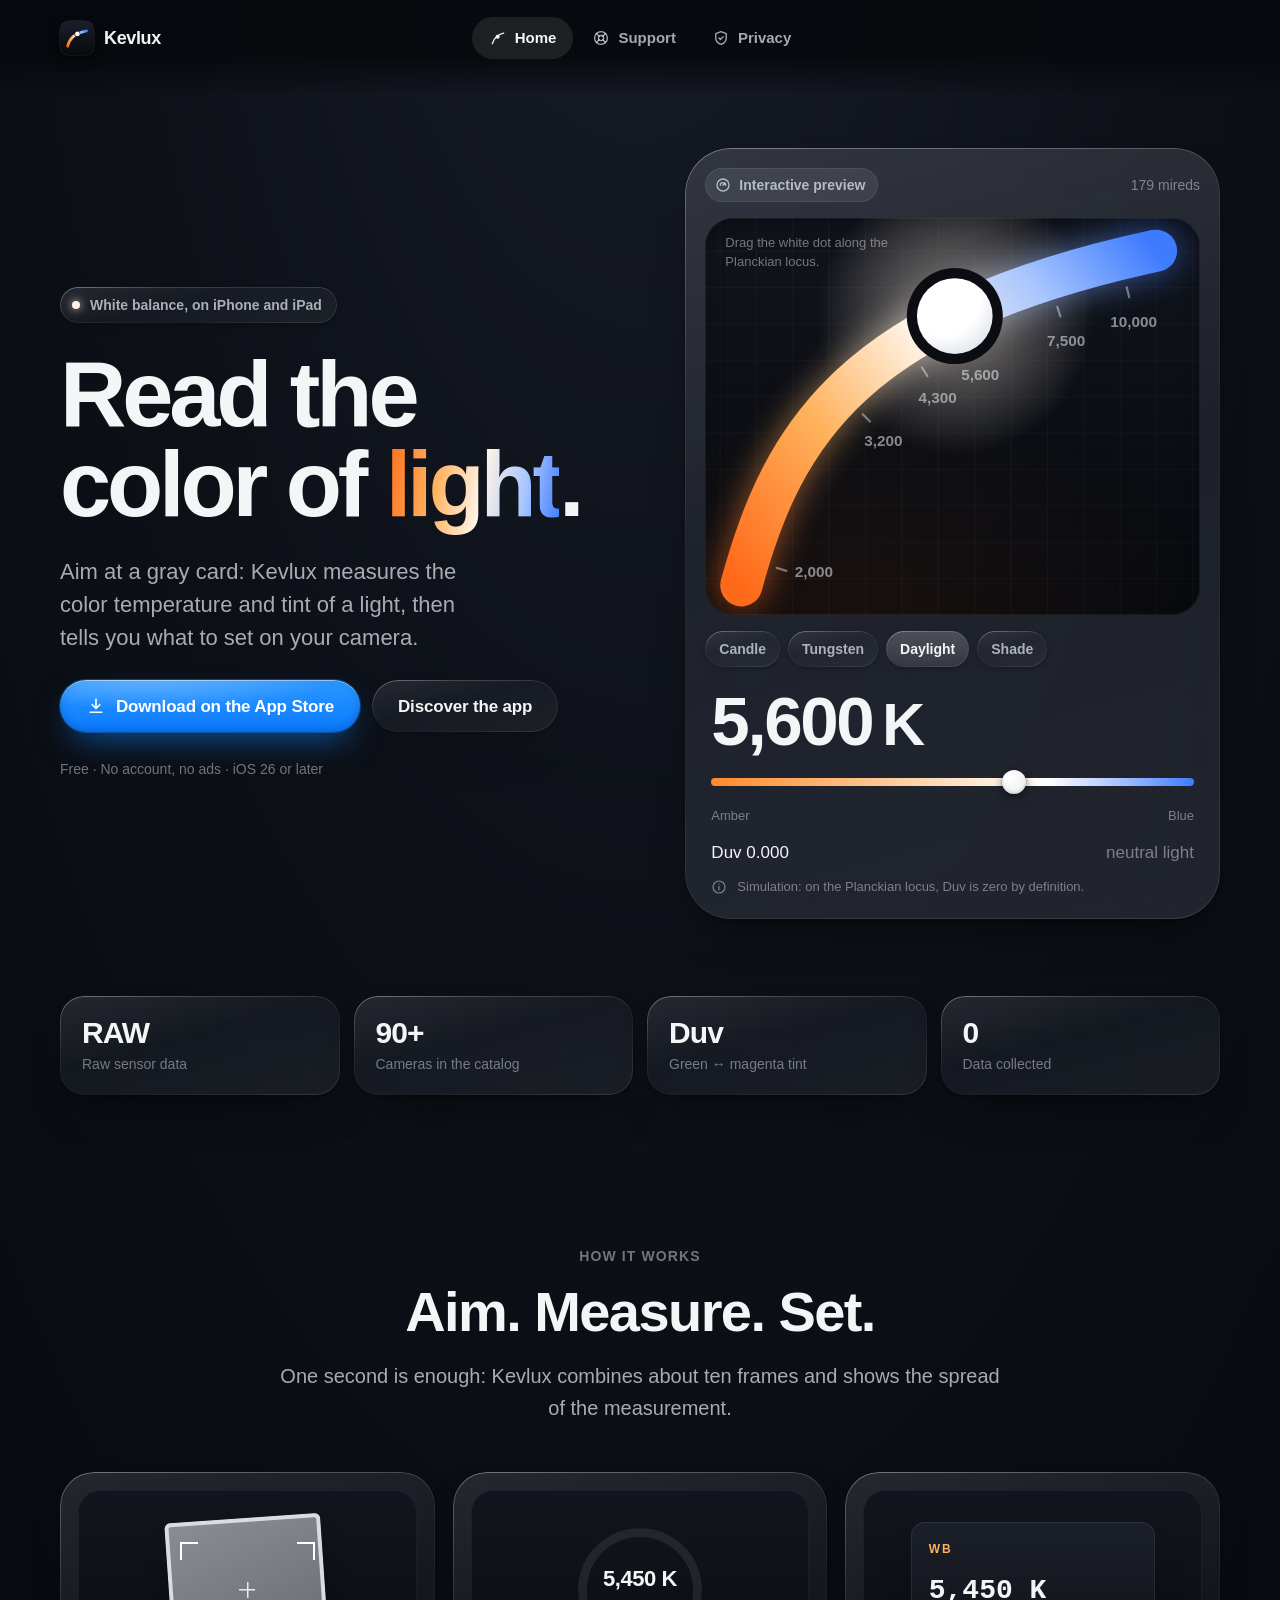
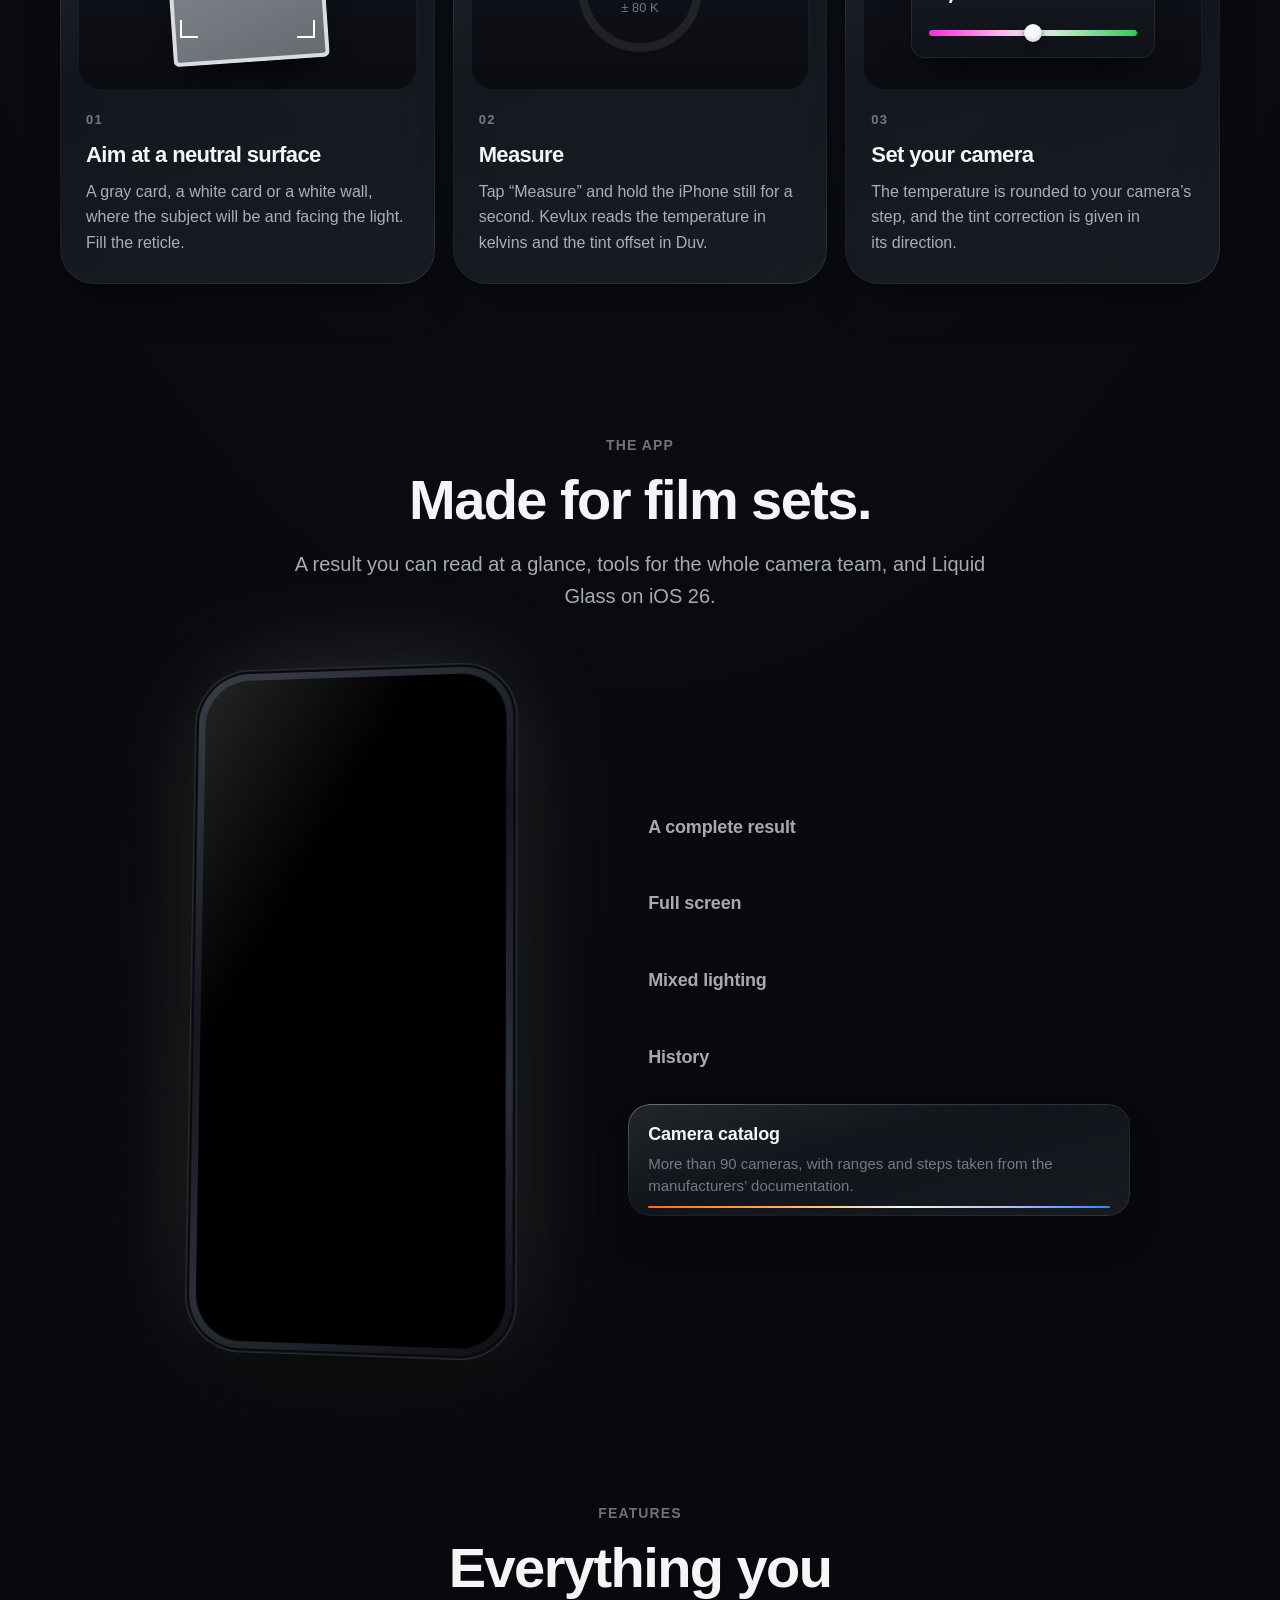
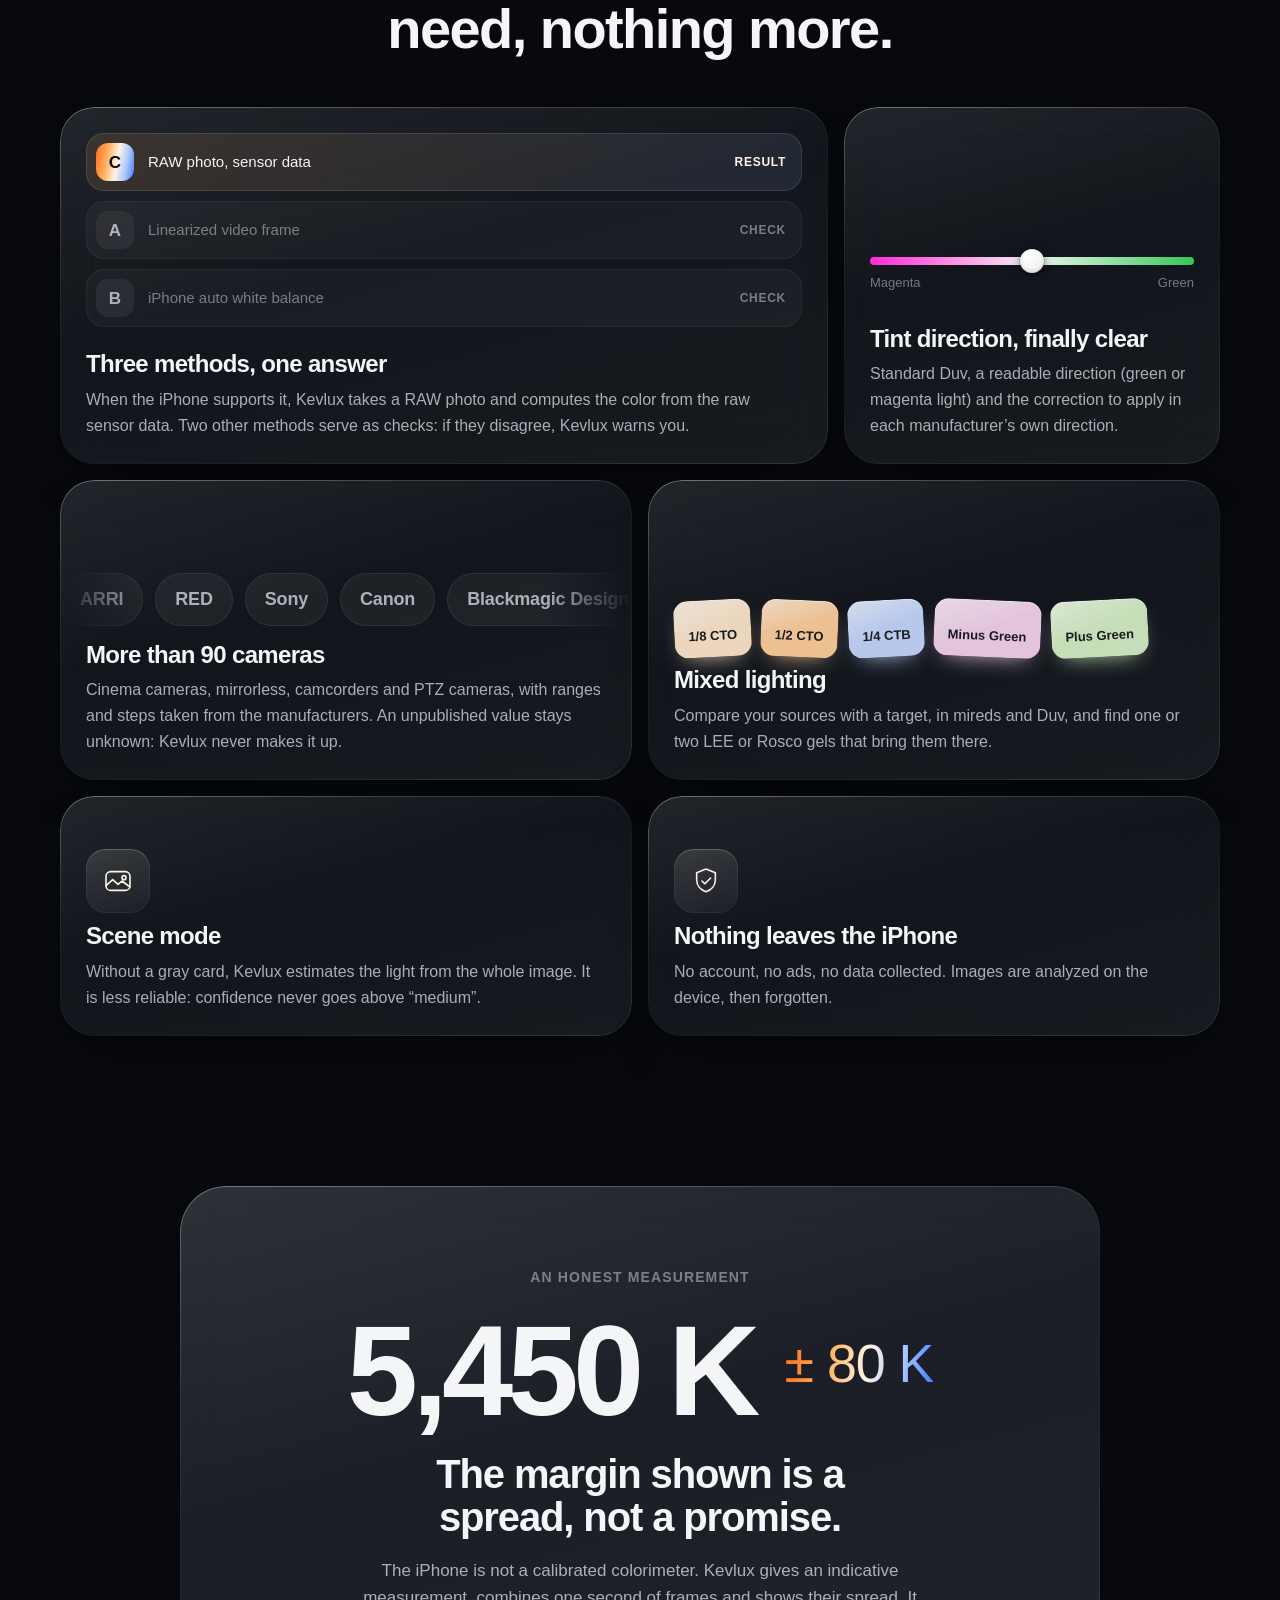
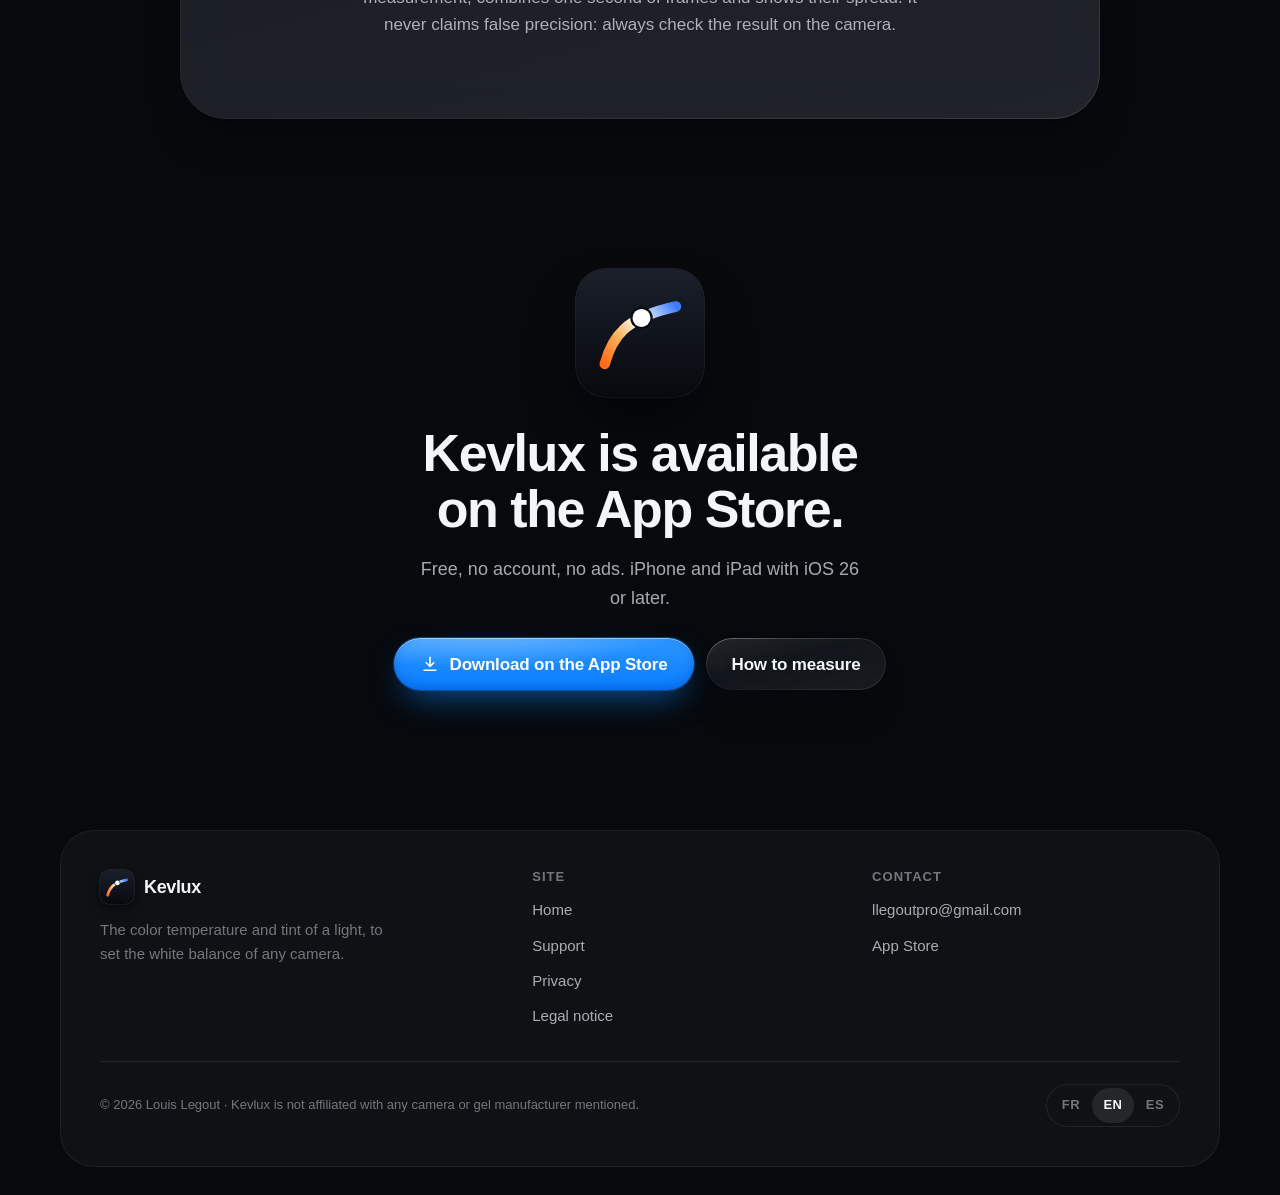
<file: index.html>
<!doctype html>
<html lang="fr">
<head>
  <meta charset="utf-8">
  <meta name="viewport" content="width=device-width, initial-scale=1, viewport-fit=cover">
  <title data-i18n="home.meta.title">Kevlux — Température de couleur et teinte pour la balance des blancs</title>
  <meta name="description" content="Kevlux mesure la température de couleur et la teinte d’une lumière avec l’iPhone, pour régler la balance des blancs de n’importe quelle caméra." data-i18n-attr="content:home.meta.desc">
  <meta name="theme-color" content="#07090d">
  <meta property="og:type" content="website">
  <meta property="og:title" content="Kevlux">
  <meta property="og:description" content="Température de couleur et teinte, pour régler la balance des blancs de n’importe quelle caméra.">
  <link rel="icon" href="assets/img/kevlux-mark.svg" type="image/svg+xml">
  <link rel="apple-touch-icon" href="assets/img/apple-touch-icon.png">
  <link rel="stylesheet" href="assets/css/base/tokens.css">
  <link rel="stylesheet" href="assets/css/base/base.css">
  <link rel="stylesheet" href="assets/css/components/glass.css">
  <link rel="stylesheet" href="assets/css/components/controls.css">
  <link rel="stylesheet" href="assets/css/layout/site.css">
  <link rel="stylesheet" href="assets/css/pages/home.css">
  <script src="assets/js/core/lang.js"></script>
  <script src="assets/js/core/i18n.js" defer></script>
  <script src="assets/js/ui/glass.js" defer></script>
  <script src="assets/js/ui/reveal.js" defer></script>
  <script src="assets/js/pages/locus.js" defer></script>
  <script src="assets/js/pages/showcase.js" defer></script>
</head>
<body data-page="home">
  <a class="skip-link" href="#contenu" data-i18n="common.skip">Aller au contenu</a>
  <div class="ambient" aria-hidden="true"><span class="ambient-warm"></span><span class="ambient-cool"></span><span class="ambient-light"></span></div>

  <header class="site-header">
    <a class="brand" href="index.html">
      <img src="assets/img/kevlux-mark.svg" alt="" width="34" height="34">
      <span>Kevlux</span>
    </a>
    <nav class="tabbar glass glass-strong" aria-label="Navigation principale" data-i18n-attr="aria-label:nav.label">
      <a href="index.html" aria-current="page">
        <span class="glass-pill tab-pill" aria-hidden="true"></span>
        <svg viewBox="0 0 24 24" fill="none" stroke="currentColor" stroke-width="1.9" stroke-linecap="round" aria-hidden="true"><path d="M4.5 19.5C6.5 12 10.5 7.5 19.5 5.5"/><circle cx="11.6" cy="10.2" r="2.7" fill="currentColor" stroke="none"/></svg>
        <span data-i18n="nav.home">Accueil</span>
      </a>
      <a href="assistance.html">
        <svg viewBox="0 0 24 24" fill="none" stroke="currentColor" stroke-width="1.8" stroke-linecap="round" aria-hidden="true"><circle cx="12" cy="12" r="8.5"/><circle cx="12" cy="12" r="3.4"/><path d="m6 6 3.6 3.6m4.8 4.8L18 18m0-12-3.6 3.6m-4.8 4.8L6 18"/></svg>
        <span data-i18n="nav.support">Assistance</span>
      </a>
      <a href="confidentialite.html">
        <svg viewBox="0 0 24 24" fill="none" stroke="currentColor" stroke-width="1.8" stroke-linecap="round" stroke-linejoin="round" aria-hidden="true"><path d="M12 3.5 5 6.2v5.4c0 4.2 2.9 7.6 7 8.9 4.1-1.3 7-4.7 7-8.9V6.2z"/><path d="m9.2 12.1 2 2 3.8-3.9"/></svg>
        <span data-i18n="nav.privacy">Confidentialité</span>
      </a>
    </nav>
  </header>

  <main id="contenu">
    <section class="hero container">
      <div class="hero-copy">
        <p class="eyebrow glass reveal"><span class="dot"></span><span data-i18n="home.hero.eyebrow">Balance des blancs, sur iPhone et iPad</span></p>
        <h1 class="hero-title reveal" style="--d:.08s" data-i18n="home.hero.title">Lisez la couleur de la <span class="locus-text">lumière</span>.</h1>
        <p class="hero-lead reveal" style="--d:.16s" data-i18n="home.hero.lead">Visez une carte grise : Kevlux mesure la température et la teinte d’une lumière, puis vous dit quoi régler sur votre caméra.</p>
        <div class="hero-actions reveal" style="--d:.24s">
          <a class="btn btn-primary" href="https://apps.apple.com/app/kevlux/id6834944271">
            <svg viewBox="0 0 24 24" fill="none" stroke="currentColor" stroke-width="2" stroke-linecap="round" stroke-linejoin="round" aria-hidden="true"><path d="M12 4v11m0 0-4.5-4.5M12 15l4.5-4.5M5 19.5h14"/></svg>
            <span data-i18n="home.hero.cta">Télécharger sur l’App Store</span>
          </a>
          <a class="btn glass" href="#apercu" data-i18n="home.hero.more">Découvrir l’app</a>
        </div>
        <p class="hero-meta reveal" style="--d:.32s" data-i18n="home.hero.meta">Gratuit · Sans compte ni publicité · iOS 26 ou ultérieur</p>
      </div>

      <div class="instrument glass glass-strong reveal" style="--d:.12s">
        <div class="instrument-head">
          <span class="badge badge-neutral">
            <svg viewBox="0 0 24 24" fill="none" stroke="currentColor" stroke-width="2" stroke-linecap="round" aria-hidden="true"><path d="M8 12.5c0-2.2 1.8-4 4-4s4 1.8 4 4"/><path d="M12 12.5 14.5 10"/><circle cx="12" cy="12" r="9"/></svg>
            <span data-i18n="home.locus.badge">Aperçu interactif</span>
          </span>
          <span class="instrument-mired"><span class="num" data-locus-mired>179</span> <span data-i18n="home.locus.mired">mireds</span></span>
        </div>

        <div class="plate">
          <svg class="locus" viewBox="180 255 680 545" data-locus>
            <defs>
              <linearGradient id="locus-grad" gradientUnits="userSpaceOnUse" x1="230" y1="760" x2="800" y2="300">
                <stop offset="0" stop-color="#FF6A1A"/>
                <stop offset=".3" stop-color="#FFB15C"/>
                <stop offset=".55" stop-color="#FFF3E6"/>
                <stop offset=".78" stop-color="#A9C6FF"/>
                <stop offset="1" stop-color="#3D7BFF"/>
              </linearGradient>
              <radialGradient id="locus-glow">
                <stop offset="0" class="glow-stop" stop-opacity=".5"/>
                <stop offset="1" class="glow-stop" stop-opacity="0"/>
              </radialGradient>
              <radialGradient id="dot-sheen" cx=".35" cy=".28" r=".8">
                <stop offset="0" stop-color="#fff"/>
                <stop offset=".6" stop-color="#fff"/>
                <stop offset="1" stop-color="#dfe3ea"/>
              </radialGradient>
              <pattern id="locus-grid" width="50" height="50" patternUnits="userSpaceOnUse">
                <path d="M50 0H0v50" fill="none" stroke="#fff" stroke-opacity=".05" stroke-width="1.5"/>
              </pattern>
              <filter id="locus-blur" x="-20%" y="-20%" width="140%" height="140%"><feGaussianBlur stdDeviation="22"/></filter>
            </defs>
            <rect x="180" y="255" width="680" height="545" fill="url(#locus-grid)"/>
            <circle class="locus-halo" data-locus-halo cx="524" cy="391" r="190" fill="url(#locus-glow)"/>
            <path class="locus-bloom" d="M230 760C287 548 388 389 800 300" fill="none" stroke="url(#locus-grad)" stroke-width="64" stroke-linecap="round" filter="url(#locus-blur)" opacity=".5"/>
            <path class="locus-arc" data-locus-path d="M230 760C287 548 388 389 800 300" fill="none" stroke="url(#locus-grad)" stroke-width="58" stroke-linecap="round"/>
            <g class="locus-ticks" data-locus-ticks></g>
            <path class="locus-hit" d="M230 760C287 548 388 389 800 300" fill="none" stroke="transparent" stroke-width="150" stroke-linecap="round"/>
            <g class="locus-dot" data-locus-dot transform="translate(524 391)" tabindex="0" role="slider" aria-valuemin="1900" aria-valuemax="12000" aria-valuenow="5600" aria-valuetext="5600 K" aria-label="Température de couleur" data-i18n-attr="aria-label:home.locus.slider">
              <circle class="dot-ring" r="80" fill="none" stroke="#fff" stroke-width="2"/>
              <circle r="66" fill="#0b0d12"/>
              <circle class="dot-core" r="52" fill="url(#dot-sheen)"/>
            </g>
          </svg>
          <p class="plate-hint" data-i18n="home.locus.hint">Faites glisser le point blanc le long du lieu de Planck.</p>
        </div>

        <div class="presets" role="group" aria-label="Lumières types" data-i18n-attr="aria-label:home.locus.presets">
          <button type="button" class="chip glass glass-press" data-preset="1900" aria-pressed="false"><span data-i18n="home.locus.candle">Bougie</span></button>
          <button type="button" class="chip glass glass-press" data-preset="3200" aria-pressed="false"><span data-i18n="home.locus.tungsten">Tungstène</span></button>
          <button type="button" class="chip glass glass-press" data-preset="5600" aria-pressed="true"><span data-i18n="home.locus.daylight">Lumière du jour</span></button>
          <button type="button" class="chip glass glass-press" data-preset="7500" aria-pressed="false"><span data-i18n="home.locus.shade">Ombre</span></button>
        </div>

        <div class="readout">
          <p class="readout-value"><span class="num" data-locus-k>5 600</span><span class="readout-unit">K</span></p>
          <div class="gauge" data-locus-gauge><span class="gauge-knob"></span></div>
          <div class="gauge-labels"><span data-i18n="common.amber">Ambre</span><span data-i18n="common.blue">Bleu</span></div>
          <p class="readout-duv"><span>Duv <span class="num" data-num="0" data-digits="3">0,000</span></span><span data-i18n="common.neutral">lumière neutre</span></p>
          <p class="readout-note">
            <svg viewBox="0 0 24 24" fill="none" stroke="currentColor" stroke-width="1.8" stroke-linecap="round" aria-hidden="true"><circle cx="12" cy="12" r="9"/><path d="M12 11v5.5M12 7.6v.1"/></svg>
            <span data-i18n="home.locus.note">Simulation : sur le lieu de Planck, le Duv est nul par définition.</span>
          </p>
        </div>
      </div>
    </section>

    <section class="facts container" aria-label="En bref" data-i18n-attr="aria-label:home.facts.label">
      <div class="fact glass reveal">
        <strong>RAW</strong>
        <span data-i18n="home.facts.raw">Données brutes du capteur</span>
      </div>
      <div class="fact glass reveal" style="--d:.06s">
        <strong><span class="num" data-num="90">90</span>+</strong>
        <span data-i18n="home.facts.cameras">Caméras au catalogue</span>
      </div>
      <div class="fact glass reveal" style="--d:.12s">
        <strong>Duv</strong>
        <span data-i18n="home.facts.duv">Teinte vert ↔ magenta</span>
      </div>
      <div class="fact glass reveal" style="--d:.18s">
        <strong>0</strong>
        <span data-i18n="home.facts.data">Donnée collectée</span>
      </div>
    </section>

    <section class="section container" id="principe">
      <header class="section-head reveal">
        <span class="kicker" data-i18n="home.steps.kicker">Principe</span>
        <h2 data-i18n="home.steps.title">Visez. Mesurez. Réglez.</h2>
        <p data-i18n="home.steps.lead">Une seconde suffit : Kevlux combine une dizaine d’images et affiche la dispersion de la mesure.</p>
      </header>
      <ol class="steps">
        <li class="step glass reveal">
          <div class="step-art art-aim" aria-hidden="true">
            <span class="art-card"></span>
            <span class="art-reticle"><i></i><i></i><i></i><i></i></span>
            <span class="art-cross"></span>
          </div>
          <span class="step-index">01</span>
          <h3 data-i18n="home.steps.s1.title">Visez une surface neutre</h3>
          <p data-i18n="home.steps.s1.text">Une carte grise, une carte blanche ou un mur blanc, à l’endroit du sujet et face à la lumière. Remplissez le réticule.</p>
        </li>
        <li class="step glass reveal" style="--d:.08s">
          <div class="step-art art-measure" aria-hidden="true">
            <svg viewBox="0 0 120 120"><defs><linearGradient id="ring-grad" x1="0" y1="1" x2="1" y2="0"><stop offset="0" stop-color="#FFB15C"/><stop offset=".5" stop-color="#FFF3E6"/><stop offset="1" stop-color="#A9C6FF"/></linearGradient></defs><circle cx="60" cy="60" r="46" fill="none" stroke="#fff" stroke-opacity=".08" stroke-width="7"/><circle class="art-ring" cx="60" cy="60" r="46" fill="none" stroke="url(#ring-grad)" stroke-width="7" stroke-linecap="round" pathLength="100"/></svg>
            <span class="art-value"><span class="num" data-num="5450" data-unit="K">5 450 K</span><small class="num">± <span data-num="80" data-unit="K">80 K</span></small></span>
          </div>
          <span class="step-index">02</span>
          <h3 data-i18n="home.steps.s2.title">Mesurez</h3>
          <p data-i18n="home.steps.s2.text">Touchez « Mesurer » et gardez l’iPhone immobile une seconde. Kevlux lit la température en kelvins et l’écart de teinte en Duv.</p>
        </li>
        <li class="step glass reveal" style="--d:.16s">
          <div class="step-art art-camera" aria-hidden="true">
            <div class="art-lcd">
              <span class="art-lcd-label">WB</span>
              <span class="art-lcd-value num" data-num="5450" data-unit="K">5 450 K</span>
              <div class="gauge gauge-tint art-tint"><span class="gauge-knob"></span></div>
            </div>
          </div>
          <span class="step-index">03</span>
          <h3 data-i18n="home.steps.s3.title">Réglez votre caméra</h3>
          <p data-i18n="home.steps.s3.text">La température est arrondie au pas de votre caméra et la correction de teinte est indiquée dans son sens.</p>
        </li>
      </ol>
    </section>

    <section class="section container" id="apercu">
      <header class="section-head reveal">
        <span class="kicker" data-i18n="home.show.kicker">L’app</span>
        <h2 data-i18n="home.show.title">Pensée pour les plateaux.</h2>
        <p data-i18n="home.show.lead">Un résultat lisible d’un coup d’œil, des outils pour toute l’équipe image, et Liquid Glass sur iOS 26.</p>
      </header>
      <div class="showcase" data-showcase>
        <div class="phone reveal">
          <div class="phone-frame">
            <div class="phone-screen">
              <img class="is-active" src="assets/img/screens/fr/01-held.jpg" data-i18n-src="assets/img/screens/{lang}/01-held.jpg" alt="" width="600" height="1304" loading="lazy" decoding="async">
              <img src="assets/img/screens/fr/04-fullscreen.jpg" data-i18n-src="assets/img/screens/{lang}/04-fullscreen.jpg" alt="" width="600" height="1304" loading="lazy" decoding="async">
              <img src="assets/img/screens/fr/05-lighting.jpg" data-i18n-src="assets/img/screens/{lang}/05-lighting.jpg" alt="" width="600" height="1304" loading="lazy" decoding="async">
              <img src="assets/img/screens/fr/06-history.jpg" data-i18n-src="assets/img/screens/{lang}/06-history.jpg" alt="" width="600" height="1304" loading="lazy" decoding="async">
              <img src="assets/img/screens/fr/07-catalog.jpg" data-i18n-src="assets/img/screens/{lang}/07-catalog.jpg" alt="" width="600" height="1304" loading="lazy" decoding="async">
            </div>
            <span class="phone-island"></span>
            <span class="phone-glare"></span>
          </div>
        </div>
        <div class="show-list" role="tablist" aria-label="Écrans de l’app" data-i18n-attr="aria-label:home.show.label">
          <button type="button" class="show-item glass is-active" role="tab" aria-selected="true">
            <span class="show-progress"></span>
            <strong data-i18n="home.show.i1.title">Un résultat complet</strong>
            <span data-i18n="home.show.i1.text">Température au pas de votre caméra, teinte en Duv avec son sens, correction à régler et indicateur de confiance.</span>
          </button>
          <button type="button" class="show-item glass" role="tab" aria-selected="false">
            <span class="show-progress"></span>
            <strong data-i18n="home.show.i2.title">Plein écran</strong>
            <span data-i18n="home.show.i2.text">L’aperçu occupe tout l’écran, avec le seul bouton « Mesurer ».</span>
          </button>
          <button type="button" class="show-item glass" role="tab" aria-selected="false">
            <span class="show-progress"></span>
            <strong data-i18n="home.show.i3.title">Éclairage mixte</strong>
            <span data-i18n="home.show.i3.text">Comparez plusieurs sources à une cible et trouvez les gélatines LEE ou Rosco qui les accordent.</span>
          </button>
          <button type="button" class="show-item glass" role="tab" aria-selected="false">
            <span class="show-progress"></span>
            <strong data-i18n="home.show.i4.title">Historique</strong>
            <span data-i18n="home.show.i4.text">Chaque mesure enregistrée, avec la caméra cible et vos notes.</span>
          </button>
          <button type="button" class="show-item glass" role="tab" aria-selected="false">
            <span class="show-progress"></span>
            <strong data-i18n="home.show.i5.title">Catalogue de caméras</strong>
            <span data-i18n="home.show.i5.text">Plus de 90 caméras, avec leurs plages et leurs pas relevés dans la documentation des fabricants.</span>
          </button>
        </div>
      </div>
    </section>

    <section class="section container" id="fonctions">
      <header class="section-head reveal">
        <span class="kicker" data-i18n="home.feat.kicker">Fonctions</span>
        <h2 data-i18n="home.feat.title">Tout ce qu’il faut, rien de trop.</h2>
      </header>
      <div class="bento">
        <article class="tile tile-methods glass reveal">
          <div class="methods" aria-hidden="true">
            <div class="method method-main"><b>C</b><span data-i18n="home.feat.m.c">Photo RAW, données du capteur</span><em data-i18n="home.feat.m.main">Résultat</em></div>
            <div class="method"><b>A</b><span data-i18n="home.feat.m.a">Image vidéo linéarisée</span><em data-i18n="home.feat.m.check">Contrôle</em></div>
            <div class="method"><b>B</b><span data-i18n="home.feat.m.b">Balance automatique de l’iPhone</span><em data-i18n="home.feat.m.check2">Contrôle</em></div>
          </div>
          <h3 data-i18n="home.feat.methods.title">Trois méthodes, une réponse</h3>
          <p data-i18n="home.feat.methods.text">Quand l’iPhone le permet, Kevlux prend une photo RAW et calcule la couleur à partir des données brutes du capteur. Deux autres méthodes servent de contrôle : si elles ne sont pas d’accord, Kevlux vous prévient.</p>
        </article>

        <article class="tile tile-tint glass reveal" style="--d:.06s">
          <div class="tint-demo" aria-hidden="true">
            <div class="gauge gauge-tint"><span class="gauge-knob"></span></div>
            <div class="gauge-labels"><span data-i18n="common.magenta">Magenta</span><span data-i18n="common.green">Vert</span></div>
          </div>
          <h3 data-i18n="home.feat.tint.title">Le sens de la teinte, enfin clair</h3>
          <p data-i18n="home.feat.tint.text">Duv standard, sens lisible (lumière verte ou magenta) et correction à régler dans le sens propre au fabricant.</p>
        </article>

        <article class="tile tile-catalog glass reveal">
          <div class="marquee" aria-hidden="true">
            <div class="marquee-track">
              <span>ARRI</span><span>RED</span><span>Sony</span><span>Canon</span><span>Blackmagic Design</span><span>Panasonic</span><span>Nikon</span><span>DJI</span><span>PTZOptics</span>
              <span>ARRI</span><span>RED</span><span>Sony</span><span>Canon</span><span>Blackmagic Design</span><span>Panasonic</span><span>Nikon</span><span>DJI</span><span>PTZOptics</span>
            </div>
          </div>
          <h3 data-i18n="home.feat.catalog.title">Plus de 90 caméras</h3>
          <p data-i18n="home.feat.catalog.text">Cinéma, hybrides, caméscopes et caméras PTZ, avec plages et pas relevés chez les fabricants. Une valeur non publiée reste inconnue : Kevlux ne l’invente pas.</p>
        </article>

        <article class="tile tile-gels glass reveal" style="--d:.06s">
          <div class="gels" aria-hidden="true">
            <span style="--g:#ffe7cc">1/8 CTO</span>
            <span style="--g:#ffcf9c">1/2 CTO</span>
            <span style="--g:#c6d8ff">1/4 CTB</span>
            <span style="--g:#f6d3ee">Minus Green</span>
            <span style="--g:#d6f0c6">Plus Green</span>
          </div>
          <h3 data-i18n="home.feat.gels.title">Éclairage mixte</h3>
          <p data-i18n="home.feat.gels.text">Comparez vos sources à une cible, en mireds et en Duv, et trouvez une ou deux gélatines LEE ou Rosco qui les y amènent.</p>
        </article>

        <article class="tile tile-scene glass reveal">
          <div class="tile-icon" aria-hidden="true">
            <svg viewBox="0 0 48 48" fill="none" stroke="currentColor" stroke-width="2.4" stroke-linecap="round" stroke-linejoin="round"><rect x="6" y="10" width="36" height="28" rx="7"/><path d="m6 31 10-9 8 7 6-5 12 9"/><circle cx="33" cy="19" r="3"/></svg>
          </div>
          <h3 data-i18n="home.feat.scene.title">Mode Scène</h3>
          <p data-i18n="home.feat.scene.text">Sans carte grise, Kevlux estime la lumière sur toute l’image. C’est moins sûr : la confiance ne dépasse jamais « moyenne ».</p>
        </article>

        <article class="tile tile-privacy glass reveal" style="--d:.06s">
          <div class="tile-icon" aria-hidden="true">
            <svg viewBox="0 0 48 48" fill="none" stroke="currentColor" stroke-width="2.4" stroke-linecap="round" stroke-linejoin="round"><path d="M24 6 10 11.5v10.8c0 8.4 5.8 15.2 14 17.7 8.2-2.5 14-9.3 14-17.7V11.5z"/><path d="m18 24 4.2 4.2L31 19.5"/></svg>
          </div>
          <h3 data-i18n="home.feat.privacy.title">Rien ne quitte l’iPhone</h3>
          <p data-i18n="home.feat.privacy.text">Aucun compte, aucune publicité, aucune donnée collectée. Les images sont analysées sur l’appareil, puis oubliées.</p>
        </article>
      </div>
    </section>

    <section class="section container" id="honnete">
      <div class="honest-card glass glass-strong reveal">
        <span class="kicker" data-i18n="home.honest.kicker">Une mesure honnête</span>
        <p class="honest-figure" aria-hidden="true"><span class="num" data-num="5450" data-unit="K">5 450 K</span> <span class="honest-pm num">± <span data-num="80" data-unit="K">80 K</span></span></p>
        <h2 data-i18n="home.honest.title">La marge affichée est une dispersion, pas une promesse.</h2>
        <p data-i18n="home.honest.text">L’iPhone n’est pas un colorimètre étalonné. Kevlux donne une mesure indicative, combine les images d’une seconde et affiche leur dispersion. Il ne prétend jamais à une fausse précision : vérifiez toujours le rendu sur la caméra.</p>
      </div>
    </section>

    <section class="section container">
      <div class="cta reveal">
        <img class="cta-icon" src="assets/img/kevlux-mark.svg" alt="" width="128" height="128" loading="lazy">
        <h2 data-i18n="home.cta.title">Kevlux est disponible sur l’App Store.</h2>
        <p data-i18n="home.cta.text">Gratuit, sans compte ni publicité. iPhone et iPad sous iOS 26 ou ultérieur.</p>
        <div class="hero-actions">
          <a class="btn btn-primary" href="https://apps.apple.com/app/kevlux/id6834944271">
            <svg viewBox="0 0 24 24" fill="none" stroke="currentColor" stroke-width="2" stroke-linecap="round" stroke-linejoin="round" aria-hidden="true"><path d="M12 4v11m0 0-4.5-4.5M12 15l4.5-4.5M5 19.5h14"/></svg>
            <span data-i18n="home.hero.cta">Télécharger sur l’App Store</span>
          </a>
          <a class="btn glass" href="assistance.html" data-i18n="home.cta.support">Bien mesurer</a>
        </div>
      </div>
    </section>
  </main>

  <footer class="site-footer container">
    <div class="footer-card">
      <div class="footer-brand">
        <a class="brand" href="index.html"><img src="assets/img/kevlux-mark.svg" alt="" width="34" height="34"><span>Kevlux</span></a>
        <p data-i18n="footer.tagline">La température et la teinte d’une lumière, pour régler la balance des blancs de n’importe quelle caméra.</p>
      </div>
      <nav class="footer-col" aria-labelledby="f-site">
        <h2 id="f-site" data-i18n="footer.site">Site</h2>
        <ul>
          <li><a href="index.html" data-i18n="nav.home">Accueil</a></li>
          <li><a href="assistance.html" data-i18n="nav.support">Assistance</a></li>
          <li><a href="confidentialite.html" data-i18n="nav.privacy">Confidentialité</a></li>
          <li><a href="mentions-legales.html" data-i18n="nav.legal">Mentions légales</a></li>
        </ul>
      </nav>
      <div class="footer-col">
        <h2 data-i18n="footer.contact">Contact</h2>
        <ul>
          <li><a href="mailto:llegoutpro@gmail.com?subject=Kevlux">llegoutpro@gmail.com</a></li>
          <li><a href="https://apps.apple.com/app/kevlux/id6834944271">App Store</a></li>
        </ul>
      </div>
      <div class="footer-bottom">
        <p class="footer-legal" data-i18n="footer.legal">© 2026 Louis Legout · Kevlux n’est affilié à aucun fabricant de caméras ou de gélatines cité.</p>
      <div class="lang-switch" role="group" aria-label="Langue" data-i18n-attr="aria-label:lang.label">
        <span class="glass-pill lang-pill" aria-hidden="true"></span>
        <button type="button" data-lang-btn="fr" lang="fr" aria-label="Français" aria-pressed="true">FR</button>
        <button type="button" data-lang-btn="en" lang="en" aria-label="English" aria-pressed="false">EN</button>
        <button type="button" data-lang-btn="es" lang="es" aria-label="Español" aria-pressed="false">ES</button>
      </div>
      </div>
    </div>
  </footer>
</body>
</html>
</file>
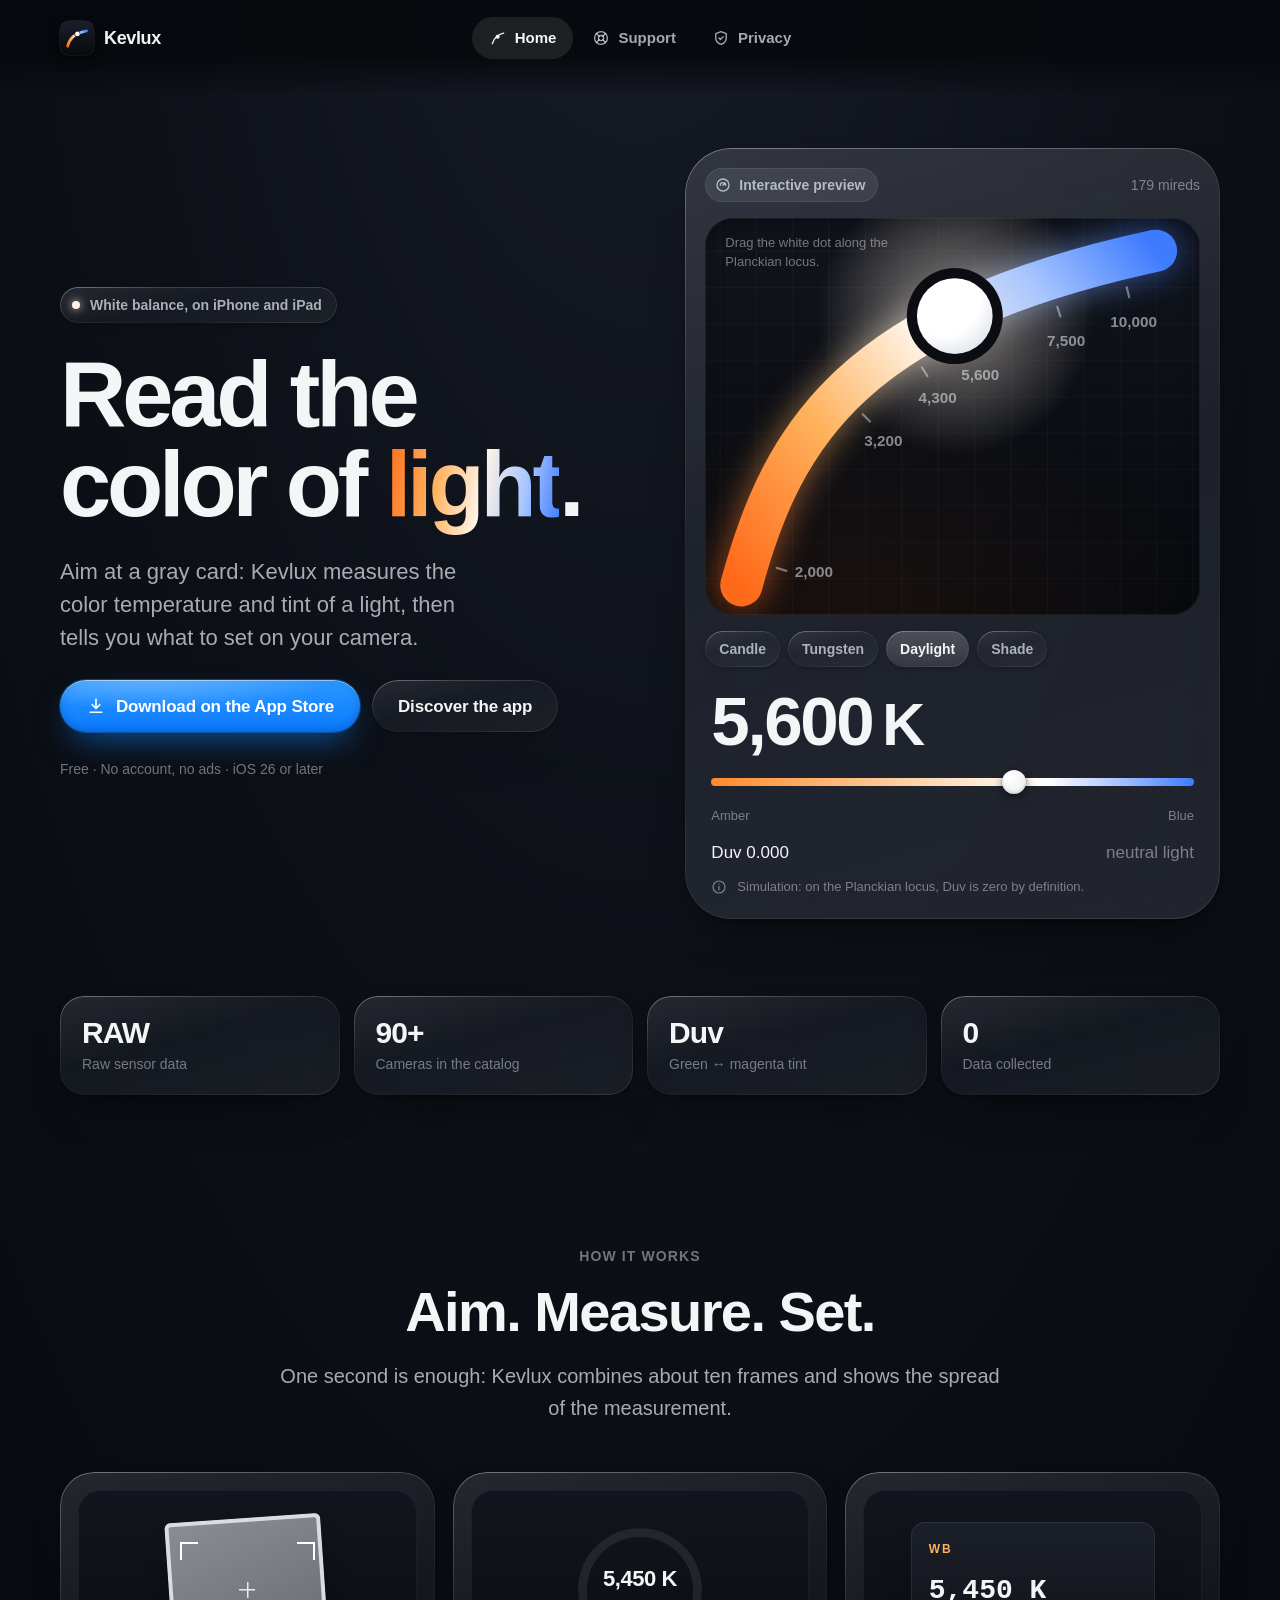
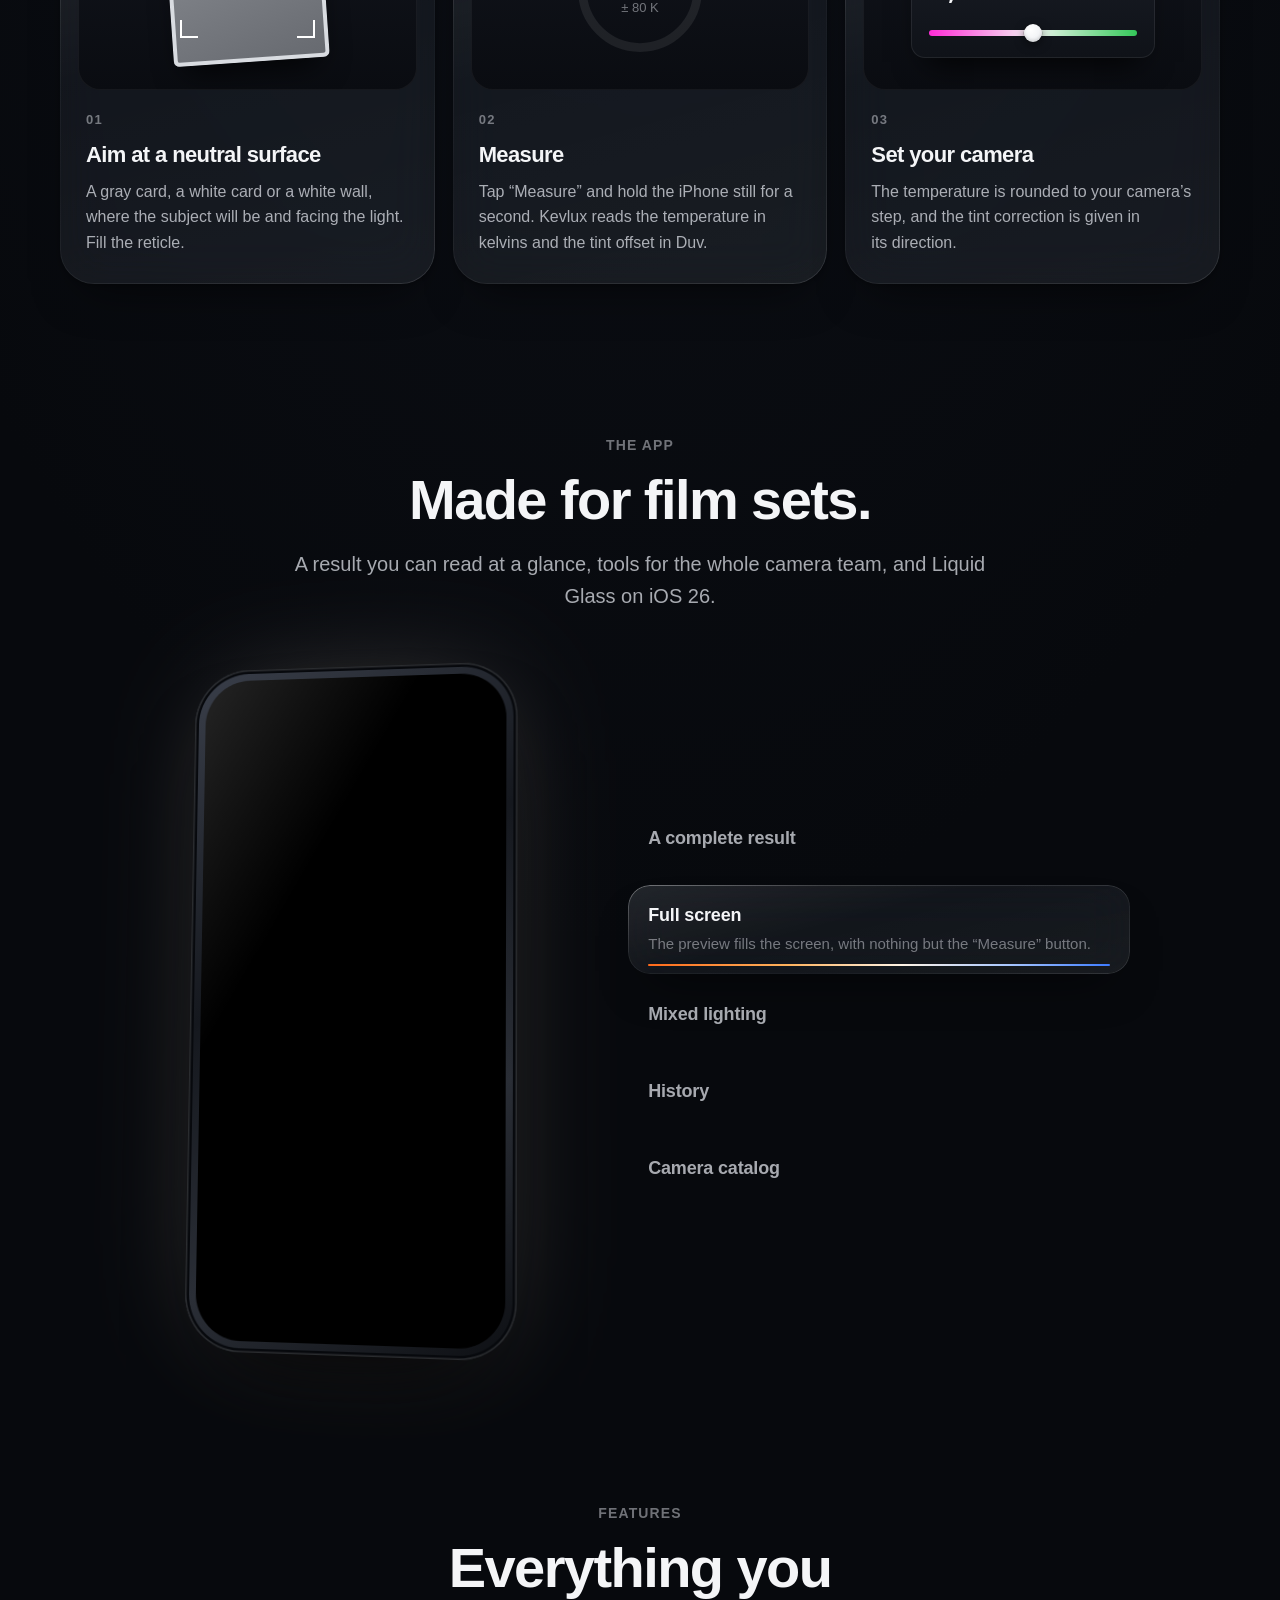
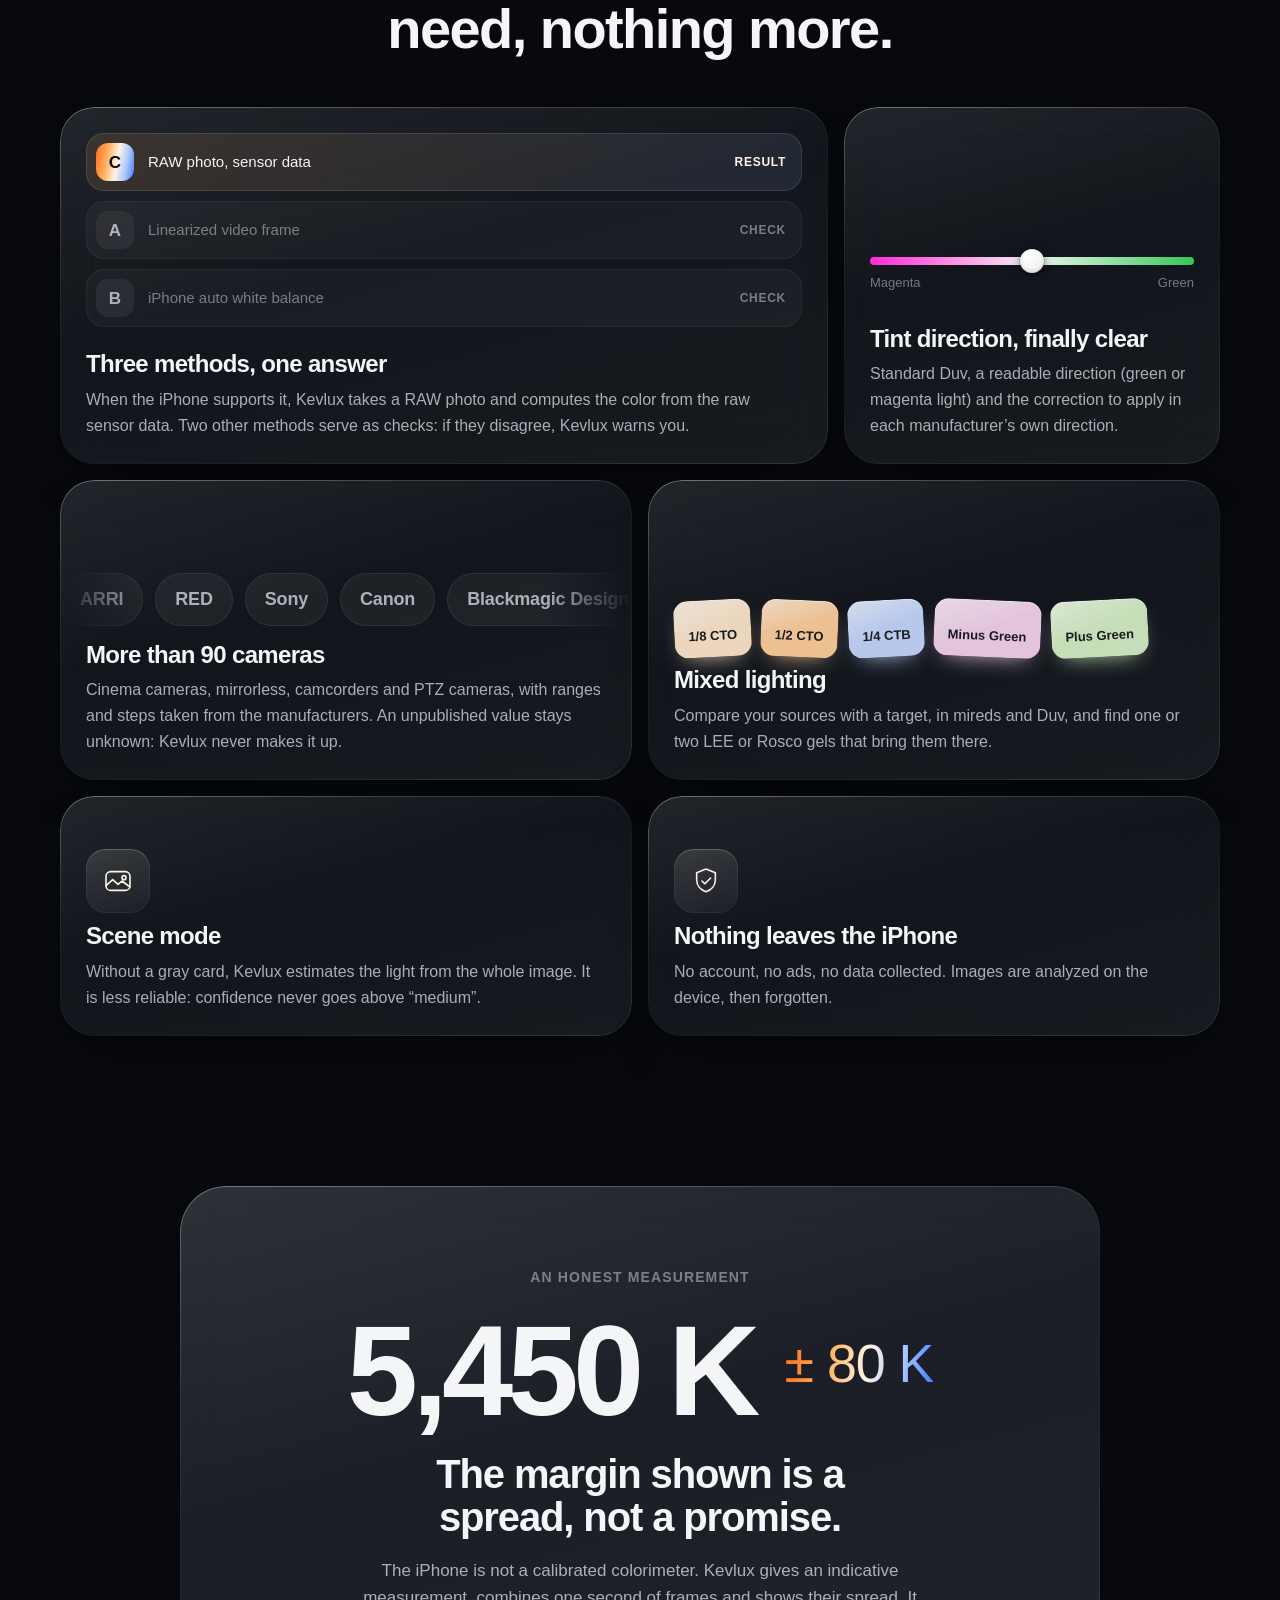
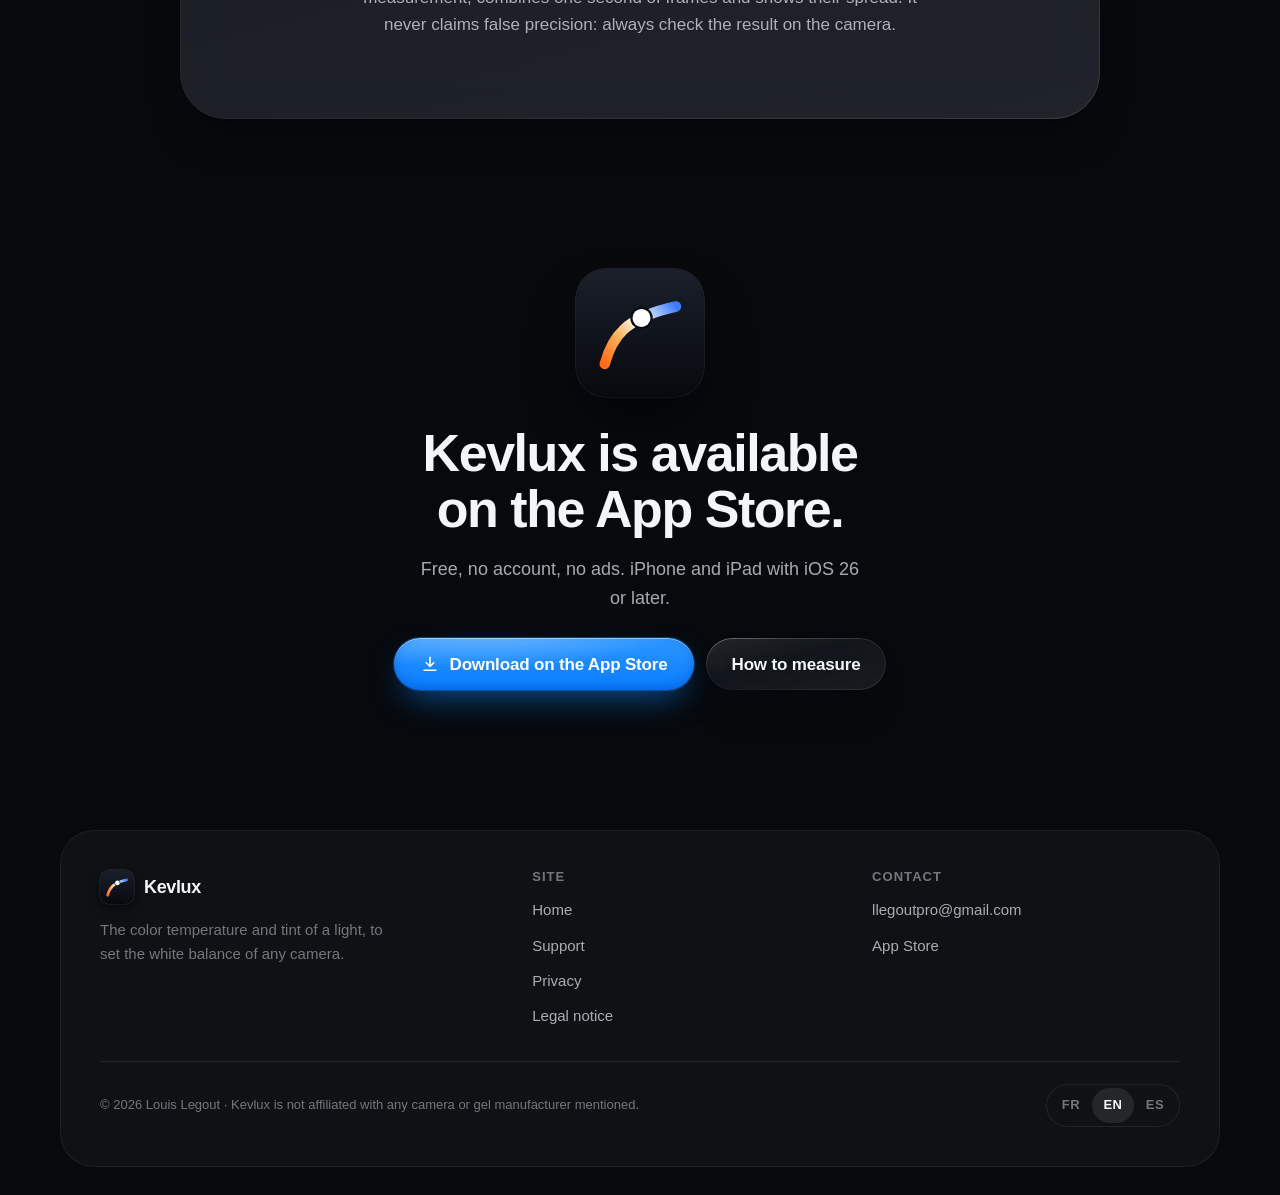
<file: en/index.html>
<!doctype html>
<html lang="en">
<head>
  <meta charset="utf-8">
  <meta name="viewport" content="width=device-width, initial-scale=1">
  <title>Kevlux</title>
  <meta name="robots" content="noindex">
  <link rel="canonical" href="https://louislgtpro.github.io/kevlux-site/index.html">
  <script src="../assets/js/core/legacy.js" data-lang="en" data-to="../index.html"></script>
  <meta http-equiv="refresh" content="0; url=../index.html">
</head>
<body>
  <p><a href="../index.html">Kevlux</a></p>
</body>
</html>
</file>
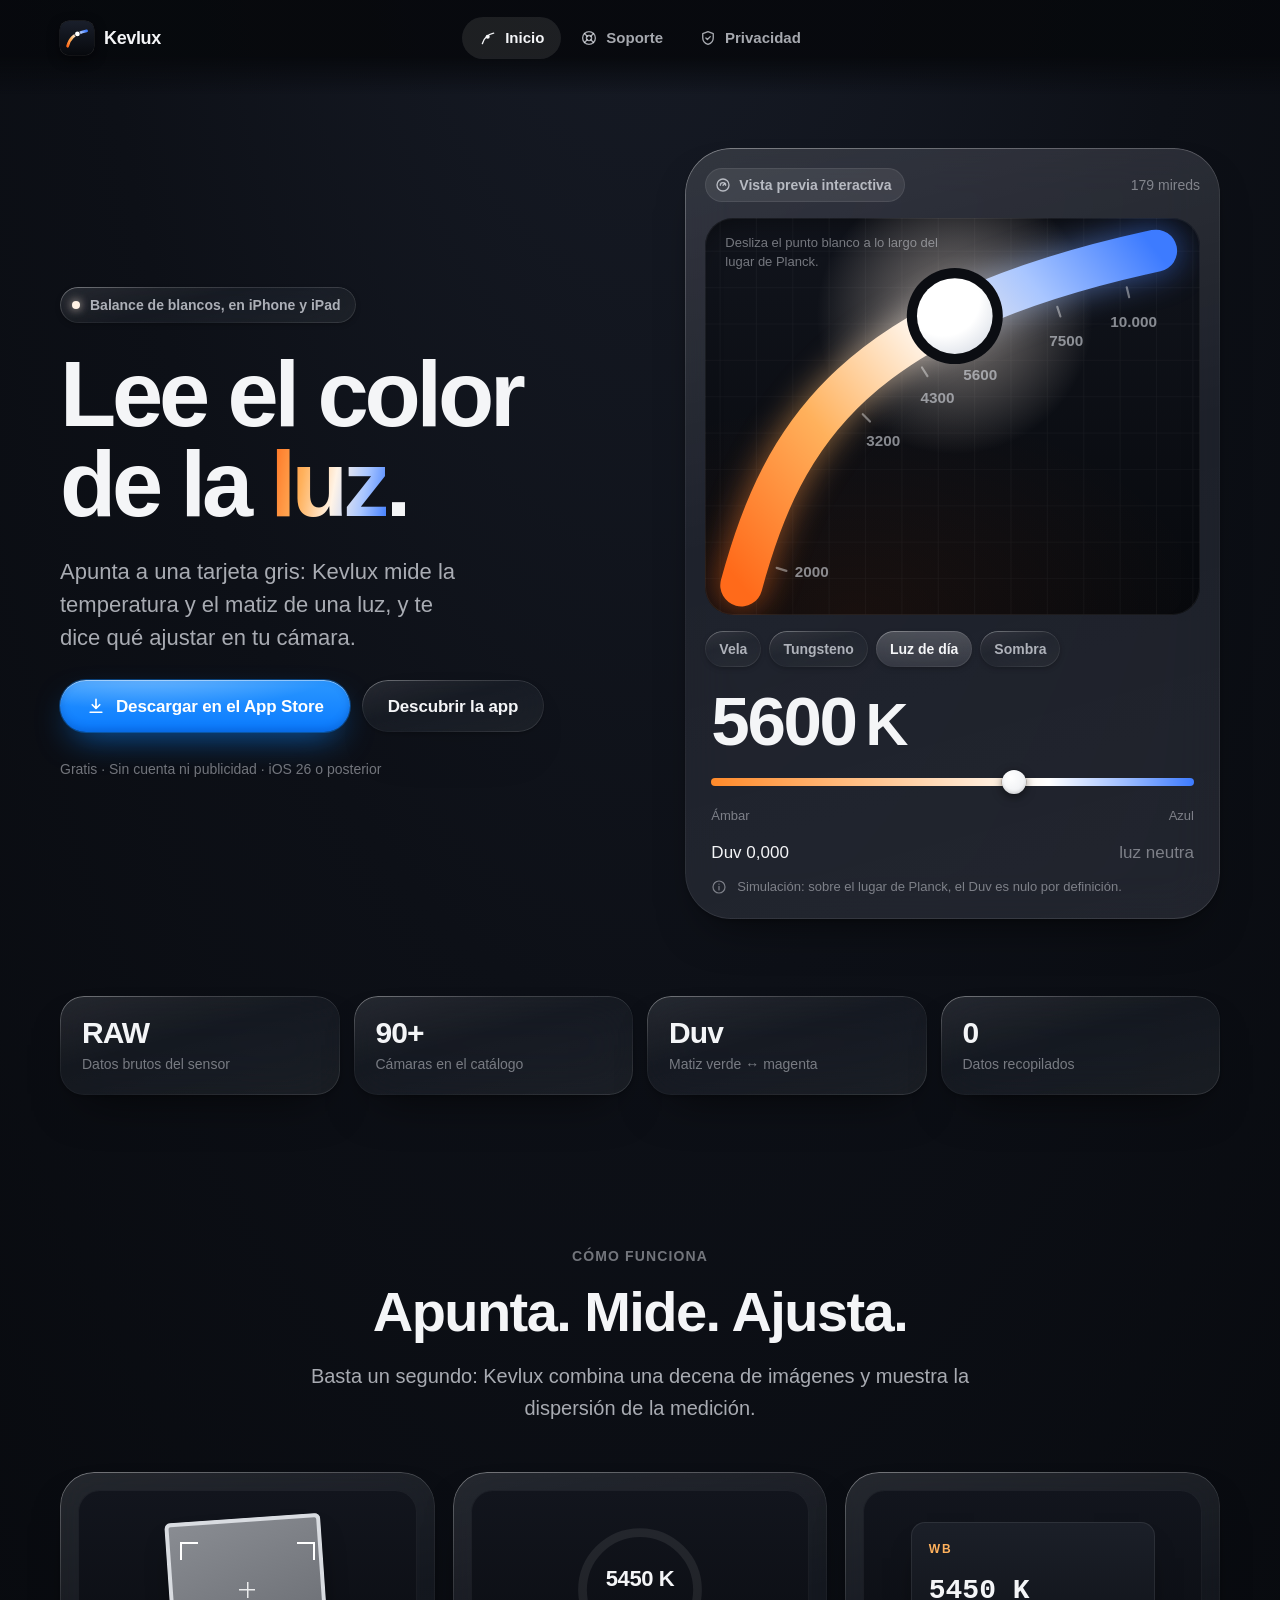
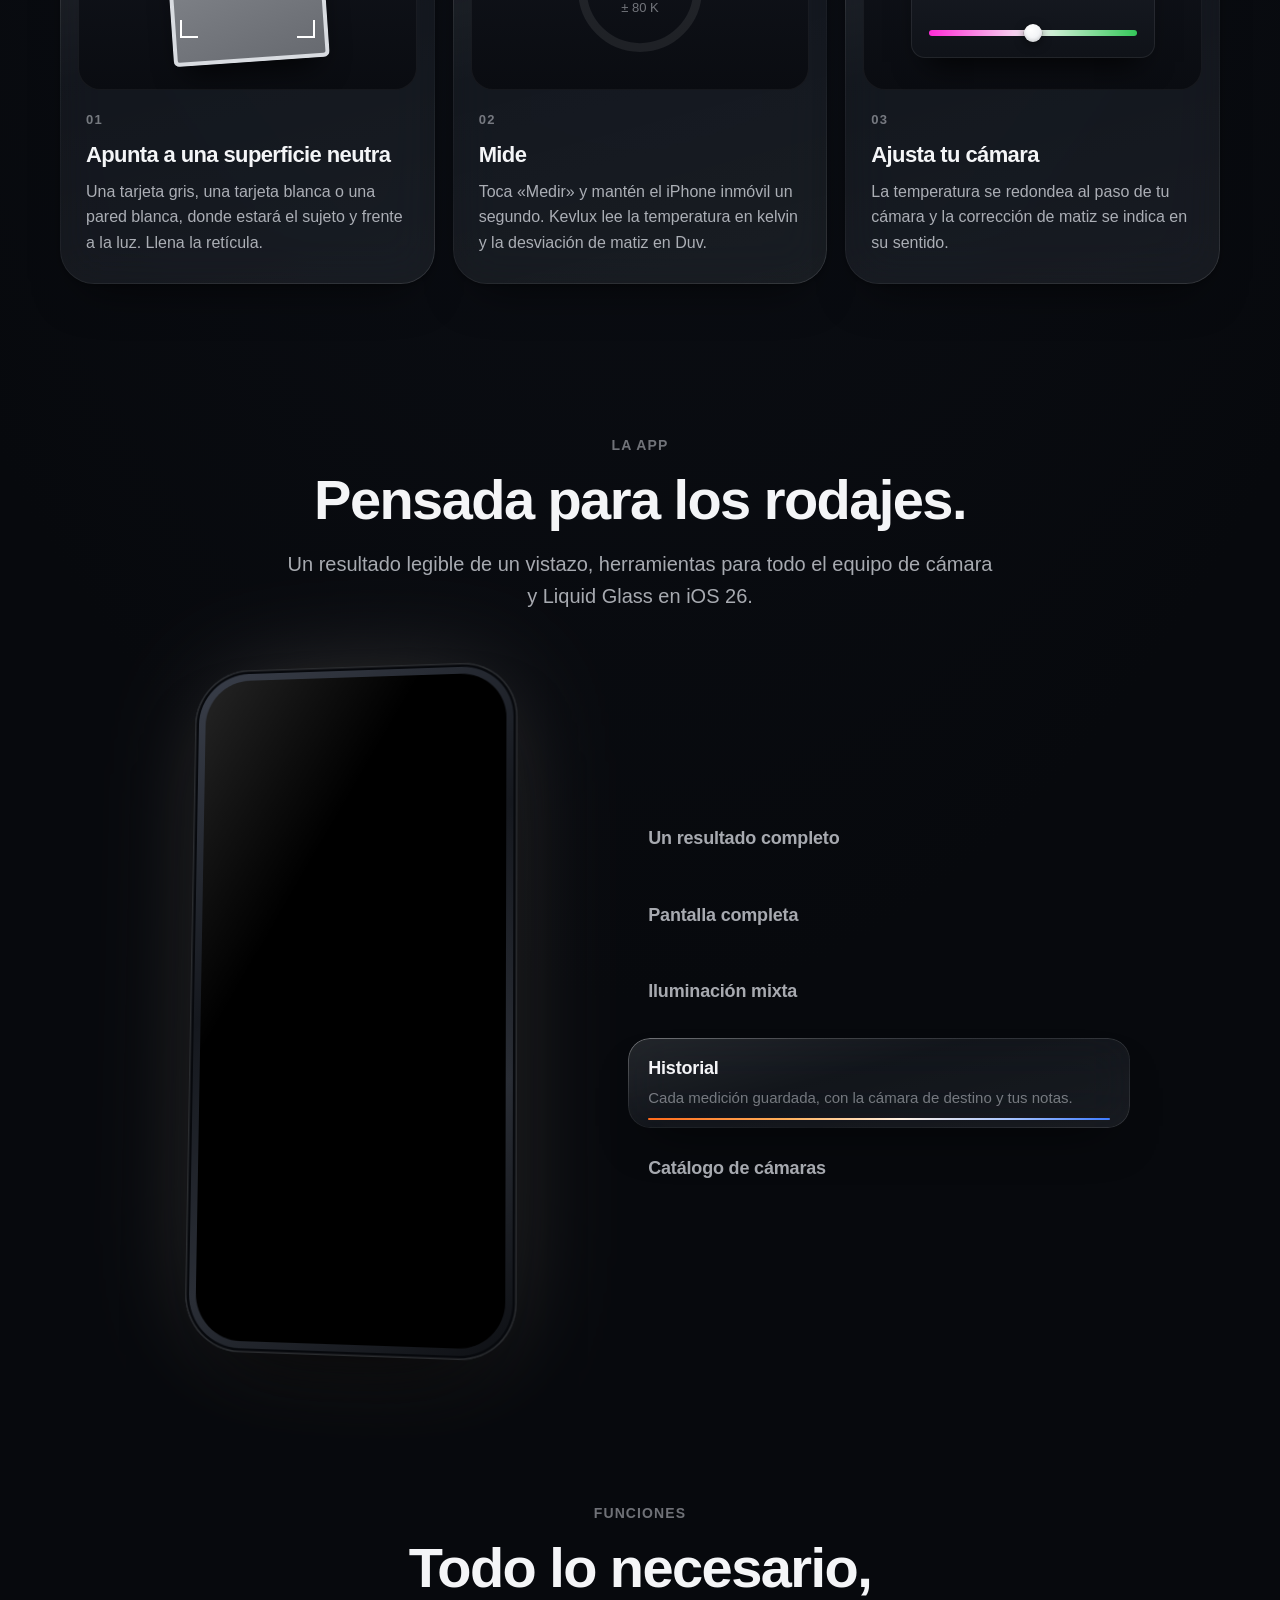
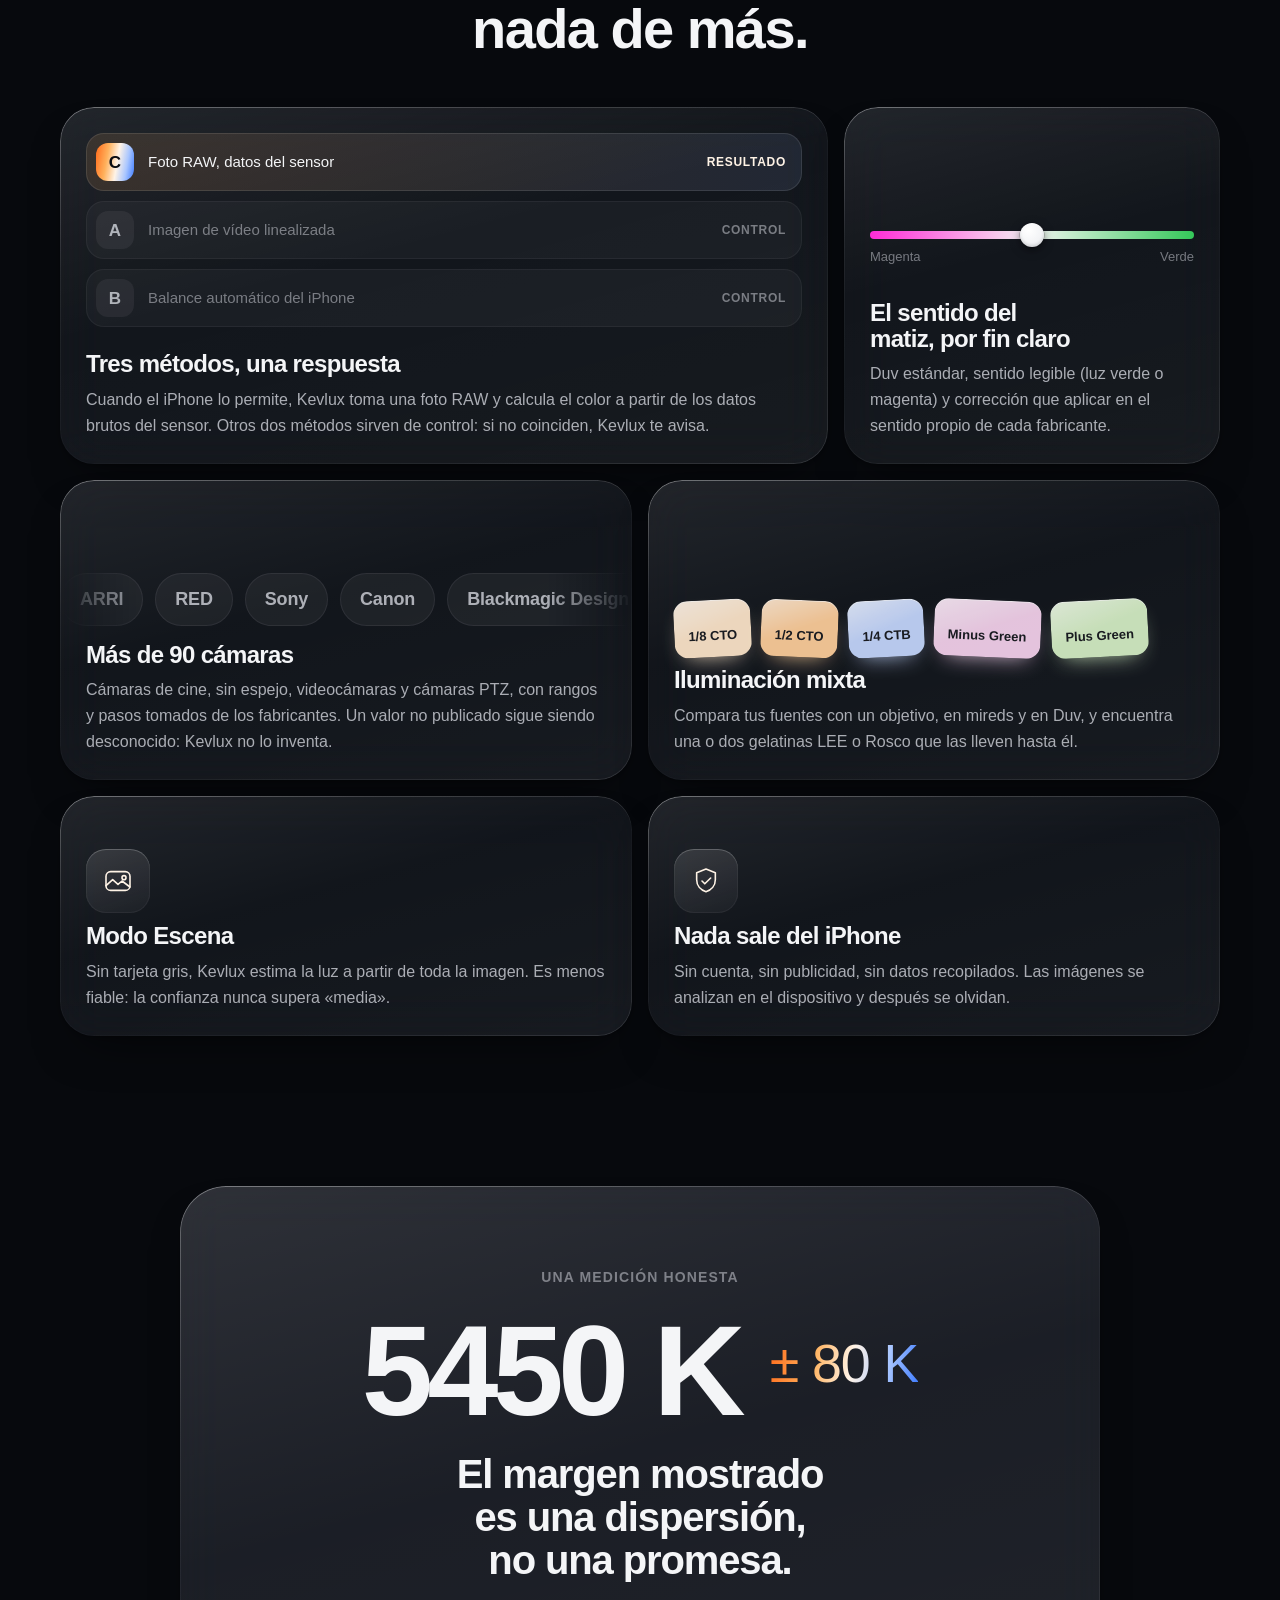
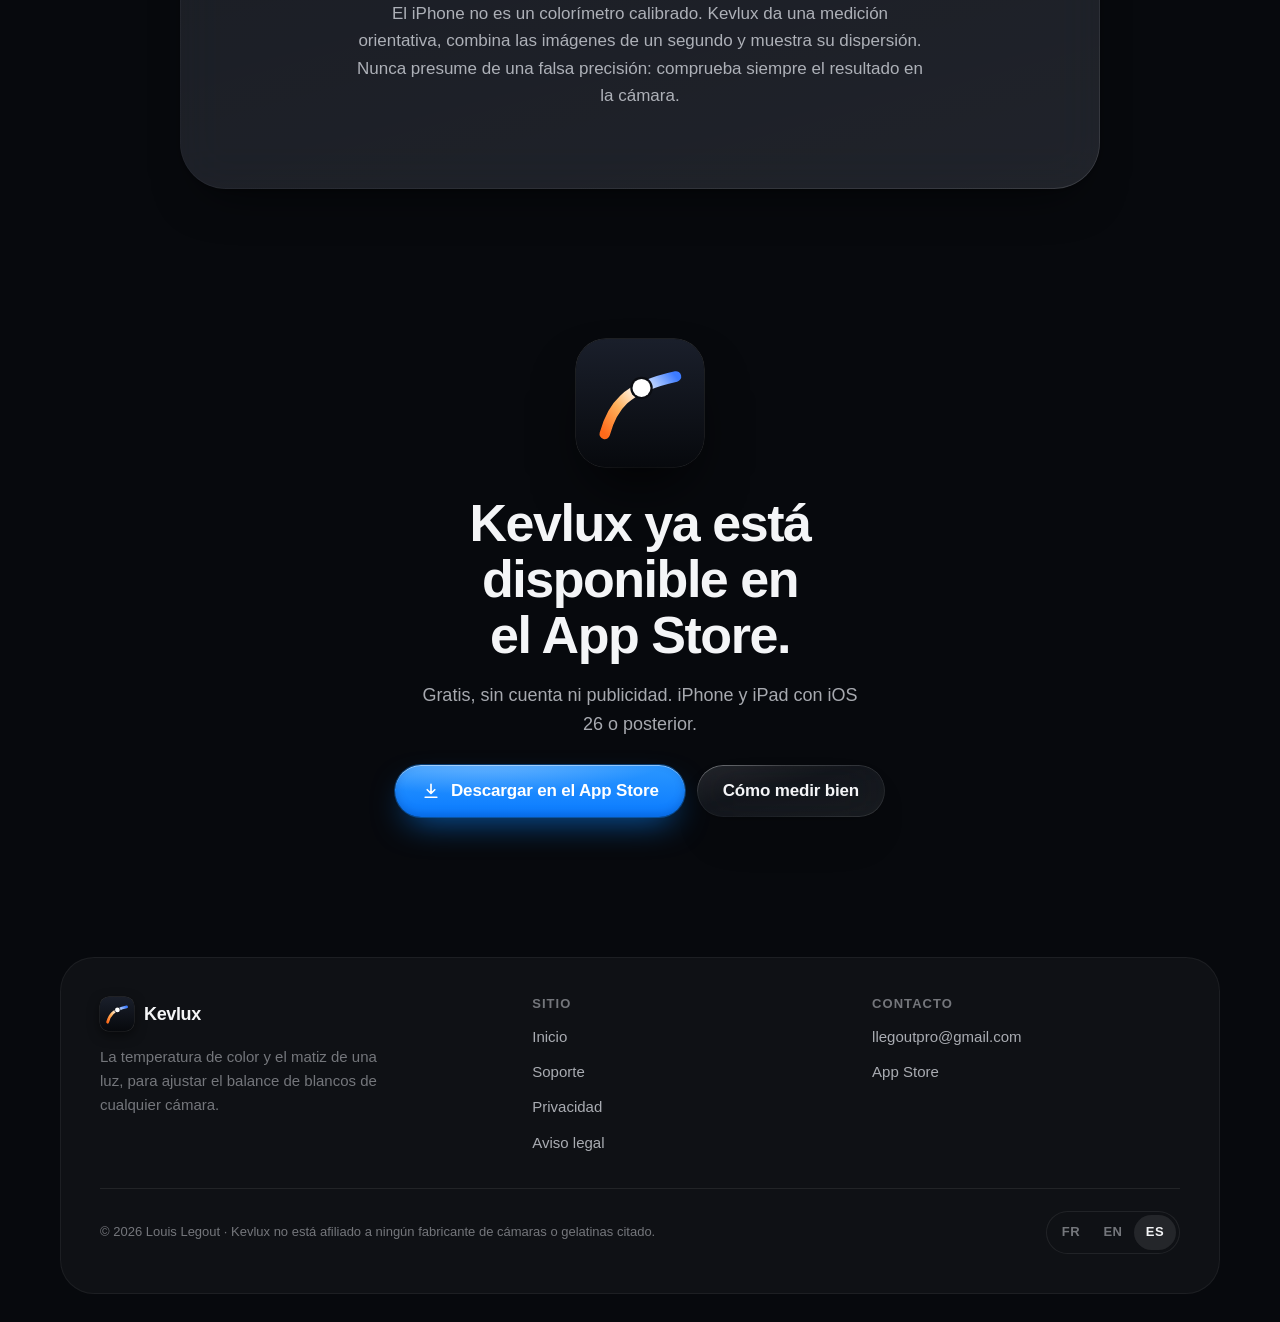
<file: es/index.html>
<!doctype html>
<html lang="es">
<head>
  <meta charset="utf-8">
  <meta name="viewport" content="width=device-width, initial-scale=1">
  <title>Kevlux</title>
  <meta name="robots" content="noindex">
  <link rel="canonical" href="https://louislgtpro.github.io/kevlux-site/index.html">
  <script src="../assets/js/core/legacy.js" data-lang="es" data-to="../index.html"></script>
  <meta http-equiv="refresh" content="0; url=../index.html">
</head>
<body>
  <p><a href="../index.html">Kevlux</a></p>
</body>
</html>
</file>
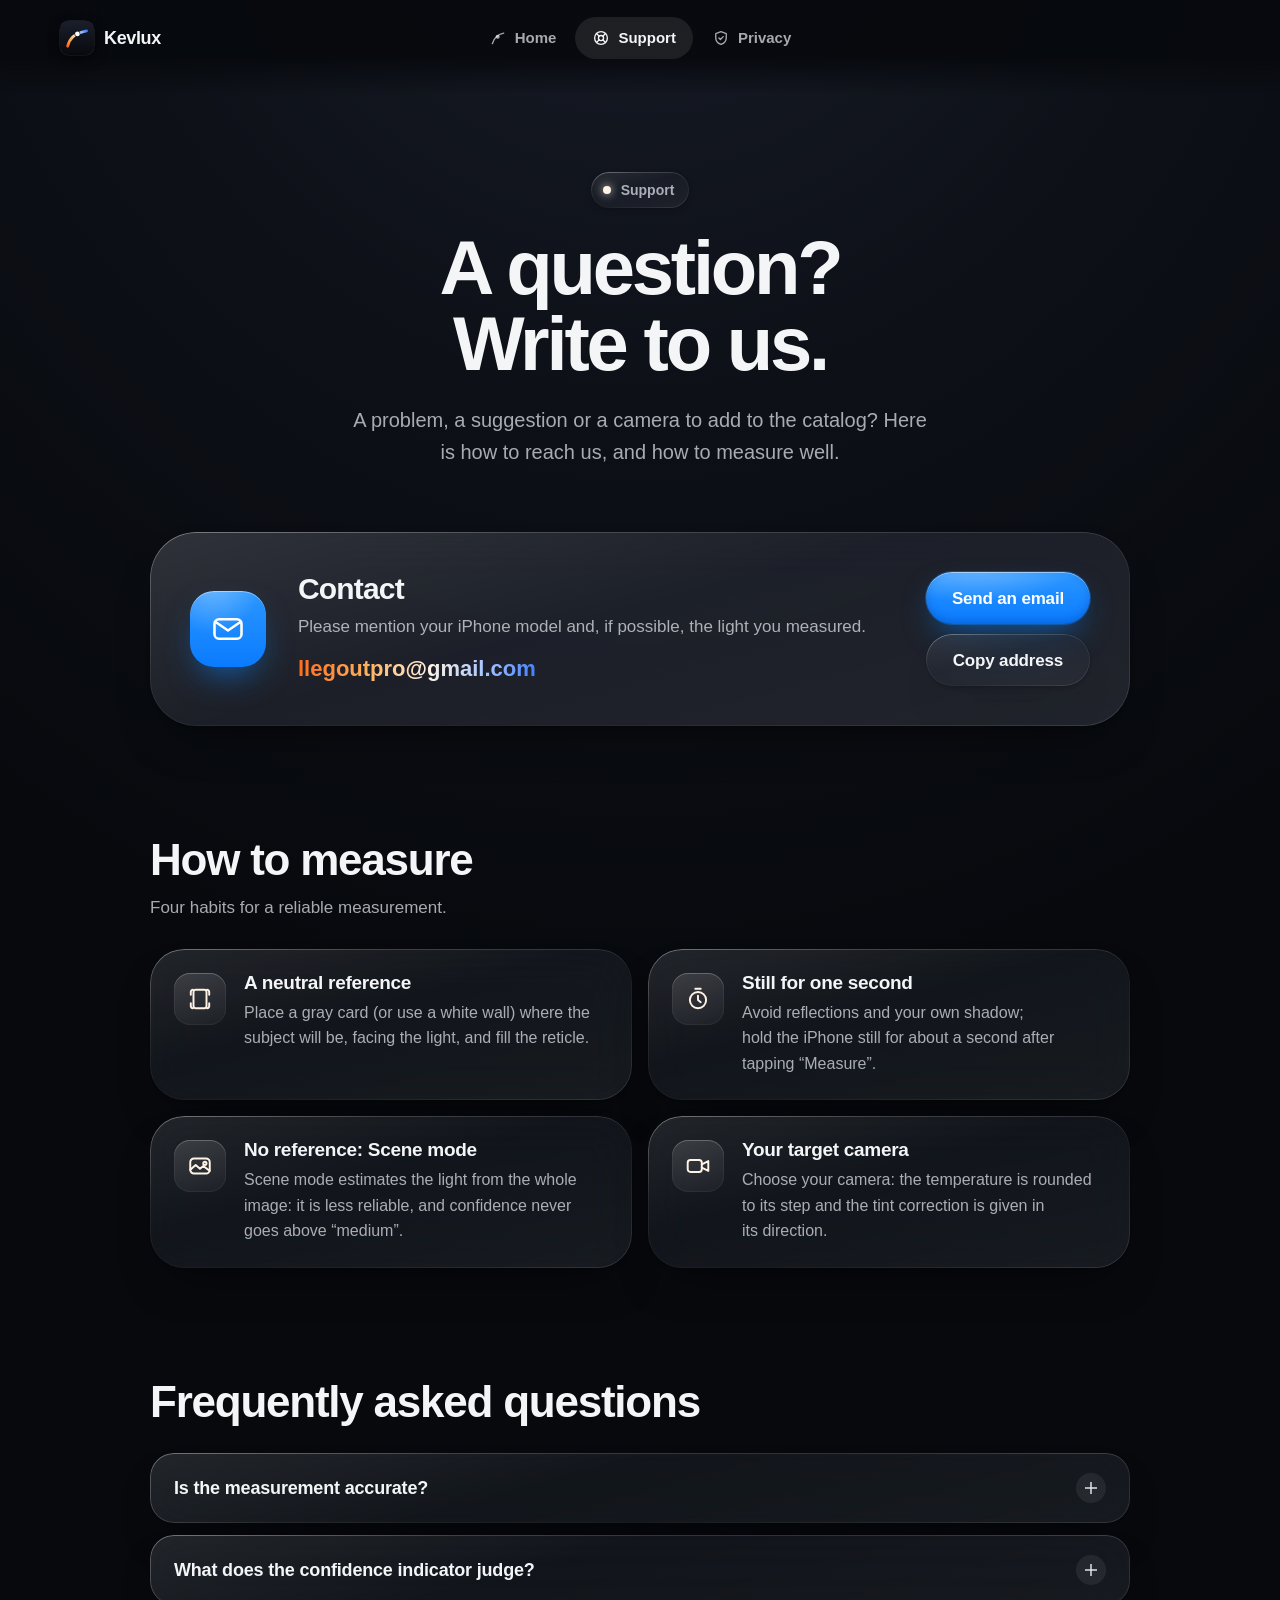
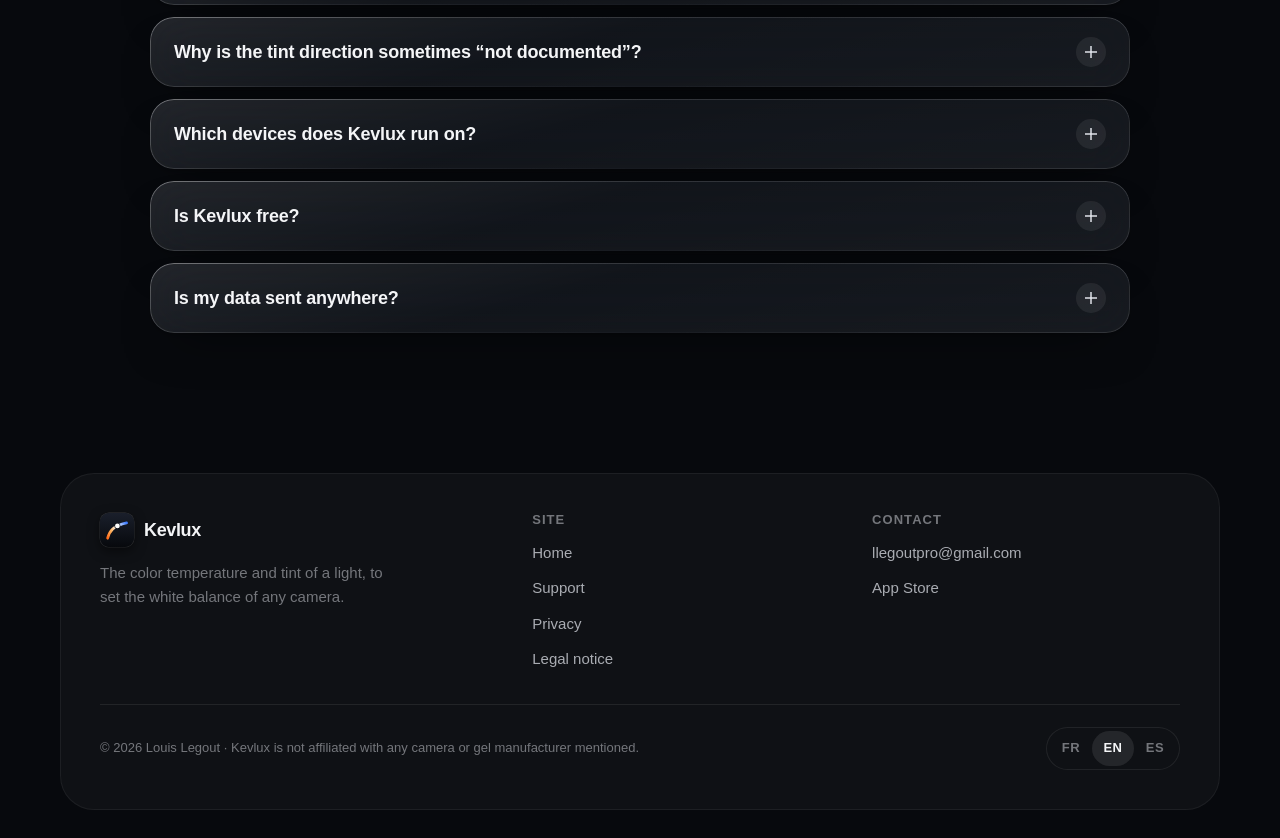
<file: assistance.html>
<!doctype html>
<html lang="fr">
<head>
  <meta charset="utf-8">
  <meta name="viewport" content="width=device-width, initial-scale=1, viewport-fit=cover">
  <title data-i18n="support.meta.title">Kevlux — Assistance</title>
  <meta name="description" content="Assistance de Kevlux : contact, conseils pour bien mesurer et questions fréquentes." data-i18n-attr="content:support.meta.desc">
  <meta name="theme-color" content="#07090d">
  <link rel="icon" href="assets/img/kevlux-mark.svg" type="image/svg+xml">
  <link rel="apple-touch-icon" href="assets/img/apple-touch-icon.png">
  <link rel="stylesheet" href="assets/css/base/tokens.css">
  <link rel="stylesheet" href="assets/css/base/base.css">
  <link rel="stylesheet" href="assets/css/components/glass.css">
  <link rel="stylesheet" href="assets/css/components/controls.css">
  <link rel="stylesheet" href="assets/css/layout/site.css">
  <link rel="stylesheet" href="assets/css/pages/doc.css">
  <script src="assets/js/core/lang.js"></script>
  <script src="assets/js/core/i18n.js" defer></script>
  <script src="assets/js/ui/glass.js" defer></script>
  <script src="assets/js/ui/reveal.js" defer></script>
  <script src="assets/js/pages/support.js" defer></script>
</head>
<body data-page="support">
  <a class="skip-link" href="#contenu" data-i18n="common.skip">Aller au contenu</a>
  <div class="ambient" aria-hidden="true"><span class="ambient-warm"></span><span class="ambient-cool"></span><span class="ambient-light"></span></div>

  <header class="site-header">
    <a class="brand" href="index.html">
      <img src="assets/img/kevlux-mark.svg" alt="" width="34" height="34">
      <span>Kevlux</span>
    </a>
    <nav class="tabbar glass glass-strong" aria-label="Navigation principale" data-i18n-attr="aria-label:nav.label">
      <a href="index.html">
        <svg viewBox="0 0 24 24" fill="none" stroke="currentColor" stroke-width="1.9" stroke-linecap="round" aria-hidden="true"><path d="M4.5 19.5C6.5 12 10.5 7.5 19.5 5.5"/><circle cx="11.6" cy="10.2" r="2.7" fill="currentColor" stroke="none"/></svg>
        <span data-i18n="nav.home">Accueil</span>
      </a>
      <a href="assistance.html" aria-current="page">
        <span class="glass-pill tab-pill" aria-hidden="true"></span>
        <svg viewBox="0 0 24 24" fill="none" stroke="currentColor" stroke-width="1.8" stroke-linecap="round" aria-hidden="true"><circle cx="12" cy="12" r="8.5"/><circle cx="12" cy="12" r="3.4"/><path d="m6 6 3.6 3.6m4.8 4.8L18 18m0-12-3.6 3.6m-4.8 4.8L6 18"/></svg>
        <span data-i18n="nav.support">Assistance</span>
      </a>
      <a href="confidentialite.html">
        <svg viewBox="0 0 24 24" fill="none" stroke="currentColor" stroke-width="1.8" stroke-linecap="round" stroke-linejoin="round" aria-hidden="true"><path d="M12 3.5 5 6.2v5.4c0 4.2 2.9 7.6 7 8.9 4.1-1.3 7-4.7 7-8.9V6.2z"/><path d="m9.2 12.1 2 2 3.8-3.9"/></svg>
        <span data-i18n="nav.privacy">Confidentialité</span>
      </a>
    </nav>
  </header>

  <main id="contenu">
    <section class="page-hero container">
      <svg class="page-arc" viewBox="200 260 640 540" aria-hidden="true"><defs><linearGradient id="page-arc-grad" gradientUnits="userSpaceOnUse" x1="230" y1="760" x2="800" y2="300"><stop offset="0" stop-color="#FF6A1A"/><stop offset=".3" stop-color="#FFB15C"/><stop offset=".55" stop-color="#FFF3E6"/><stop offset=".78" stop-color="#A9C6FF"/><stop offset="1" stop-color="#3D7BFF"/></linearGradient></defs><path d="M230 760C287 548 388 389 800 300" pathLength="1" fill="none" stroke="url(#page-arc-grad)" stroke-width="34" stroke-linecap="round"/></svg>
      <p class="eyebrow glass reveal"><span class="dot"></span><span data-i18n="nav.support">Assistance</span></p>
      <h1 class="reveal" style="--d:.08s" data-i18n="support.title">Une question ? Écrivez-nous.</h1>
      <p class="page-lead reveal" style="--d:.16s" data-i18n="support.lead">Un problème, une suggestion ou une caméra à ajouter au catalogue ? Voici comment nous joindre, et comment bien mesurer.</p>
    </section>

    <section class="container">
      <div class="contact-card glass glass-strong reveal">
        <span class="contact-icon" aria-hidden="true">
          <svg viewBox="0 0 24 24" fill="none" stroke="currentColor" stroke-width="1.7" stroke-linecap="round" stroke-linejoin="round"><rect x="3" y="5.5" width="18" height="13" rx="3"/><path d="m4 7.5 8 5.5 8-5.5"/></svg>
        </span>
        <div class="contact-text">
          <h2 data-i18n="support.contact.title">Contact</h2>
          <p data-i18n="support.contact.text">Précisez votre modèle d’iPhone et, si possible, la lumière mesurée.</p>
          <a class="contact-mail" href="mailto:llegoutpro@gmail.com?subject=Kevlux">llegoutpro@gmail.com</a>
        </div>
        <div class="contact-actions">
          <a class="btn btn-primary" href="mailto:llegoutpro@gmail.com?subject=Kevlux" data-i18n="support.contact.write">Écrire un e-mail</a>
          <button type="button" class="btn glass copy-btn" data-copy="llegoutpro@gmail.com">
            <span data-copy-label data-i18n="support.contact.copy">Copier l’adresse</span>
            <span data-copied data-i18n="support.contact.copied">Adresse copiée</span>
          </button>
        </div>
      </div>
    </section>

    <section class="container block" id="bien-mesurer">
      <header class="block-head reveal">
        <h2 data-i18n="support.tips.title">Bien mesurer</h2>
        <p data-i18n="support.tips.lead">Quatre gestes pour une mesure fiable.</p>
      </header>
      <ol class="tips">
        <li class="tip glass reveal">
          <span class="tip-icon" aria-hidden="true"><svg viewBox="0 0 24 24" fill="none" stroke="currentColor" stroke-width="1.8" stroke-linecap="round" stroke-linejoin="round"><rect x="6" y="3.5" width="12" height="17" rx="2"/><path d="M3.5 8V5.5a2 2 0 0 1 2-2M20.5 8V5.5a2 2 0 0 0-2-2M3.5 16v2.5a2 2 0 0 0 2 2M20.5 16v2.5a2 2 0 0 1-2 2"/></svg></span>
          <div>
            <h3 data-i18n="support.tips.t1.title">Une référence neutre</h3>
            <p data-i18n="support.tips.t1.text">Placez une carte grise (ou un mur blanc) à l’endroit du sujet, face à la lumière, et remplissez le réticule.</p>
          </div>
        </li>
        <li class="tip glass reveal" style="--d:.06s">
          <span class="tip-icon" aria-hidden="true"><svg viewBox="0 0 24 24" fill="none" stroke="currentColor" stroke-width="1.8" stroke-linecap="round" stroke-linejoin="round"><circle cx="12" cy="13" r="7.5"/><path d="M12 9v4l2.5 2M9.5 2.5h5"/></svg></span>
          <div>
            <h3 data-i18n="support.tips.t2.title">Immobile une seconde</h3>
            <p data-i18n="support.tips.t2.text">Évitez les reflets et votre propre ombre ; gardez l’iPhone immobile environ une seconde après avoir touché « Mesurer ».</p>
          </div>
        </li>
        <li class="tip glass reveal">
          <span class="tip-icon" aria-hidden="true"><svg viewBox="0 0 24 24" fill="none" stroke="currentColor" stroke-width="1.8" stroke-linecap="round" stroke-linejoin="round"><rect x="3" y="5" width="18" height="14" rx="3.5"/><path d="m3 15.5 5-4.5 4 3.5 3-2.5 6 4.5"/><circle cx="16.5" cy="9.5" r="1.5"/></svg></span>
          <div>
            <h3 data-i18n="support.tips.t3.title">Sans référence : le mode Scène</h3>
            <p data-i18n="support.tips.t3.text">Le mode Scène estime la lumière sur toute l’image : c’est moins sûr, la confiance ne dépasse jamais « moyenne ».</p>
          </div>
        </li>
        <li class="tip glass reveal" style="--d:.06s">
          <span class="tip-icon" aria-hidden="true"><svg viewBox="0 0 24 24" fill="none" stroke="currentColor" stroke-width="1.8" stroke-linecap="round" stroke-linejoin="round"><rect x="2.5" y="6.5" width="13" height="11" rx="2.5"/><path d="m15.5 10.5 6-3v9l-6-3"/></svg></span>
          <div>
            <h3 data-i18n="support.tips.t4.title">Votre caméra cible</h3>
            <p data-i18n="support.tips.t4.text">Choisissez votre caméra : la température est arrondie à son pas et la correction de teinte est indiquée dans son sens.</p>
          </div>
        </li>
      </ol>
    </section>

    <section class="container block" id="questions">
      <header class="block-head reveal">
        <h2 data-i18n="support.faq.title">Questions fréquentes</h2>
      </header>
      <div class="faq">
        <details class="glass reveal">
          <summary data-i18n="support.faq.q1">La mesure est-elle exacte ?</summary>
          <p class="faq-answer" data-i18n="support.faq.a1">Elle est indicative. L’iPhone n’est pas un colorimètre étalonné ; la marge affichée (±) est la dispersion des images, pas une exactitude garantie. Vérifiez toujours le rendu sur la caméra.</p>
        </details>
        <details class="glass reveal">
          <summary data-i18n="support.faq.q2">Que juge l’indicateur de confiance ?</summary>
          <p class="faq-answer" data-i18n="support.faq.a2">L’exposition de la zone mesurée (ni écrêtée, ni trop sombre), l’uniformité de sa couleur et la stabilité de la mesure dans le temps.</p>
        </details>
        <details class="glass reveal">
          <summary data-i18n="support.faq.q3">Pourquoi le sens de la teinte est-il parfois « non documenté » ?</summary>
          <p class="faq-answer" data-i18n="support.faq.a3">Peu de fabricants publient dans quel sens agissent les valeurs de teinte positives. Kevlux indique alors la couleur vers laquelle corriger ; l’outil « Vérifier avec Kevlux… » de la fiche caméra permet de le déterminer une fois pour toutes.</p>
        </details>
        <details class="glass reveal">
          <summary data-i18n="support.faq.q4">Sur quels appareils fonctionne Kevlux ?</summary>
          <p class="faq-answer" data-i18n="support.faq.a4">Sur iPhone et iPad, avec iOS 26 ou ultérieur. La mesure RAW dépend de l’appareil ; sans elle, Kevlux s’appuie sur ses deux autres méthodes.</p>
        </details>
        <details class="glass reveal">
          <summary data-i18n="support.faq.q5">Kevlux est-elle gratuite ?</summary>
          <p class="faq-answer" data-i18n="support.faq.a5">Oui : sans publicité, sans achat intégré et sans compte.</p>
        </details>
        <details class="glass reveal">
          <summary data-i18n="support.faq.q6">Mes données sont-elles envoyées quelque part ?</summary>
          <p class="faq-answer" data-i18n="support.faq.a6">Non. Voir la <a href="confidentialite.html">politique de confidentialité</a>.</p>
        </details>
      </div>
    </section>
  </main>

  <footer class="site-footer container">
    <div class="footer-card">
      <div class="footer-brand">
        <a class="brand" href="index.html"><img src="assets/img/kevlux-mark.svg" alt="" width="34" height="34"><span>Kevlux</span></a>
        <p data-i18n="footer.tagline">La température et la teinte d’une lumière, pour régler la balance des blancs de n’importe quelle caméra.</p>
      </div>
      <nav class="footer-col" aria-labelledby="f-site">
        <h2 id="f-site" data-i18n="footer.site">Site</h2>
        <ul>
          <li><a href="index.html" data-i18n="nav.home">Accueil</a></li>
          <li><a href="assistance.html" data-i18n="nav.support">Assistance</a></li>
          <li><a href="confidentialite.html" data-i18n="nav.privacy">Confidentialité</a></li>
          <li><a href="mentions-legales.html" data-i18n="nav.legal">Mentions légales</a></li>
        </ul>
      </nav>
      <div class="footer-col">
        <h2 data-i18n="footer.contact">Contact</h2>
        <ul>
          <li><a href="mailto:llegoutpro@gmail.com?subject=Kevlux">llegoutpro@gmail.com</a></li>
          <li><a href="https://apps.apple.com/app/kevlux/id6834944271">App Store</a></li>
        </ul>
      </div>
      <div class="footer-bottom">
        <p class="footer-legal" data-i18n="footer.legal">© 2026 Louis Legout · Kevlux n’est affilié à aucun fabricant de caméras ou de gélatines cité.</p>
      <div class="lang-switch" role="group" aria-label="Langue" data-i18n-attr="aria-label:lang.label">
        <span class="glass-pill lang-pill" aria-hidden="true"></span>
        <button type="button" data-lang-btn="fr" lang="fr" aria-label="Français" aria-pressed="true">FR</button>
        <button type="button" data-lang-btn="en" lang="en" aria-label="English" aria-pressed="false">EN</button>
        <button type="button" data-lang-btn="es" lang="es" aria-label="Español" aria-pressed="false">ES</button>
      </div>
      </div>
    </div>
  </footer>
</body>
</html>
</file>
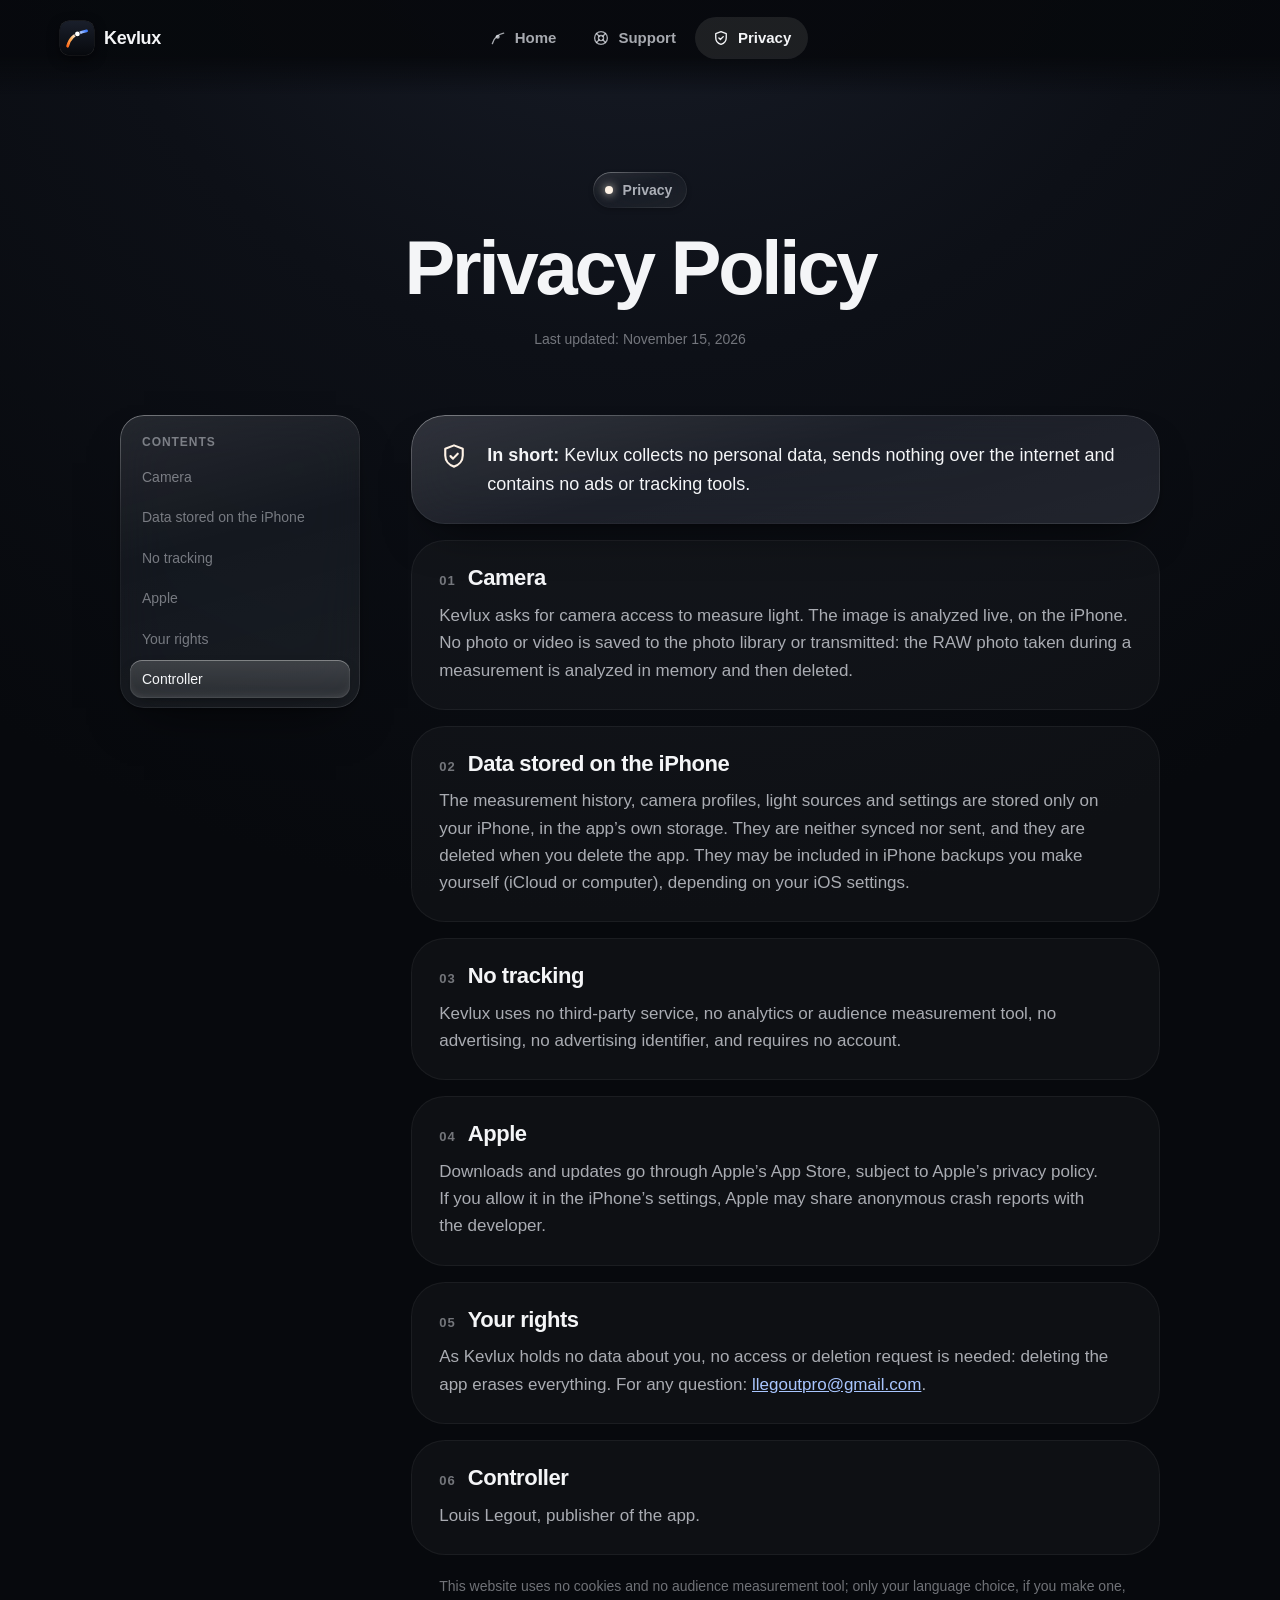
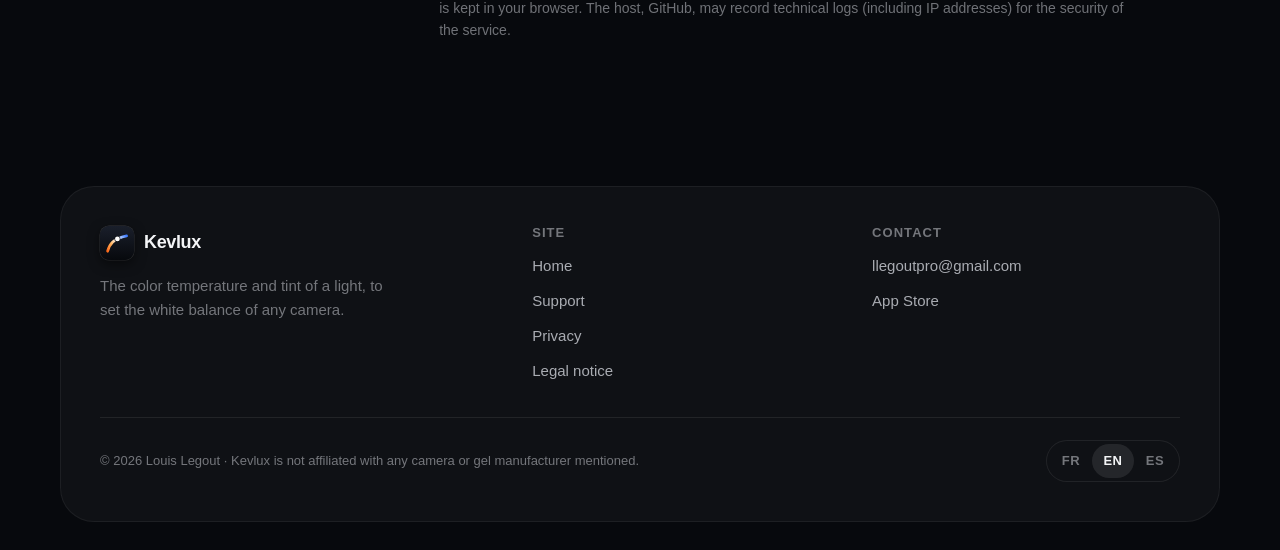
<file: confidentialite.html>
<!doctype html>
<html lang="fr">
<head>
  <meta charset="utf-8">
  <meta name="viewport" content="width=device-width, initial-scale=1, viewport-fit=cover">
  <title data-i18n="privacy.meta.title">Kevlux — Confidentialité</title>
  <meta name="description" content="Politique de confidentialité de Kevlux : aucune donnée collectée." data-i18n-attr="content:privacy.meta.desc">
  <meta name="theme-color" content="#07090d">
  <link rel="icon" href="assets/img/kevlux-mark.svg" type="image/svg+xml">
  <link rel="apple-touch-icon" href="assets/img/apple-touch-icon.png">
  <link rel="stylesheet" href="assets/css/base/tokens.css">
  <link rel="stylesheet" href="assets/css/base/base.css">
  <link rel="stylesheet" href="assets/css/components/glass.css">
  <link rel="stylesheet" href="assets/css/components/controls.css">
  <link rel="stylesheet" href="assets/css/layout/site.css">
  <link rel="stylesheet" href="assets/css/pages/doc.css">
  <script src="assets/js/core/lang.js"></script>
  <script src="assets/js/core/i18n.js" defer></script>
  <script src="assets/js/ui/glass.js" defer></script>
  <script src="assets/js/ui/reveal.js" defer></script>
  <script src="assets/js/ui/toc.js" defer></script>
</head>
<body data-page="privacy">
  <a class="skip-link" href="#contenu" data-i18n="common.skip">Aller au contenu</a>
  <div class="ambient" aria-hidden="true"><span class="ambient-warm"></span><span class="ambient-cool"></span><span class="ambient-light"></span></div>

  <header class="site-header">
    <a class="brand" href="index.html">
      <img src="assets/img/kevlux-mark.svg" alt="" width="34" height="34">
      <span>Kevlux</span>
    </a>
    <nav class="tabbar glass glass-strong" aria-label="Navigation principale" data-i18n-attr="aria-label:nav.label">
      <a href="index.html">
        <svg viewBox="0 0 24 24" fill="none" stroke="currentColor" stroke-width="1.9" stroke-linecap="round" aria-hidden="true"><path d="M4.5 19.5C6.5 12 10.5 7.5 19.5 5.5"/><circle cx="11.6" cy="10.2" r="2.7" fill="currentColor" stroke="none"/></svg>
        <span data-i18n="nav.home">Accueil</span>
      </a>
      <a href="assistance.html">
        <svg viewBox="0 0 24 24" fill="none" stroke="currentColor" stroke-width="1.8" stroke-linecap="round" aria-hidden="true"><circle cx="12" cy="12" r="8.5"/><circle cx="12" cy="12" r="3.4"/><path d="m6 6 3.6 3.6m4.8 4.8L18 18m0-12-3.6 3.6m-4.8 4.8L6 18"/></svg>
        <span data-i18n="nav.support">Assistance</span>
      </a>
      <a href="confidentialite.html" aria-current="page">
        <span class="glass-pill tab-pill" aria-hidden="true"></span>
        <svg viewBox="0 0 24 24" fill="none" stroke="currentColor" stroke-width="1.8" stroke-linecap="round" stroke-linejoin="round" aria-hidden="true"><path d="M12 3.5 5 6.2v5.4c0 4.2 2.9 7.6 7 8.9 4.1-1.3 7-4.7 7-8.9V6.2z"/><path d="m9.2 12.1 2 2 3.8-3.9"/></svg>
        <span data-i18n="nav.privacy">Confidentialité</span>
      </a>
    </nav>
  </header>

  <main id="contenu">
    <section class="page-hero container">
      <svg class="page-arc" viewBox="200 260 640 540" aria-hidden="true"><defs><linearGradient id="page-arc-grad" gradientUnits="userSpaceOnUse" x1="230" y1="760" x2="800" y2="300"><stop offset="0" stop-color="#FF6A1A"/><stop offset=".3" stop-color="#FFB15C"/><stop offset=".55" stop-color="#FFF3E6"/><stop offset=".78" stop-color="#A9C6FF"/><stop offset="1" stop-color="#3D7BFF"/></linearGradient></defs><path d="M230 760C287 548 388 389 800 300" pathLength="1" fill="none" stroke="url(#page-arc-grad)" stroke-width="34" stroke-linecap="round"/></svg>
      <p class="eyebrow glass reveal"><span class="dot"></span><span data-i18n="nav.privacy">Confidentialité</span></p>
      <h1 class="reveal" style="--d:.08s" data-i18n="privacy.title">Politique de confidentialité</h1>
      <p class="page-date reveal" style="--d:.16s" data-i18n="privacy.date">Dernière mise à jour : 12 novembre 2026</p>
    </section>

    <div class="container doc">
      <nav class="doc-toc glass" aria-labelledby="toc-title" data-toc>
        <p id="toc-title" data-i18n="common.toc">Sommaire</p>
        <span class="glass-pill toc-pill" aria-hidden="true"></span>
        <ol>
          <li><a href="#camera" data-i18n="privacy.camera.title">Caméra</a></li>
          <li><a href="#donnees" data-i18n="privacy.data.title">Données enregistrées sur l’iPhone</a></li>
          <li><a href="#suivi" data-i18n="privacy.tracking.title">Aucun suivi</a></li>
          <li><a href="#apple" data-i18n="privacy.apple.title">Apple</a></li>
          <li><a href="#droits" data-i18n="privacy.rights.title">Vos droits</a></li>
          <li><a href="#responsable" data-i18n="privacy.controller.title">Responsable</a></li>
        </ol>
      </nav>

      <article class="doc-body">
        <div class="doc-summary glass glass-strong reveal">
          <svg viewBox="0 0 24 24" fill="none" stroke="currentColor" stroke-width="1.7" stroke-linecap="round" stroke-linejoin="round" aria-hidden="true"><path d="M12 3.5 5 6.2v5.4c0 4.2 2.9 7.6 7 8.9 4.1-1.3 7-4.7 7-8.9V6.2z"/><path d="m9.2 12.1 2 2 3.8-3.9"/></svg>
          <p data-i18n="privacy.summary"><strong>En bref :</strong> Kevlux ne collecte aucune donnée personnelle, n’envoie rien sur Internet et ne contient ni publicité ni outil de suivi.</p>
        </div>

        <section class="doc-section reveal" id="camera">
          <h2 data-i18n="privacy.camera.title">Caméra</h2>
          <p data-i18n="privacy.camera.text">Kevlux demande l’accès à la caméra pour mesurer la lumière. L’image est analysée en direct, sur l’iPhone. Aucune photo ni vidéo n’est enregistrée dans la photothèque ni transmise : la photo RAW prise pendant une mesure est analysée en mémoire puis effacée.</p>
        </section>

        <section class="doc-section reveal" id="donnees">
          <h2 data-i18n="privacy.data.title">Données enregistrées sur l’iPhone</h2>
          <p data-i18n="privacy.data.text">L’historique des mesures, les profils de caméras, les sources de lumière et les réglages sont stockés uniquement sur votre iPhone, dans l’espace de l’application. Ils ne sont ni synchronisés ni envoyés, et ils sont supprimés lorsque vous supprimez l’application. Ils peuvent figurer dans les sauvegardes de l’iPhone que vous faites vous-même (iCloud ou ordinateur), selon vos réglages iOS.</p>
        </section>

        <section class="doc-section reveal" id="suivi">
          <h2 data-i18n="privacy.tracking.title">Aucun suivi</h2>
          <p data-i18n="privacy.tracking.text">Kevlux n’utilise aucun service tiers, aucun outil de statistiques ou de mesure d’audience, aucune publicité, aucun identifiant publicitaire et ne demande aucun compte.</p>
        </section>

        <section class="doc-section reveal" id="apple">
          <h2 data-i18n="privacy.apple.title">Apple</h2>
          <p data-i18n="privacy.apple.text">Le téléchargement et les mises à jour passent par l’App Store d’Apple, soumis à la politique de confidentialité d’Apple. Si vous l’acceptez dans les réglages de l’iPhone, Apple peut partager avec le développeur des rapports de plantage anonymes.</p>
        </section>

        <section class="doc-section reveal" id="droits">
          <h2 data-i18n="privacy.rights.title">Vos droits</h2>
          <p data-i18n="privacy.rights.text">Kevlux ne détenant aucune donnée vous concernant, aucune demande d’accès ou de suppression n’est nécessaire : supprimer l’application efface tout. Pour toute question : <a href="mailto:llegoutpro@gmail.com">llegoutpro@gmail.com</a>.</p>
        </section>

        <section class="doc-section reveal" id="responsable">
          <h2 data-i18n="privacy.controller.title">Responsable</h2>
          <p data-i18n="privacy.controller.text">Louis Legout, éditeur de l’application.</p>
        </section>

        <p class="doc-note" data-i18n="site.siteNote">Ce site n’utilise ni cookie ni outil de mesure d’audience ; seul votre choix de langue, si vous en faites un, est conservé dans votre navigateur. L’hébergeur, GitHub, peut enregistrer des journaux techniques (dont l’adresse IP) pour la sécurité du service.</p>
      </article>
    </div>
  </main>

  <footer class="site-footer container">
    <div class="footer-card">
      <div class="footer-brand">
        <a class="brand" href="index.html"><img src="assets/img/kevlux-mark.svg" alt="" width="34" height="34"><span>Kevlux</span></a>
        <p data-i18n="footer.tagline">La température et la teinte d’une lumière, pour régler la balance des blancs de n’importe quelle caméra.</p>
      </div>
      <nav class="footer-col" aria-labelledby="f-site">
        <h2 id="f-site" data-i18n="footer.site">Site</h2>
        <ul>
          <li><a href="index.html" data-i18n="nav.home">Accueil</a></li>
          <li><a href="assistance.html" data-i18n="nav.support">Assistance</a></li>
          <li><a href="confidentialite.html" data-i18n="nav.privacy">Confidentialité</a></li>
          <li><a href="mentions-legales.html" data-i18n="nav.legal">Mentions légales</a></li>
        </ul>
      </nav>
      <div class="footer-col">
        <h2 data-i18n="footer.contact">Contact</h2>
        <ul>
          <li><a href="mailto:llegoutpro@gmail.com?subject=Kevlux">llegoutpro@gmail.com</a></li>
          <li><a href="https://apps.apple.com/app/kevlux/id6834944271">App Store</a></li>
        </ul>
      </div>
      <div class="footer-bottom">
        <p class="footer-legal" data-i18n="footer.legal">© 2026 Louis Legout · Kevlux n’est affilié à aucun fabricant de caméras ou de gélatines cité.</p>
      <div class="lang-switch" role="group" aria-label="Langue" data-i18n-attr="aria-label:lang.label">
        <span class="glass-pill lang-pill" aria-hidden="true"></span>
        <button type="button" data-lang-btn="fr" lang="fr" aria-label="Français" aria-pressed="true">FR</button>
        <button type="button" data-lang-btn="en" lang="en" aria-label="English" aria-pressed="false">EN</button>
        <button type="button" data-lang-btn="es" lang="es" aria-label="Español" aria-pressed="false">ES</button>
      </div>
      </div>
    </div>
  </footer>
</body>
</html>
</file>
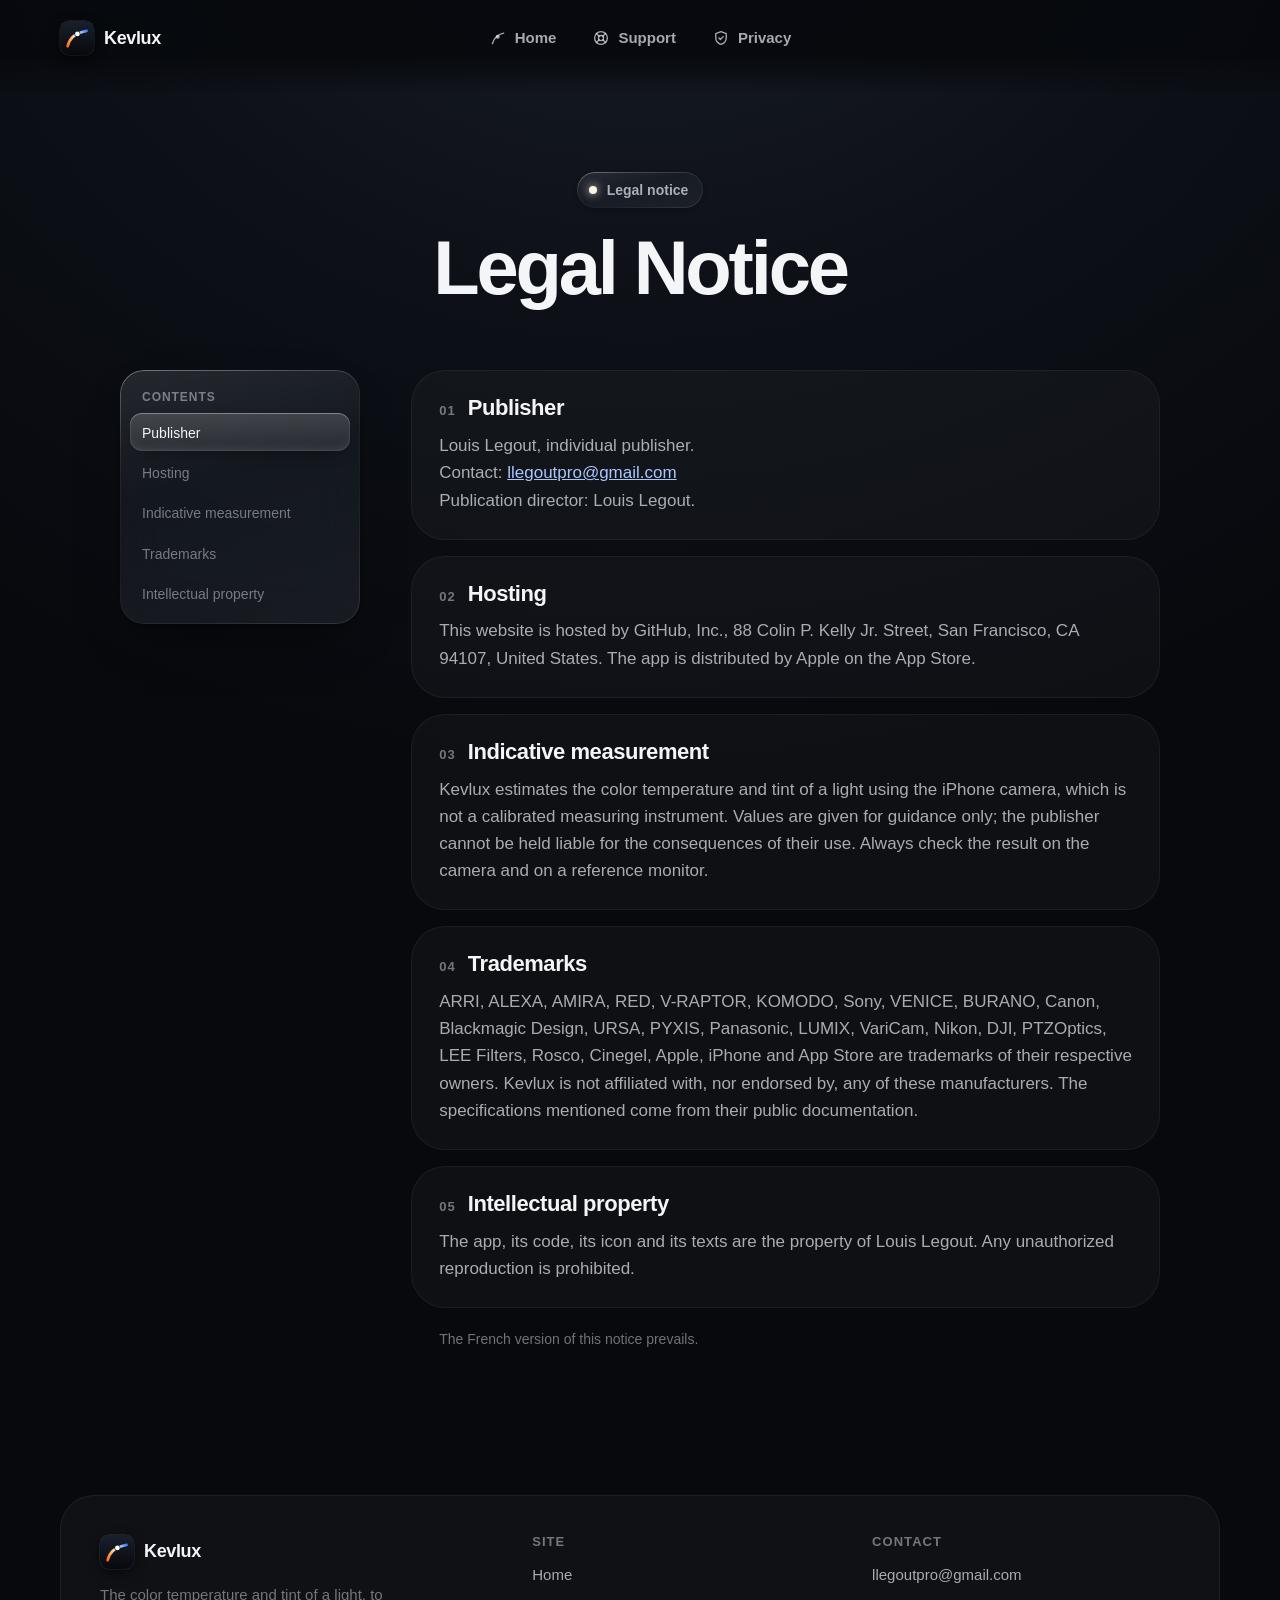
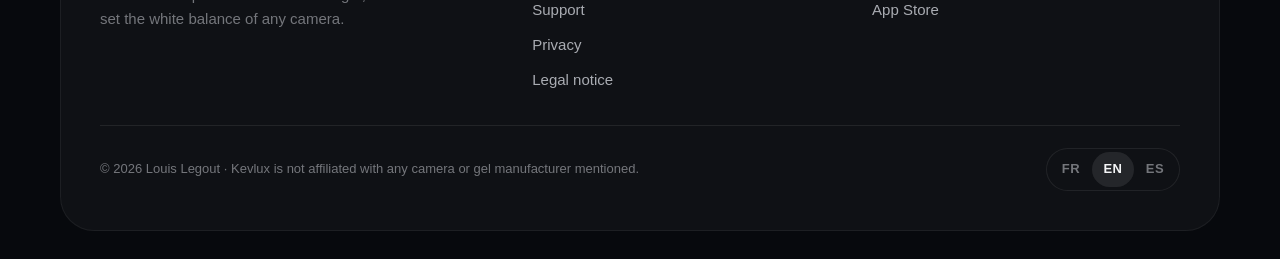
<file: mentions-legales.html>
<!doctype html>
<html lang="fr">
<head>
  <meta charset="utf-8">
  <meta name="viewport" content="width=device-width, initial-scale=1, viewport-fit=cover">
  <title data-i18n="legal.meta.title">Kevlux — Mentions légales</title>
  <meta name="description" content="Mentions légales de l’application Kevlux." data-i18n-attr="content:legal.meta.desc">
  <meta name="theme-color" content="#07090d">
  <link rel="icon" href="assets/img/kevlux-mark.svg" type="image/svg+xml">
  <link rel="apple-touch-icon" href="assets/img/apple-touch-icon.png">
  <link rel="stylesheet" href="assets/css/base/tokens.css">
  <link rel="stylesheet" href="assets/css/base/base.css">
  <link rel="stylesheet" href="assets/css/components/glass.css">
  <link rel="stylesheet" href="assets/css/components/controls.css">
  <link rel="stylesheet" href="assets/css/layout/site.css">
  <link rel="stylesheet" href="assets/css/pages/doc.css">
  <script src="assets/js/core/lang.js"></script>
  <script src="assets/js/core/i18n.js" defer></script>
  <script src="assets/js/ui/glass.js" defer></script>
  <script src="assets/js/ui/reveal.js" defer></script>
  <script src="assets/js/ui/toc.js" defer></script>
</head>
<body data-page="legal">
  <a class="skip-link" href="#contenu" data-i18n="common.skip">Aller au contenu</a>
  <div class="ambient" aria-hidden="true"><span class="ambient-warm"></span><span class="ambient-cool"></span><span class="ambient-light"></span></div>

  <header class="site-header">
    <a class="brand" href="index.html">
      <img src="assets/img/kevlux-mark.svg" alt="" width="34" height="34">
      <span>Kevlux</span>
    </a>
    <nav class="tabbar glass glass-strong" aria-label="Navigation principale" data-i18n-attr="aria-label:nav.label">
      <a href="index.html">
        <svg viewBox="0 0 24 24" fill="none" stroke="currentColor" stroke-width="1.9" stroke-linecap="round" aria-hidden="true"><path d="M4.5 19.5C6.5 12 10.5 7.5 19.5 5.5"/><circle cx="11.6" cy="10.2" r="2.7" fill="currentColor" stroke="none"/></svg>
        <span data-i18n="nav.home">Accueil</span>
      </a>
      <a href="assistance.html">
        <svg viewBox="0 0 24 24" fill="none" stroke="currentColor" stroke-width="1.8" stroke-linecap="round" aria-hidden="true"><circle cx="12" cy="12" r="8.5"/><circle cx="12" cy="12" r="3.4"/><path d="m6 6 3.6 3.6m4.8 4.8L18 18m0-12-3.6 3.6m-4.8 4.8L6 18"/></svg>
        <span data-i18n="nav.support">Assistance</span>
      </a>
      <a href="confidentialite.html">
        <svg viewBox="0 0 24 24" fill="none" stroke="currentColor" stroke-width="1.8" stroke-linecap="round" stroke-linejoin="round" aria-hidden="true"><path d="M12 3.5 5 6.2v5.4c0 4.2 2.9 7.6 7 8.9 4.1-1.3 7-4.7 7-8.9V6.2z"/><path d="m9.2 12.1 2 2 3.8-3.9"/></svg>
        <span data-i18n="nav.privacy">Confidentialité</span>
      </a>
    </nav>
  </header>

  <main id="contenu">
    <section class="page-hero container">
      <svg class="page-arc" viewBox="200 260 640 540" aria-hidden="true"><defs><linearGradient id="page-arc-grad" gradientUnits="userSpaceOnUse" x1="230" y1="760" x2="800" y2="300"><stop offset="0" stop-color="#FF6A1A"/><stop offset=".3" stop-color="#FFB15C"/><stop offset=".55" stop-color="#FFF3E6"/><stop offset=".78" stop-color="#A9C6FF"/><stop offset="1" stop-color="#3D7BFF"/></linearGradient></defs><path d="M230 760C287 548 388 389 800 300" pathLength="1" fill="none" stroke="url(#page-arc-grad)" stroke-width="34" stroke-linecap="round"/></svg>
      <p class="eyebrow glass reveal"><span class="dot"></span><span data-i18n="nav.legal">Mentions légales</span></p>
      <h1 class="reveal" style="--d:.08s" data-i18n="legal.title">Mentions légales</h1>
    </section>

    <div class="container doc">
      <nav class="doc-toc glass" aria-labelledby="toc-title" data-toc>
        <p id="toc-title" data-i18n="common.toc">Sommaire</p>
        <span class="glass-pill toc-pill" aria-hidden="true"></span>
        <ol>
          <li><a href="#editeur" data-i18n="legal.publisher.title">Éditeur</a></li>
          <li><a href="#hebergement" data-i18n="legal.hosting.title">Hébergement</a></li>
          <li><a href="#mesure" data-i18n="legal.measure.title">Mesure indicative</a></li>
          <li><a href="#marques" data-i18n="legal.marks.title">Marques</a></li>
          <li><a href="#propriete" data-i18n="legal.ip.title">Propriété intellectuelle</a></li>
        </ol>
      </nav>

      <article class="doc-body">
        <section class="doc-section reveal" id="editeur">
          <h2 data-i18n="legal.publisher.title">Éditeur</h2>
          <p data-i18n="legal.publisher.text">Louis Legout, éditeur à titre individuel.<br>Contact : <a href="mailto:llegoutpro@gmail.com">llegoutpro@gmail.com</a><br>Directeur de la publication : Louis Legout.</p>
        </section>

        <section class="doc-section reveal" id="hebergement">
          <h2 data-i18n="legal.hosting.title">Hébergement</h2>
          <p data-i18n="legal.hosting.text">Ce site est hébergé par GitHub, Inc., 88 Colin P. Kelly Jr. Street, San Francisco, CA 94107, États-Unis. L’application est distribuée par Apple sur l’App Store.</p>
        </section>

        <section class="doc-section reveal" id="mesure">
          <h2 data-i18n="legal.measure.title">Mesure indicative</h2>
          <p data-i18n="legal.measure.text">Kevlux estime la température de couleur et la teinte d’une lumière à partir de la caméra de l’iPhone, qui n’est pas un instrument de mesure étalonné. Les valeurs sont fournies à titre indicatif ; l’éditeur ne saurait être tenu responsable des conséquences de leur utilisation. Vérifiez toujours le rendu sur la caméra et sur un moniteur de contrôle.</p>
        </section>

        <section class="doc-section reveal" id="marques">
          <h2 data-i18n="legal.marks.title">Marques</h2>
          <p data-i18n="legal.marks.text">ARRI, ALEXA, AMIRA, RED, V-RAPTOR, KOMODO, Sony, VENICE, BURANO, Canon, Blackmagic Design, URSA, PYXIS, Panasonic, LUMIX, VariCam, Nikon, DJI, PTZOptics, LEE Filters, Rosco, Cinegel, Apple, iPhone et App Store sont des marques de leurs propriétaires respectifs. Kevlux n’est affilié à aucun de ces fabricants, ni approuvé par eux. Les caractéristiques citées proviennent de leur documentation publique.</p>
        </section>

        <section class="doc-section reveal" id="propriete">
          <h2 data-i18n="legal.ip.title">Propriété intellectuelle</h2>
          <p data-i18n="legal.ip.text">L’application, son code, son icône et ses textes sont la propriété de Louis Legout. Toute reproduction non autorisée est interdite.</p>
        </section>

        <p class="doc-note" data-i18n="legal.note"></p>
      </article>
    </div>
  </main>

  <footer class="site-footer container">
    <div class="footer-card">
      <div class="footer-brand">
        <a class="brand" href="index.html"><img src="assets/img/kevlux-mark.svg" alt="" width="34" height="34"><span>Kevlux</span></a>
        <p data-i18n="footer.tagline">La température et la teinte d’une lumière, pour régler la balance des blancs de n’importe quelle caméra.</p>
      </div>
      <nav class="footer-col" aria-labelledby="f-site">
        <h2 id="f-site" data-i18n="footer.site">Site</h2>
        <ul>
          <li><a href="index.html" data-i18n="nav.home">Accueil</a></li>
          <li><a href="assistance.html" data-i18n="nav.support">Assistance</a></li>
          <li><a href="confidentialite.html" data-i18n="nav.privacy">Confidentialité</a></li>
          <li><a href="mentions-legales.html" data-i18n="nav.legal">Mentions légales</a></li>
        </ul>
      </nav>
      <div class="footer-col">
        <h2 data-i18n="footer.contact">Contact</h2>
        <ul>
          <li><a href="mailto:llegoutpro@gmail.com?subject=Kevlux">llegoutpro@gmail.com</a></li>
          <li><a href="https://apps.apple.com/app/kevlux/id6834944271">App Store</a></li>
        </ul>
      </div>
      <div class="footer-bottom">
        <p class="footer-legal" data-i18n="footer.legal">© 2026 Louis Legout · Kevlux n’est affilié à aucun fabricant de caméras ou de gélatines cité.</p>
      <div class="lang-switch" role="group" aria-label="Langue" data-i18n-attr="aria-label:lang.label">
        <span class="glass-pill lang-pill" aria-hidden="true"></span>
        <button type="button" data-lang-btn="fr" lang="fr" aria-label="Français" aria-pressed="true">FR</button>
        <button type="button" data-lang-btn="en" lang="en" aria-label="English" aria-pressed="false">EN</button>
        <button type="button" data-lang-btn="es" lang="es" aria-label="Español" aria-pressed="false">ES</button>
      </div>
      </div>
    </div>
  </footer>
</body>
</html>
</file>
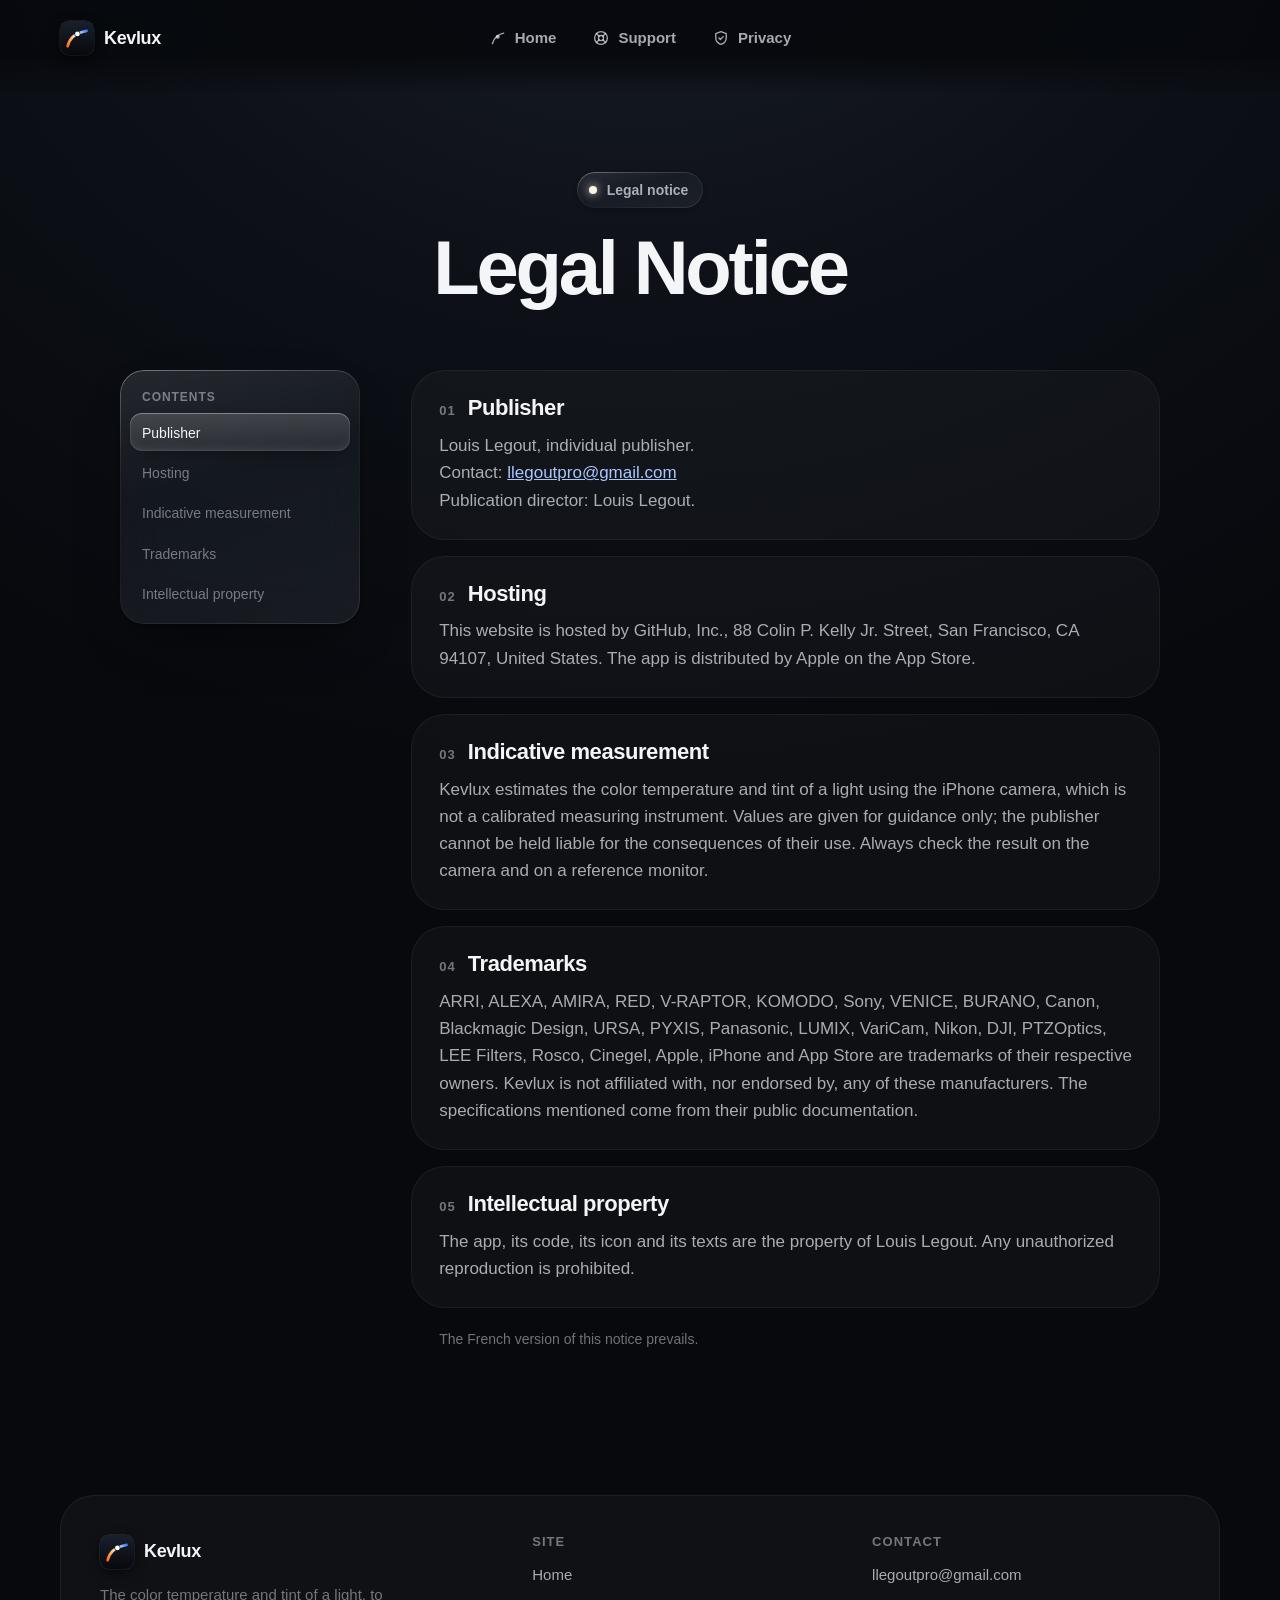
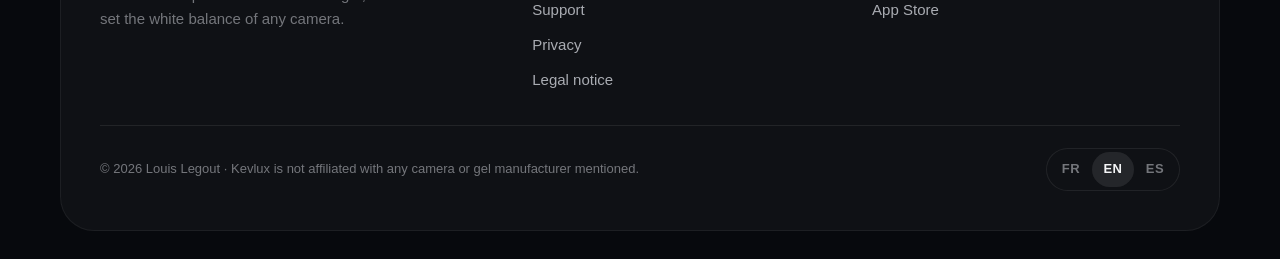
<file: en/legal.html>
<!doctype html>
<html lang="en">
<head>
  <meta charset="utf-8">
  <meta name="viewport" content="width=device-width, initial-scale=1">
  <title>Kevlux</title>
  <meta name="robots" content="noindex">
  <link rel="canonical" href="https://louislgtpro.github.io/kevlux-site/mentions-legales.html">
  <script src="../assets/js/core/legacy.js" data-lang="en" data-to="../mentions-legales.html"></script>
  <meta http-equiv="refresh" content="0; url=../mentions-legales.html">
</head>
<body>
  <p><a href="../mentions-legales.html">Kevlux</a></p>
</body>
</html>
</file>
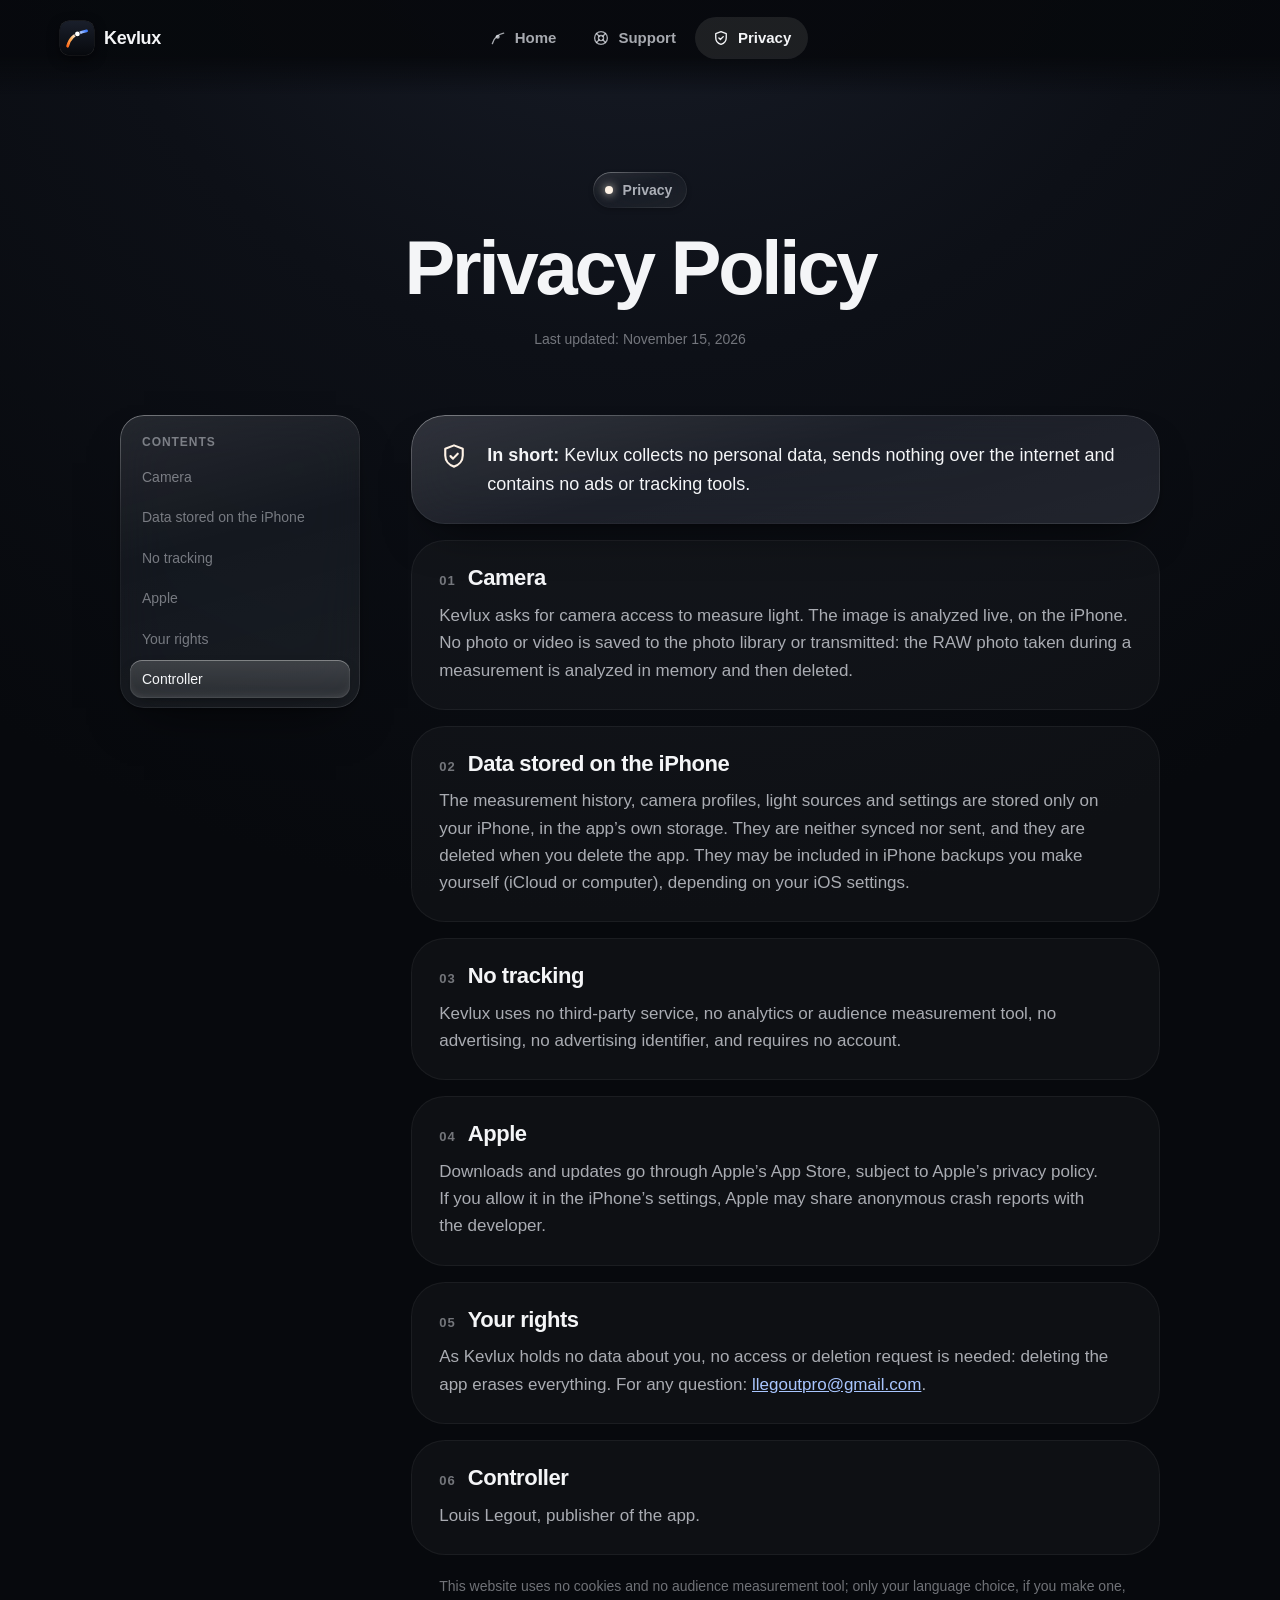
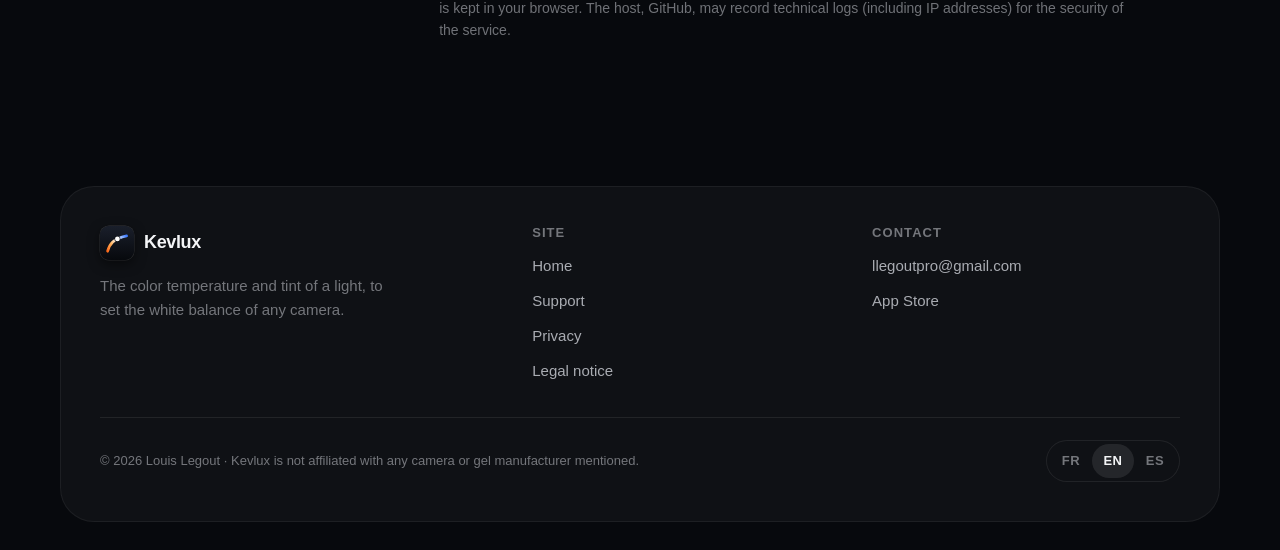
<file: en/privacy.html>
<!doctype html>
<html lang="en">
<head>
  <meta charset="utf-8">
  <meta name="viewport" content="width=device-width, initial-scale=1">
  <title>Kevlux</title>
  <meta name="robots" content="noindex">
  <link rel="canonical" href="https://louislgtpro.github.io/kevlux-site/confidentialite.html">
  <script src="../assets/js/core/legacy.js" data-lang="en" data-to="../confidentialite.html"></script>
  <meta http-equiv="refresh" content="0; url=../confidentialite.html">
</head>
<body>
  <p><a href="../confidentialite.html">Kevlux</a></p>
</body>
</html>
</file>
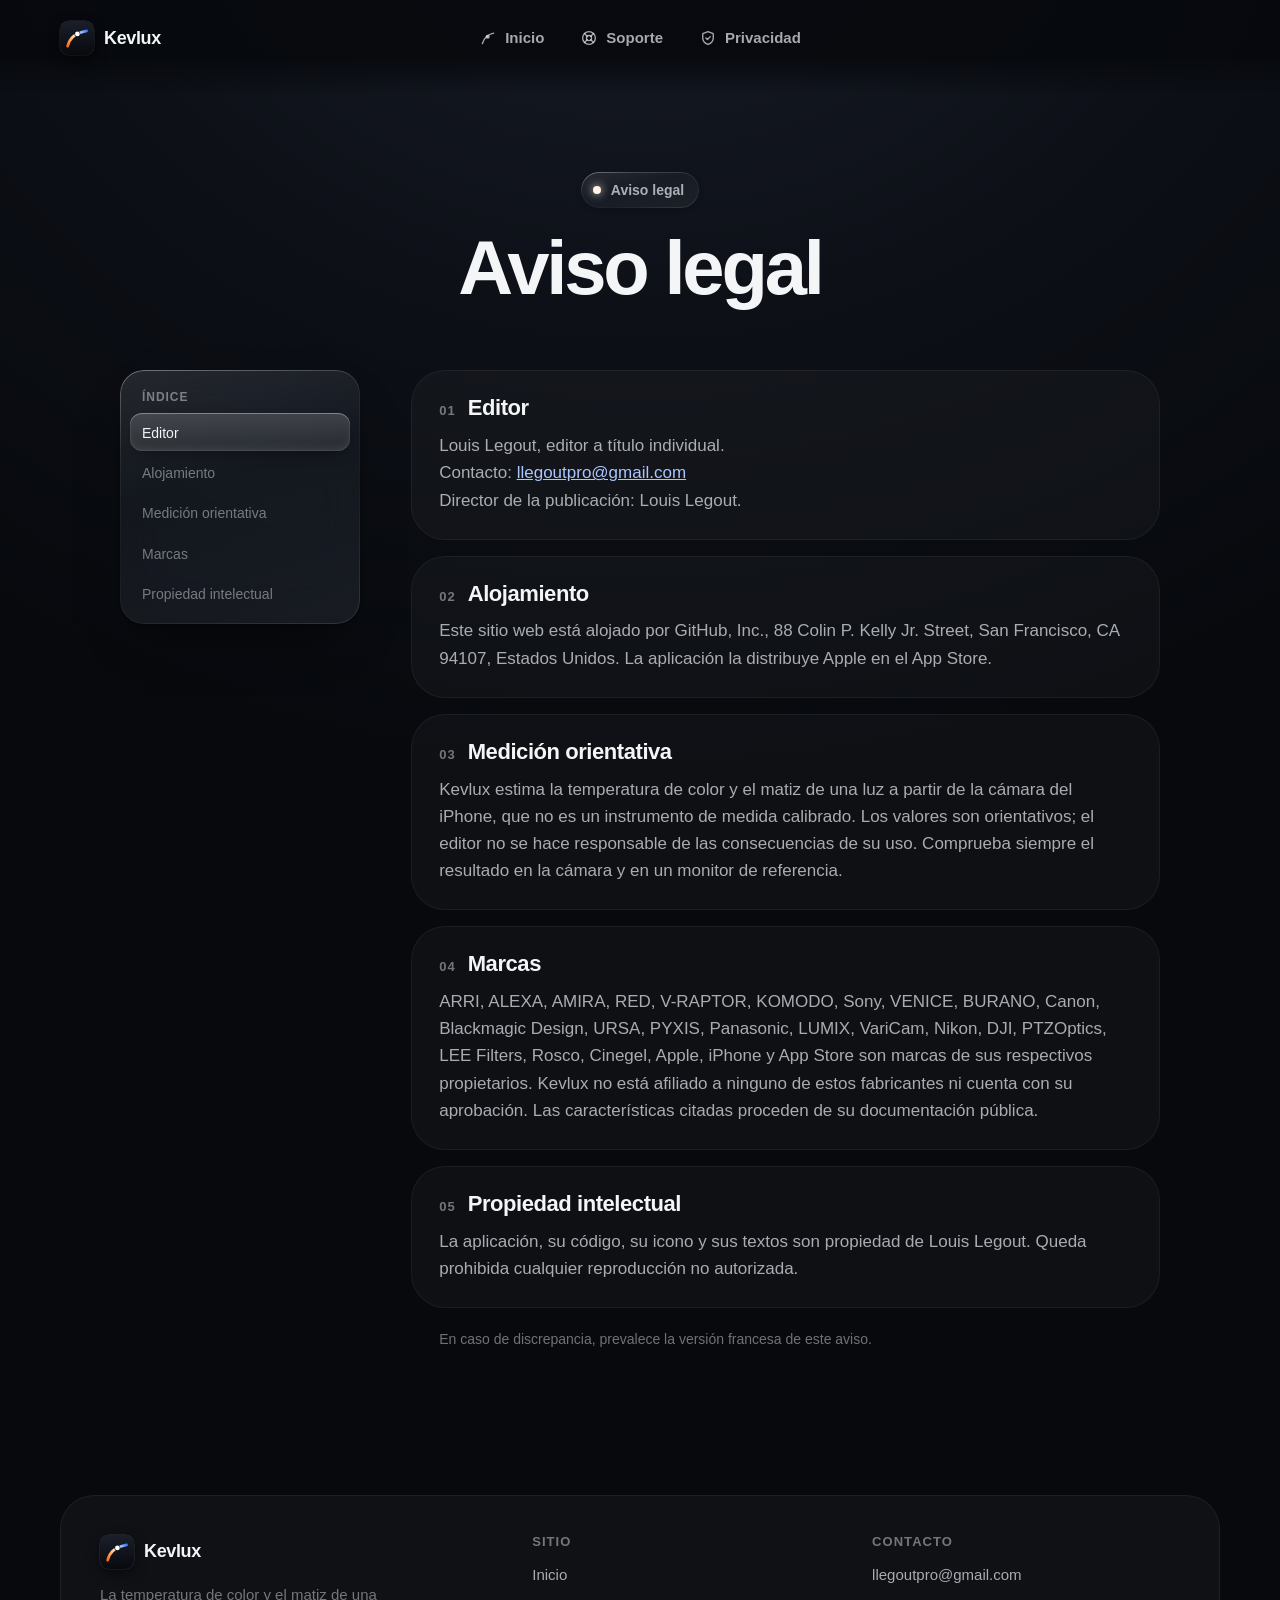
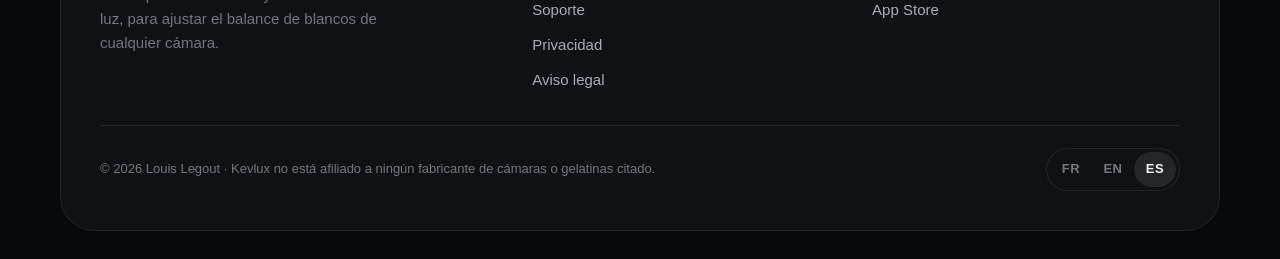
<file: es/aviso-legal.html>
<!doctype html>
<html lang="es">
<head>
  <meta charset="utf-8">
  <meta name="viewport" content="width=device-width, initial-scale=1">
  <title>Kevlux</title>
  <meta name="robots" content="noindex">
  <link rel="canonical" href="https://louislgtpro.github.io/kevlux-site/mentions-legales.html">
  <script src="../assets/js/core/legacy.js" data-lang="es" data-to="../mentions-legales.html"></script>
  <meta http-equiv="refresh" content="0; url=../mentions-legales.html">
</head>
<body>
  <p><a href="../mentions-legales.html">Kevlux</a></p>
</body>
</html>
</file>
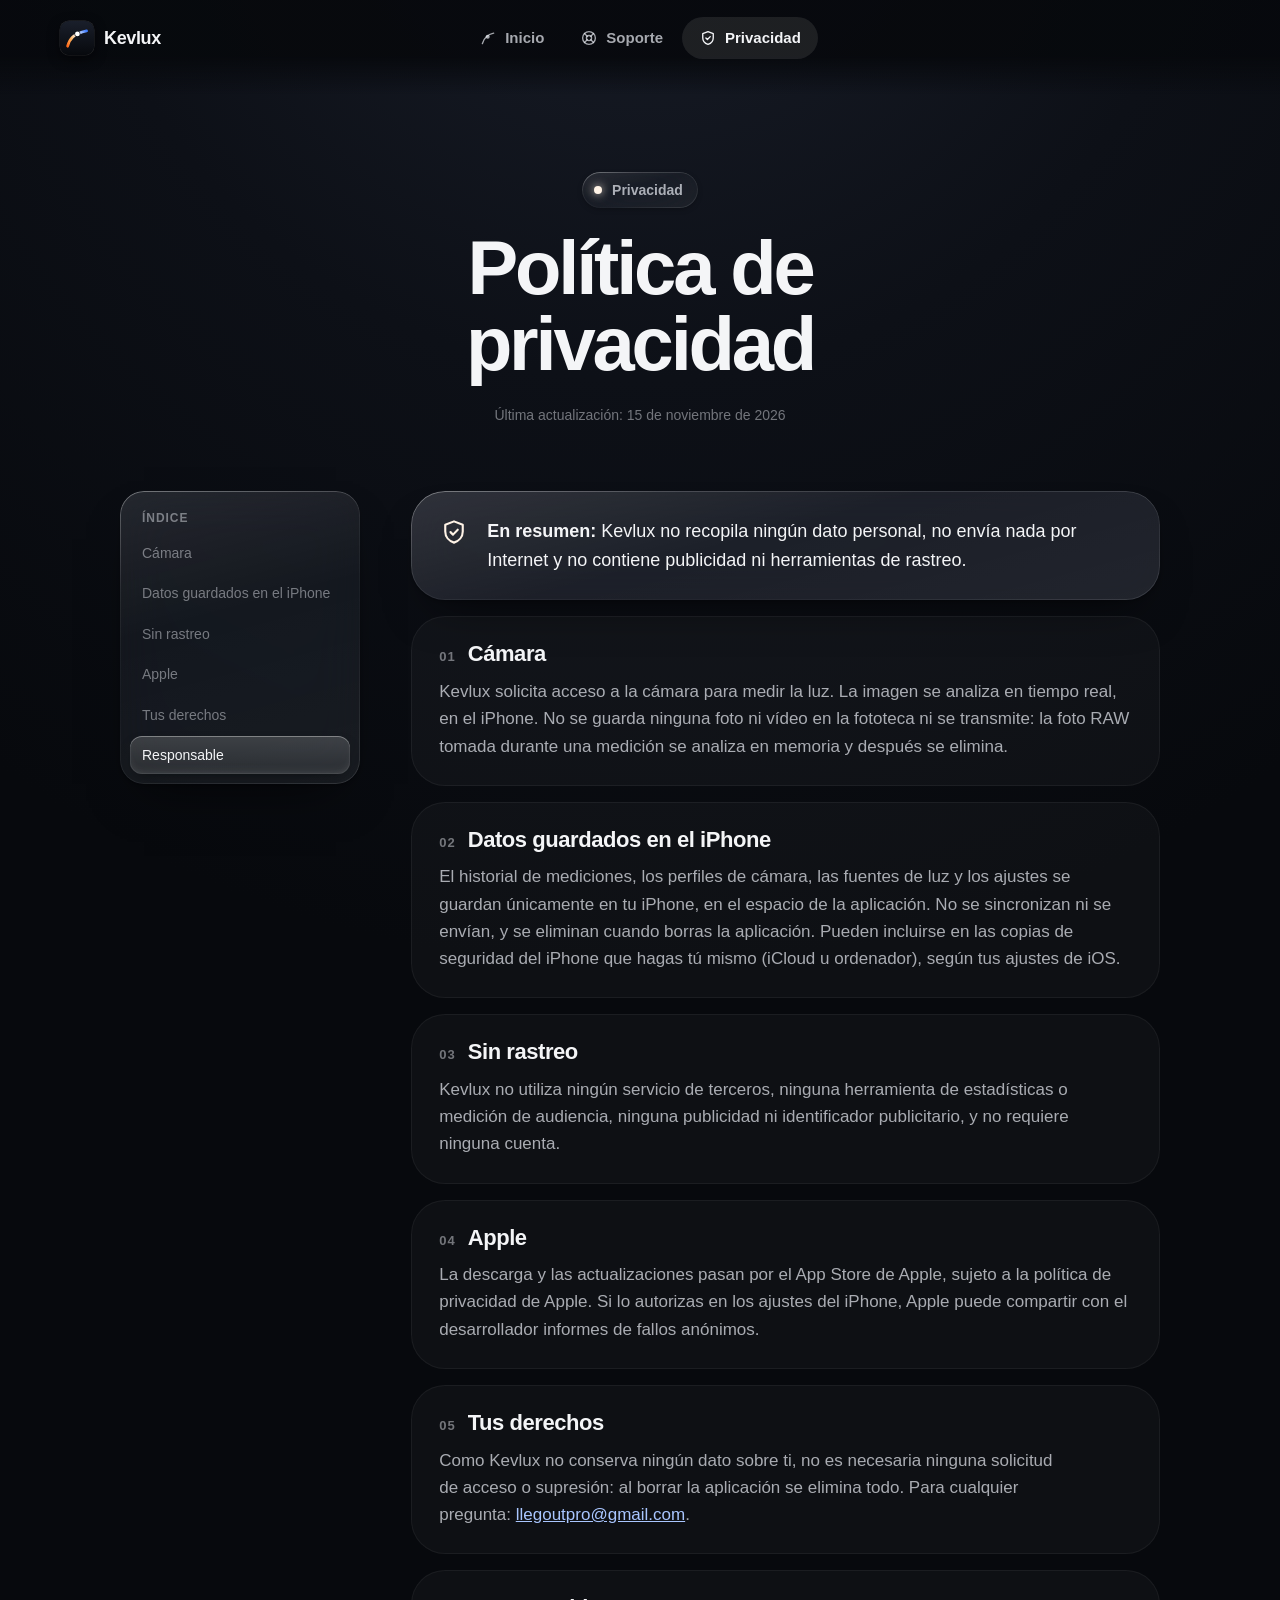
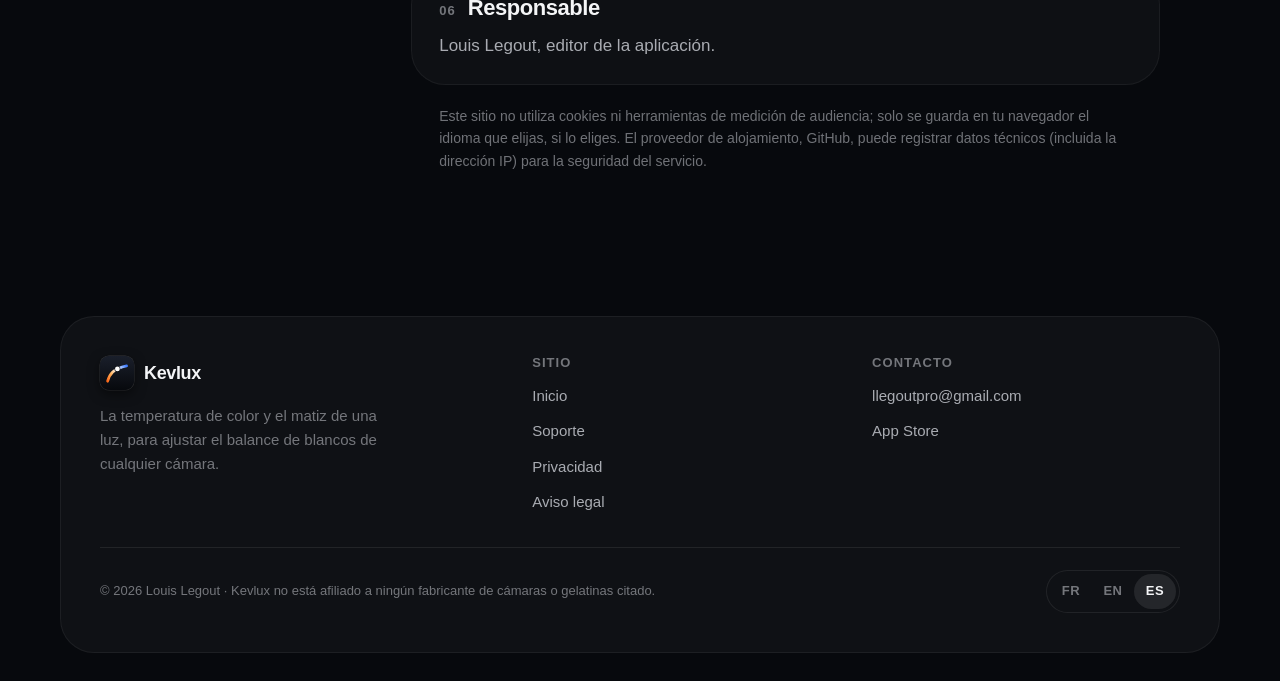
<file: es/privacidad.html>
<!doctype html>
<html lang="es">
<head>
  <meta charset="utf-8">
  <meta name="viewport" content="width=device-width, initial-scale=1">
  <title>Kevlux</title>
  <meta name="robots" content="noindex">
  <link rel="canonical" href="https://louislgtpro.github.io/kevlux-site/confidentialite.html">
  <script src="../assets/js/core/legacy.js" data-lang="es" data-to="../confidentialite.html"></script>
  <meta http-equiv="refresh" content="0; url=../confidentialite.html">
</head>
<body>
  <p><a href="../confidentialite.html">Kevlux</a></p>
</body>
</html>
</file>
<file: assets/css/base/tokens.css>
@property --lit {
  syntax: "<number>";
  inherits: false;
  initial-value: 0;
}

:root {
  color-scheme: dark;

  --bg-0: #07090d;
  --bg-1: #0d1017;
  --bg-2: #1a1f2b;

  --ink: #f4f5f7;
  --ink-2: rgb(235 238 245 / 0.7);
  --ink-3: rgb(235 238 245 / 0.46);
  --line: rgb(255 255 255 / 0.08);

  --amber: #ff6a1a;
  --amber-soft: #ffb15c;
  --cream: #fff3e6;
  --ice: #a9c6ff;
  --blue: #3d7bff;
  --action: #0a84ff;
  --action-hi: #47a3ff;
  --green: #34c759;
  --magenta: #ff3bd4;

  --tint: 255 243 230;

  --locus: linear-gradient(100deg, var(--amber) 0%, var(--amber-soft) 30%, var(--cream) 55%, var(--ice) 78%, var(--blue) 100%);
  --gauge-temp: linear-gradient(90deg, #ff8a2a 0%, #ffc590 34%, #fff1e2 60%, #ffffff 70%, #9cbcff 86%, #3d7bff 100%);
  --gauge-tint: linear-gradient(90deg, #ff2bd6 0%, #f7c3ec 38%, #f1f1f1 50%, #c3ebcb 62%, #34c759 100%);

  --radius-s: 14px;
  --radius-m: 24px;
  --radius-l: 34px;
  --radius-xl: 46px;

  --font: -apple-system, BlinkMacSystemFont, "SF Pro Text", "Segoe UI", Roboto, "Helvetica Neue", Arial, sans-serif;
  --font-display: -apple-system, BlinkMacSystemFont, "SF Pro Display", "Segoe UI", Roboto, "Helvetica Neue", Arial, sans-serif;
  --font-round: ui-rounded, "SF Pro Rounded", var(--font-display);

  --ease-out: cubic-bezier(0.22, 1, 0.36, 1);
  --ease-spring: cubic-bezier(0.34, 1.56, 0.64, 1);
  --ease-liquid: cubic-bezier(0.3, 1.35, 0.45, 1);

  --gutter: clamp(16px, 4vw, 40px);
  --maxw: 1160px;
  --header-h: 76px;
}
</file>
<file: assets/css/base/base.css>
*,
*::before,
*::after {
  box-sizing: border-box;
}

html {
  -webkit-text-size-adjust: 100%;
  text-size-adjust: 100%;
  background: var(--bg-0);
  scroll-behavior: smooth;
  scroll-padding-top: calc(var(--header-h) + 16px);
}

body {
  margin: 0;
  min-height: 100dvh;
  display: flex;
  flex-direction: column;
  font: 400 17px/1.6 var(--font);
  color: var(--ink);
  background: radial-gradient(120% 70% at 50% -10%, var(--bg-2) 0%, var(--bg-1) 38%, var(--bg-0) 75%) no-repeat, var(--bg-0);
  -webkit-font-smoothing: antialiased;
  -moz-osx-font-smoothing: grayscale;
  overflow-x: clip;
  transition: opacity 0.35s var(--ease-out);
}

main {
  flex: 1;
  transition: opacity 0.22s var(--ease-out), filter 0.22s var(--ease-out);
}

img,
svg {
  display: block;
  max-width: 100%;
}

a {
  color: inherit;
}

button {
  font: inherit;
  color: inherit;
}

h1,
h2,
h3 {
  margin: 0;
  font-family: var(--font-display);
  font-weight: 650;
  line-height: 1.08;
  letter-spacing: -0.028em;
  text-wrap: balance;
}

p {
  margin: 0;
  text-wrap: pretty;
}

:focus-visible {
  outline: 2px solid var(--action-hi);
  outline-offset: 3px;
}

::selection {
  background: rgb(61 123 255 / 0.45);
}

.visually-hidden {
  position: absolute;
  width: 1px;
  height: 1px;
  margin: -1px;
  overflow: hidden;
  clip: rect(0 0 0 0);
  white-space: nowrap;
}

.skip-link {
  position: fixed;
  top: 12px;
  left: 12px;
  z-index: 100;
  padding: 10px 16px;
  border-radius: 999px;
  background: var(--action);
  color: #fff;
  font-weight: 600;
  text-decoration: none;
  transform: translateY(-160%);
  transition: transform 0.3s var(--ease-out);
}

.skip-link:focus-visible {
  transform: none;
}

.container {
  width: 100%;
  max-width: calc(var(--maxw) + 2 * var(--gutter));
  margin: 0 auto;
  padding: 0 var(--gutter);
}

.locus-text {
  background: var(--locus);
  -webkit-background-clip: text;
  background-clip: text;
  color: transparent;
  -webkit-box-decoration-break: clone;
  box-decoration-break: clone;
}

.num {
  font-variant-numeric: tabular-nums;
  white-space: nowrap;
}

.is-translating body {
  opacity: 0;
  animation: i18n-fallback 0s linear 1.4s forwards;
}

.is-switching main {
  opacity: 0;
  filter: blur(6px);
}

@keyframes i18n-fallback {
  to {
    opacity: 1;
  }
}

.ambient {
  position: fixed;
  inset: 0;
  z-index: -1;
  overflow: hidden;
  pointer-events: none;
}

.ambient span {
  position: absolute;
  border-radius: 50%;
  will-change: transform;
}

.ambient-warm {
  width: 70vmax;
  height: 70vmax;
  left: -32vmax;
  bottom: -38vmax;
  background: radial-gradient(circle, rgb(255 106 26 / 0.3), rgb(255 106 26 / 0) 62%);
  animation: drift-warm 34s ease-in-out infinite alternate;
}

.ambient-cool {
  width: 64vmax;
  height: 64vmax;
  right: -30vmax;
  top: -30vmax;
  background: radial-gradient(circle, rgb(61 123 255 / 0.3), rgb(61 123 255 / 0) 62%);
  animation: drift-cool 40s ease-in-out infinite alternate;
}

.ambient-light {
  width: 56vmax;
  height: 56vmax;
  left: 50%;
  top: 8vh;
  margin-left: -28vmax;
  background: radial-gradient(circle, rgb(var(--tint) / 0.13), rgb(var(--tint) / 0) 60%);
  transition: background 0.8s var(--ease-out);
}

.ambient::after {
  content: "";
  position: absolute;
  inset: 0;
  opacity: 0.05;
  background-image: url("data:image/svg+xml,%3Csvg xmlns='http://www.w3.org/2000/svg' width='160' height='160'%3E%3Cfilter id='n'%3E%3CfeTurbulence type='fractalNoise' baseFrequency='.9' numOctaves='2' stitchTiles='stitch'/%3E%3C/filter%3E%3Crect width='100%25' height='100%25' filter='url(%23n)'/%3E%3C/svg%3E");
  mix-blend-mode: overlay;
}

@keyframes drift-warm {
  to {
    transform: translate(8vmax, -6vmax) scale(1.08);
  }
}

@keyframes drift-cool {
  to {
    transform: translate(-10vmax, 7vmax) scale(1.12);
  }
}

@view-transition {
  navigation: auto;
}

::view-transition-group(tab-pill) {
  animation-duration: 0.55s;
  animation-timing-function: var(--ease-liquid);
}

::view-transition-old(root),
::view-transition-new(root) {
  animation-duration: 0.32s;
}

.js .reveal {
  opacity: 0;
  transform: translateY(28px) scale(0.985);
  transition: opacity 0.9s var(--ease-out), transform 1s var(--ease-out);
  transition-delay: var(--d, 0s);
}

.js .reveal.is-visible {
  opacity: 1;
  transform: none;
}

@media (prefers-reduced-motion: reduce) {
  html {
    scroll-behavior: auto;
  }

  *,
  *::before,
  *::after {
    animation-duration: 0.01ms !important;
    animation-iteration-count: 1 !important;
    transition-duration: 0.01ms !important;
  }

  .js .reveal {
    opacity: 1;
    transform: none;
  }
}
</file>
<file: assets/css/components/glass.css>
.glass {
  --rim: 160deg;
  --mx: 50%;
  --my: -200px;
  position: relative;
  isolation: isolate;
  border-radius: var(--radius-m);
  background:
    linear-gradient(165deg, rgb(255 255 255 / 0.1) 0%, rgb(255 255 255 / 0.035) 42%, rgb(255 255 255 / 0.055) 100%),
    rgb(18 21 29 / 0.38);
  -webkit-backdrop-filter: blur(24px) saturate(140%);
  backdrop-filter: blur(24px) saturate(140%);
  box-shadow:
    inset 0 1px 0 rgb(255 255 255 / 0.1),
    0 24px 48px -24px rgb(0 0 0 / 0.65),
    0 2px 6px -2px rgb(0 0 0 / 0.4);
}

.glass::before,
.glass::after {
  content: "";
  position: absolute;
  inset: 0;
  z-index: -1;
  border-radius: inherit;
  pointer-events: none;
}

.glass::before {
  padding: 1px;
  background: linear-gradient(var(--rim), rgb(255 255 255 / 0.3) 0%, rgb(255 255 255 / 0.07) 26%, rgb(255 255 255 / 0.02) 58%, rgb(255 255 255 / 0.12) 100%);
  -webkit-mask: linear-gradient(#000 0 0) content-box, linear-gradient(#000 0 0);
  -webkit-mask-composite: xor;
  mask: linear-gradient(#000 0 0) content-box exclude, linear-gradient(#000 0 0);
}

.glass::after {
  opacity: var(--lit);
  background: radial-gradient(320px circle at var(--mx) var(--my), rgb(255 255 255 / 0.06), rgb(255 255 255 / 0) 62%);
  transition: --lit 0.5s var(--ease-out);
}

.glass.is-lit {
  --lit: 1;
}

.glass-strong {
  background:
    linear-gradient(165deg, rgb(255 255 255 / 0.13) 0%, rgb(255 255 255 / 0.05) 45%, rgb(255 255 255 / 0.07) 100%),
    rgb(22 26 35 / 0.6);
}

.glass-press {
  transition: transform 0.55s var(--ease-spring);
}

.glass-press:active {
  transform: scale(0.97);
  transition-duration: 0.12s;
}

.glass-pill {
  position: absolute;
  z-index: 0;
  border-radius: 999px;
  background: linear-gradient(180deg, rgb(255 255 255 / 0.17), rgb(255 255 255 / 0.08));
  box-shadow:
    inset 0 1px 0 rgb(255 255 255 / 0.3),
    inset 0 0 0 1px rgb(255 255 255 / 0.06),
    inset 0 -6px 12px -8px rgb(255 255 255 / 0.25),
    0 6px 16px -8px rgb(0 0 0 / 0.6);
}

@supports not ((-webkit-backdrop-filter: blur(1px)) or (backdrop-filter: blur(1px))) {
  .glass {
    background: rgb(26 30 40 / 0.94);
  }
}
</file>
<file: assets/css/components/controls.css>
.btn {
  display: inline-flex;
  align-items: center;
  justify-content: center;
  gap: 10px;
  min-height: 52px;
  padding: 0 26px;
  border: 0;
  border-radius: 999px;
  font: 600 17px/1 var(--font);
  letter-spacing: -0.01em;
  text-decoration: none;
  color: var(--ink);
  cursor: pointer;
  white-space: nowrap;
  transition: transform 0.55s var(--ease-spring), box-shadow 0.3s var(--ease-out), filter 0.3s var(--ease-out);
}

.btn svg {
  width: 20px;
  height: 20px;
  flex: none;
}

.btn:active {
  transform: scale(0.95);
  transition-duration: 0.12s;
}

.btn-primary {
  color: #fff;
  background:
    radial-gradient(120% 140% at 30% -20%, rgb(255 255 255 / 0.35), rgb(255 255 255 / 0) 55%),
    linear-gradient(180deg, #2b97ff, #0a7bff);
  box-shadow:
    inset 0 1px 0 rgb(255 255 255 / 0.45),
    inset 0 -3px 8px rgb(0 40 120 / 0.25),
    0 14px 34px -12px rgb(10 132 255 / 0.75),
    0 0 0 1px rgb(10 132 255 / 0.4);
}

.btn-primary:hover {
  filter: brightness(1.08);
  box-shadow:
    inset 0 1px 0 rgb(255 255 255 / 0.5),
    inset 0 -3px 8px rgb(0 40 120 / 0.25),
    0 18px 40px -12px rgb(10 132 255 / 0.9),
    0 0 0 1px rgb(10 132 255 / 0.5);
}

.btn.glass {
  border-radius: 999px;
}

.btn.glass:hover {
  filter: brightness(1.15);
}

.btn-sm {
  min-height: 40px;
  padding: 0 18px;
  font-size: 15px;
}

.chip {
  display: inline-flex;
  align-items: center;
  gap: 8px;
  padding: 7px 14px;
  border: 0;
  border-radius: 999px;
  font-size: 14px;
  font-weight: 550;
  color: var(--ink-2);
  white-space: nowrap;
}

button.chip {
  cursor: pointer;
}

button.chip:hover {
  color: var(--ink);
}

.chip[aria-pressed="true"] {
  color: var(--ink);
  background: linear-gradient(180deg, rgb(255 255 255 / 0.2), rgb(255 255 255 / 0.09));
}

.chip .num {
  color: var(--ink-3);
}

.chip[aria-pressed="true"] .num {
  color: var(--ink-2);
}

.dot {
  width: 8px;
  height: 8px;
  border-radius: 50%;
  flex: none;
  background: var(--cream);
  box-shadow: 0 0 10px rgb(var(--tint) / 0.9);
}

.badge {
  display: inline-flex;
  align-items: center;
  gap: 8px;
  padding: 6px 13px 6px 10px;
  border-radius: 999px;
  font-size: 14px;
  font-weight: 600;
  color: #bdf0c9;
  background: rgb(52 199 89 / 0.2);
  box-shadow: inset 0 0 0 1px rgb(52 199 89 / 0.22);
}

.badge svg {
  width: 16px;
  height: 16px;
}

.badge-neutral {
  color: var(--ink-2);
  background: rgb(255 255 255 / 0.08);
  box-shadow: inset 0 0 0 1px rgb(255 255 255 / 0.08);
}

.gauge {
  --pos: 0.5;
  position: relative;
  height: 8px;
  border-radius: 99px;
  background: var(--gauge-temp);
}

.gauge-tint {
  background: var(--gauge-tint);
}

.gauge-knob {
  position: absolute;
  top: 50%;
  left: calc(var(--pos) * 100%);
  width: 24px;
  height: 24px;
  margin: -12px 0 0 -12px;
  border-radius: 50%;
  background: radial-gradient(circle at 35% 30%, #fff, #e9ebef);
  box-shadow: 0 3px 10px rgb(0 0 0 / 0.5), inset 0 -2px 3px rgb(0 0 0 / 0.12), 0 0 0 0.5px rgb(0 0 0 / 0.3);
}

.gauge-labels {
  display: flex;
  justify-content: space-between;
  margin-top: 8px;
  font-size: 13px;
  color: var(--ink-3);
}

.eyebrow {
  display: inline-flex;
  align-items: center;
  gap: 10px;
  padding: 7px 15px 7px 12px;
  border-radius: 999px;
  font-size: 14px;
  font-weight: 600;
  color: var(--ink-2);
}

.section-head {
  max-width: 720px;
  margin: 0 auto 48px;
  text-align: center;
}

.section-head .kicker {
  display: block;
  margin-bottom: 14px;
  font-size: 14px;
  font-weight: 650;
  letter-spacing: 0.08em;
  text-transform: uppercase;
  color: var(--ink-3);
}

.section-head h2 {
  font-size: clamp(34px, 5vw, 56px);
}

.section-head p {
  margin-top: 18px;
  font-size: clamp(17px, 1.6vw, 20px);
  color: var(--ink-2);
}
</file>
<file: assets/css/layout/site.css>
.site-header {
  position: sticky;
  top: 0;
  z-index: 50;
  display: grid;
  grid-template-columns: 1fr auto 1fr;
  align-items: center;
  gap: 16px;
  height: var(--header-h);
  width: 100%;
  max-width: calc(var(--maxw) + 2 * var(--gutter));
  margin: 0 auto;
  padding: 0 var(--gutter);
}

.site-header::before {
  content: "";
  position: absolute;
  top: 0;
  bottom: -18px;
  left: calc(50% - 50vw);
  width: 100vw;
  z-index: -1;
  background: linear-gradient(180deg, rgb(7 9 13 / 0.94) 60%, rgb(7 9 13 / 0));
  pointer-events: none;
}

.brand {
  justify-self: start;
  display: inline-flex;
  align-items: center;
  gap: 10px;
  padding: 6px 14px 6px 0;
  border-radius: 999px;
  font-family: var(--font-display);
  font-size: 18px;
  font-weight: 650;
  letter-spacing: -0.02em;
  text-decoration: none;
  view-transition-name: brand;
}

.brand img {
  width: 34px;
  height: 34px;
  border-radius: 9px;
  box-shadow: 0 4px 12px rgb(0 0 0 / 0.5), 0 0 0 0.5px rgb(255 255 255 / 0.18);
}

.tabbar {
  display: flex;
  gap: 2px;
  padding: 5px;
  border-radius: 999px;
  view-transition-name: tabbar;
}

.tabbar a {
  position: relative;
  display: flex;
  align-items: center;
  gap: 8px;
  padding: 9px 17px;
  border-radius: 999px;
  font-size: 15px;
  font-weight: 560;
  color: var(--ink-2);
  text-decoration: none;
  white-space: nowrap;
  transition: color 0.25s var(--ease-out), background-color 0.25s var(--ease-out), transform 0.5s var(--ease-spring);
}

.tabbar a > :not(.tab-pill) {
  position: relative;
  z-index: 1;
}

.tabbar a:hover {
  color: var(--ink);
  background-color: rgb(255 255 255 / 0.05);
}

.tabbar a:active {
  transform: scale(0.94);
  transition-duration: 0.12s;
}

.tabbar a[aria-current="page"] {
  color: var(--ink);
  background-color: transparent;
}

.tabbar svg {
  width: 18px;
  height: 18px;
  flex: none;
}

.tab-pill {
  inset: 0;
  view-transition-name: tab-pill;
}

.lang-switch {
  position: relative;
  justify-self: end;
  display: flex;
  padding: 4px;
  border-radius: 999px;
  view-transition-name: lang-switch;
}

.lang-switch button {
  position: relative;
  z-index: 1;
  min-width: 42px;
  padding: 7px 10px;
  border: 0;
  border-radius: 999px;
  background: none;
  font-size: 13px;
  font-weight: 650;
  letter-spacing: 0.04em;
  color: var(--ink-3);
  cursor: pointer;
  transition: color 0.3s var(--ease-out);
}

.lang-switch button:hover {
  color: var(--ink-2);
}

.lang-switch button[aria-pressed="true"] {
  color: var(--ink);
}

.tab-pill,
.lang-pill {
  background: rgb(255 255 255 / 0.09);
  box-shadow: none;
}

.lang-pill {
  top: 4px;
  bottom: 4px;
  left: 0;
  width: 42px;
  transform: translateX(4px);
}

@media (min-width: 760px) {
  .tabbar.glass {
    background: none;
    box-shadow: none;
    -webkit-backdrop-filter: none;
    backdrop-filter: none;
  }

  .tabbar.glass::before,
  .tabbar.glass::after {
    display: none;
  }
}

@media (max-width: 759px) {
  :root {
    --header-h: 64px;
  }

  .site-header {
    grid-template-columns: 1fr auto;
  }

  .brand {
    padding-right: 14px;
    font-size: 17px;
  }

  .brand img {
    width: 30px;
    height: 30px;
    border-radius: 8px;
  }

  .tabbar {
    position: fixed;
    left: 50%;
    bottom: calc(14px + env(safe-area-inset-bottom));
    z-index: 60;
    padding: 6px;
    transform: translateX(-50%);
  }

  .tabbar a {
    flex-direction: column;
    gap: 3px;
    min-width: 92px;
    padding: 8px 12px 7px;
    font-size: 11px;
    font-weight: 600;
  }

  .tabbar svg {
    width: 23px;
    height: 23px;
  }

  body {
    padding-bottom: calc(96px + env(safe-area-inset-bottom));
  }
}

.site-footer {
  margin-top: clamp(80px, 12vw, 140px);
  padding-bottom: 28px;
}

.footer-card {
  display: grid;
  grid-template-columns: 1.3fr 1fr 1fr;
  gap: 32px;
  padding: clamp(24px, 4vw, 40px);
  border-radius: var(--radius-l);
  background: rgb(255 255 255 / 0.03);
  box-shadow: inset 0 0 0 1px rgb(255 255 255 / 0.06);
}

.footer-brand {
  display: grid;
  gap: 14px;
  align-content: start;
}

.footer-brand .brand {
  padding: 0;
  view-transition-name: none;
}

.footer-brand p {
  max-width: 300px;
  font-size: 15px;
  color: var(--ink-3);
}

.footer-col h2 {
  margin-bottom: 12px;
  font-size: 13px;
  font-weight: 650;
  letter-spacing: 0.08em;
  text-transform: uppercase;
  color: var(--ink-3);
}

.footer-col ul {
  display: grid;
  gap: 8px;
  margin: 0;
  padding: 0;
  list-style: none;
}

.footer-col a {
  font-size: 15px;
  color: var(--ink-2);
  text-decoration: none;
  transition: color 0.2s;
}

.footer-col a:hover {
  color: var(--ink);
}

.footer-bottom {
  grid-column: 1 / -1;
  display: flex;
  flex-wrap: wrap;
  align-items: center;
  justify-content: space-between;
  gap: 16px;
  padding-top: 22px;
  border-top: 1px solid var(--line);
}

.footer-legal {
  font-size: 13px;
  color: var(--ink-3);
}

.footer-bottom .lang-switch {
  box-shadow: inset 0 0 0 1px var(--line);
}

@media (max-width: 759px) {
  .footer-card {
    grid-template-columns: 1fr 1fr;
  }

  .footer-brand {
    grid-column: 1 / -1;
  }
}
</file>
<file: assets/css/pages/home.css>
.hero {
  display: grid;
  grid-template-columns: minmax(0, 1.05fr) minmax(0, 1fr);
  align-items: center;
  gap: clamp(32px, 5vw, 72px);
  padding-top: clamp(28px, 6vw, 72px);
  padding-bottom: clamp(40px, 6vw, 80px);
}

.hero-copy {
  display: grid;
  gap: 26px;
  justify-items: start;
}

.hero-title {
  font-size: clamp(46px, 7.2vw, 92px);
  font-weight: 700;
  line-height: 0.98;
  letter-spacing: -0.045em;
}

.hero-lead {
  max-width: 34ch;
  font-size: clamp(18px, 1.8vw, 22px);
  line-height: 1.5;
  color: var(--ink-2);
}

.hero-actions {
  display: flex;
  flex-wrap: wrap;
  gap: 12px;
}

.hero-meta {
  font-size: 14px;
  color: var(--ink-3);
}

.instrument {
  display: grid;
  gap: 16px;
  padding: 20px;
  border-radius: var(--radius-xl);
}

.instrument-head {
  display: flex;
  align-items: center;
  justify-content: space-between;
  gap: 12px;
}

.instrument-mired {
  font-size: 14px;
  color: var(--ink-3);
}

.plate {
  position: relative;
  overflow: hidden;
  border-radius: 28px;
  background: radial-gradient(120% 90% at 30% 100%, rgb(255 106 26 / 0.07), transparent 60%), linear-gradient(180deg, #11141c, #07090d);
  box-shadow: inset 0 0 0 1px rgb(255 255 255 / 0.06), inset 0 20px 40px -30px rgb(0 0 0 / 0.9);
}

.locus {
  width: 100%;
  height: auto;
  aspect-ratio: 680 / 545;
  touch-action: none;
  user-select: none;
  -webkit-user-select: none;
}

.locus-hit {
  cursor: pointer;
}

.glow-stop {
  stop-color: rgb(var(--tint));
}

.locus-dot {
  cursor: grab;
  outline: none;
}

.locus-dot .dot-core {
  transition: transform 0.45s var(--ease-spring);
  transform-box: fill-box;
  transform-origin: center;
}

.locus-dot .dot-ring {
  opacity: 0;
  transform-box: fill-box;
  transform-origin: center;
  transform: scale(0.8);
  transition: opacity 0.3s var(--ease-out), transform 0.45s var(--ease-spring);
}

.locus-dot:focus-visible .dot-ring,
.is-dragging .locus-dot .dot-ring {
  opacity: 0.6;
  transform: scale(1);
}

.is-dragging .locus-dot {
  cursor: grabbing;
}

.is-dragging .locus-dot .dot-core,
.locus-dot:hover .dot-core {
  transform: scale(1.08);
}

.locus-ticks line {
  stroke: rgb(255 255 255 / 0.4);
  stroke-width: 3;
  stroke-linecap: round;
}

.locus-ticks text {
  fill: rgb(235 238 245 / 0.55);
  font: 600 21px var(--font);
  font-variant-numeric: tabular-nums;
}

.plate-hint {
  position: absolute;
  top: 16px;
  left: 20px;
  max-width: 46%;
  line-height: 1.4;
  font-size: 13px;
  color: var(--ink-3);
  transition: opacity 0.6s var(--ease-out);
}

.plate.was-touched .plate-hint {
  opacity: 0;
}

.presets {
  display: flex;
  flex-wrap: wrap;
  gap: 8px;
}

.readout {
  display: grid;
  gap: 12px;
  padding: 4px 6px 2px;
}

.readout-value {
  display: flex;
  align-items: baseline;
  gap: 10px;
  font-family: var(--font-display);
  font-size: clamp(52px, 5.4vw, 72px);
  font-weight: 700;
  line-height: 1;
  letter-spacing: -0.035em;
}

.readout-unit {
  font-size: 0.86em;
}

.readout .gauge {
  margin-top: 10px;
}

.readout .gauge-knob {
  transition: left 0.08s linear;
}

.readout-duv {
  display: flex;
  justify-content: space-between;
  gap: 12px;
  font-size: 17px;
}

.readout-duv > span:last-child {
  color: var(--ink-3);
}

.readout-note {
  display: flex;
  gap: 10px;
  align-items: flex-start;
  font-size: 13px;
  line-height: 1.45;
  color: var(--ink-3);
}

.readout-note svg {
  width: 16px;
  height: 16px;
  flex: none;
  margin-top: 1px;
}

.facts {
  display: grid;
  grid-template-columns: repeat(4, minmax(0, 1fr));
  gap: 14px;
}

.fact {
  display: grid;
  gap: 4px;
  padding: 20px 22px;
  border-radius: var(--radius-m);
}

.fact strong {
  font-family: var(--font-display);
  font-size: 30px;
  font-weight: 700;
  letter-spacing: -0.03em;
  line-height: 1.1;
}

.fact > span {
  font-size: 14px;
  color: var(--ink-3);
}

.section {
  padding-top: clamp(80px, 12vw, 150px);
}

.steps {
  display: grid;
  grid-template-columns: repeat(3, minmax(0, 1fr));
  gap: 18px;
  margin: 0;
  padding: 0;
  list-style: none;
}

.step {
  display: grid;
  align-content: start;
  gap: 12px;
  padding: 18px 18px 28px;
  border-radius: var(--radius-l);
}

.step h3 {
  padding: 0 8px;
  font-size: 22px;
}

.step p {
  padding: 0 8px;
  font-size: 16px;
  color: var(--ink-2);
}

.step-index {
  padding: 8px 8px 0;
  font-size: 13px;
  font-weight: 700;
  letter-spacing: 0.1em;
  color: var(--ink-3);
}

.step-art {
  position: relative;
  display: grid;
  place-items: center;
  height: 200px;
  overflow: hidden;
  border-radius: 22px;
  background: linear-gradient(180deg, #12151d, #0a0c11);
  box-shadow: inset 0 0 0 1px rgb(255 255 255 / 0.05);
}

.art-card {
  width: 46%;
  height: 72%;
  border-radius: 6px;
  background: linear-gradient(160deg, #8a8d93, #66696f);
  box-shadow: 0 18px 30px -12px rgb(0 0 0 / 0.8), inset 0 0 0 4px #d9dce1;
  transform: rotate(-4deg);
}

.art-reticle {
  position: absolute;
  inset: 26% 30%;
  animation: aim 3.2s var(--ease-out) infinite;
}

.art-reticle i {
  position: absolute;
  width: 18px;
  height: 18px;
  border: 0 solid #fff;
}

.art-reticle i:nth-child(1) {
  top: 0;
  left: 0;
  border-width: 2px 0 0 2px;
}

.art-reticle i:nth-child(2) {
  top: 0;
  right: 0;
  border-width: 2px 2px 0 0;
}

.art-reticle i:nth-child(3) {
  bottom: 0;
  left: 0;
  border-width: 0 0 2px 2px;
}

.art-reticle i:nth-child(4) {
  bottom: 0;
  right: 0;
  border-width: 0 2px 2px 0;
}

.art-cross {
  position: absolute;
  width: 16px;
  height: 16px;
  background: linear-gradient(#fff, #fff) center / 100% 1.5px no-repeat, linear-gradient(#fff, #fff) center / 1.5px 100% no-repeat;
  opacity: 0.85;
}

@keyframes aim {
  0%,
  100% {
    transform: scale(1.18);
    opacity: 0.4;
  }
  45%,
  80% {
    transform: scale(1);
    opacity: 1;
  }
}

.art-measure svg {
  width: 150px;
  height: 150px;
  transform: rotate(-90deg);
}

.art-ring {
  stroke-dasharray: 100;
  stroke-dashoffset: 100;
  animation: ring 3.2s var(--ease-out) infinite;
}

@keyframes ring {
  0% {
    stroke-dashoffset: 100;
  }
  45%,
  85% {
    stroke-dashoffset: 0;
    opacity: 1;
  }
  100% {
    stroke-dashoffset: 0;
    opacity: 0;
  }
}

.art-value {
  position: absolute;
  display: grid;
  justify-items: center;
  gap: 2px;
  font-family: var(--font-display);
  font-size: 22px;
  font-weight: 700;
  letter-spacing: -0.02em;
}

.art-value small {
  font-size: 13px;
  font-weight: 500;
  color: var(--ink-3);
  letter-spacing: 0;
}

.art-lcd {
  display: grid;
  gap: 10px;
  width: 72%;
  padding: 18px 18px 22px;
  border-radius: 14px;
  background: linear-gradient(180deg, #1b1f28, #0f1218);
  box-shadow: inset 0 0 0 1px rgb(255 255 255 / 0.08), 0 20px 30px -16px rgb(0 0 0 / 0.9);
}

.art-lcd-label {
  font-size: 12px;
  font-weight: 700;
  letter-spacing: 0.16em;
  color: var(--amber-soft);
}

.art-lcd-value {
  font-family: ui-monospace, "SF Mono", Menlo, monospace;
  font-size: 28px;
  font-weight: 600;
}

.art-tint {
  height: 6px;
  margin-top: 6px;
}

.art-tint .gauge-knob {
  width: 18px;
  height: 18px;
  margin: -9px 0 0 -9px;
  animation: tint-settle 3.2s var(--ease-spring) infinite;
}

@keyframes tint-settle {
  0%,
  20% {
    left: 70%;
  }
  55%,
  100% {
    left: 50%;
  }
}

.showcase {
  display: grid;
  grid-template-columns: minmax(0, 0.8fr) minmax(0, 1fr);
  align-items: center;
  gap: clamp(32px, 6vw, 88px);
  max-width: 980px;
  margin: 0 auto;
}

.phone {
  justify-self: center;
  width: min(100%, 330px);
  perspective: 1400px;
}

.phone-frame {
  position: relative;
  padding: 11px;
  border-radius: 56px;
  background: linear-gradient(145deg, #3a3f4a, #15181e 40%, #2a2e36 70%, #0d0f13);
  box-shadow:
    inset 0 0 0 1.5px rgb(255 255 255 / 0.14),
    inset 0 0 0 4px #07090d,
    0 50px 90px -40px rgb(0 0 0 / 0.95),
    0 0 120px -30px rgb(var(--tint) / 0.25);
  transform: rotateY(-8deg) rotateX(4deg);
  transition: transform 1.2s var(--ease-out);
}

.phone:hover .phone-frame {
  transform: rotateY(0) rotateX(0);
}

.phone-screen {
  position: relative;
  overflow: hidden;
  aspect-ratio: 600 / 1304;
  border-radius: 46px;
  background: #000;
}

.phone-screen img {
  position: absolute;
  inset: 0;
  width: 100%;
  height: 100%;
  object-fit: cover;
  opacity: 0;
  transform: scale(1.04);
  filter: blur(8px);
  transition: opacity 0.7s var(--ease-out), transform 0.9s var(--ease-out), filter 0.7s var(--ease-out);
}

.phone-screen img.is-active {
  opacity: 1;
  transform: none;
  filter: none;
}

.phone-island {
  position: absolute;
  top: 22px;
  left: 50%;
  width: 30%;
  height: 26px;
  margin-left: -15%;
  border-radius: 99px;
  background: #000;
}

.phone-glare {
  position: absolute;
  inset: 11px;
  border-radius: 46px;
  background: linear-gradient(120deg, rgb(255 255 255 / 0.14) 0%, rgb(255 255 255 / 0) 32%);
  pointer-events: none;
}

.show-list {
  display: grid;
  gap: 10px;
}

.show-item {
  position: relative;
  display: grid;
  gap: 4px;
  overflow: hidden;
  padding: 16px 20px 18px;
  border: 0;
  border-radius: 22px;
  text-align: left;
  cursor: pointer;
  background: transparent;
  box-shadow: none;
  -webkit-backdrop-filter: none;
  backdrop-filter: none;
  transition: background-color 0.4s var(--ease-out);
}

.show-item::before {
  opacity: 0;
  transition: opacity 0.4s var(--ease-out);
}

.show-item strong {
  font-size: 18px;
  font-weight: 650;
  letter-spacing: -0.01em;
  color: var(--ink-2);
  transition: color 0.3s;
}

.show-item > span:not(.show-progress) {
  display: grid;
  grid-template-rows: 0fr;
  font-size: 15px;
  line-height: 1.5;
  color: var(--ink-3);
  opacity: 0;
  max-height: 0;
  transition: max-height 0.6s var(--ease-out), opacity 0.5s var(--ease-out);
}

.show-item:hover strong {
  color: var(--ink);
}

.show-item.is-active {
  background:
    linear-gradient(165deg, rgb(255 255 255 / 0.1) 0%, rgb(255 255 255 / 0.035) 42%, rgb(255 255 255 / 0.055) 100%),
    rgb(18 21 29 / 0.38);
  -webkit-backdrop-filter: blur(24px) saturate(140%);
  backdrop-filter: blur(24px) saturate(140%);
  box-shadow: inset 0 1px 0 rgb(255 255 255 / 0.1), 0 24px 48px -24px rgb(0 0 0 / 0.65);
}

.show-item.is-active::before {
  opacity: 1;
}

.show-item.is-active strong {
  color: var(--ink);
}

.show-item.is-active > span:not(.show-progress) {
  max-height: 120px;
  opacity: 1;
}

.show-progress {
  position: absolute;
  left: 20px;
  right: 20px;
  bottom: 8px;
  height: 2px;
  overflow: hidden;
  border-radius: 2px;
  background: rgb(255 255 255 / 0.06);
  opacity: 0;
}

.show-progress::after {
  content: "";
  position: absolute;
  inset: 0;
  background: var(--locus);
  transform: scaleX(0);
  transform-origin: left;
}

.show-item.is-active .show-progress {
  opacity: 1;
}

.show-item.is-active .show-progress::after {
  animation: progress 6s linear forwards;
}

.showcase:hover .show-progress::after,
.showcase.is-paused .show-progress::after {
  animation-play-state: paused;
}

@keyframes progress {
  to {
    transform: scaleX(1);
  }
}

.bento {
  display: grid;
  grid-template-columns: repeat(6, minmax(0, 1fr));
  gap: 16px;
}

.tile {
  display: grid;
  align-content: end;
  gap: 10px;
  min-height: 300px;
  padding: 26px;
  overflow: hidden;
  border-radius: var(--radius-l);
}

.tile h3 {
  font-size: 24px;
}

.tile p {
  font-size: 16px;
  color: var(--ink-2);
}

.tile-methods {
  grid-column: span 4;
}

.tile-tint {
  grid-column: span 2;
}

.tile-catalog {
  grid-column: span 3;
}

.tile-gels {
  grid-column: span 3;
}

.tile-scene,
.tile-privacy {
  grid-column: span 3;
  min-height: 240px;
}

.methods {
  display: grid;
  gap: 10px;
  margin-bottom: 14px;
}

.method {
  display: grid;
  grid-template-columns: 38px 1fr auto;
  align-items: center;
  gap: 14px;
  padding: 10px 16px 10px 10px;
  border-radius: 18px;
  font-size: 15px;
  color: var(--ink-3);
  background: rgb(255 255 255 / 0.035);
  box-shadow: inset 0 0 0 1px rgb(255 255 255 / 0.05);
}

.method b {
  display: grid;
  place-items: center;
  width: 38px;
  height: 38px;
  border-radius: 12px;
  font-family: var(--font-display);
  font-size: 17px;
  color: var(--ink-2);
  background: rgb(255 255 255 / 0.06);
}

.method em {
  font-size: 12px;
  font-style: normal;
  font-weight: 650;
  letter-spacing: 0.06em;
  text-transform: uppercase;
}

.method-main {
  color: var(--ink);
  background: linear-gradient(90deg, rgb(255 177 92 / 0.12), rgb(169 198 255 / 0.1));
  box-shadow: inset 0 0 0 1px rgb(255 255 255 / 0.1);
}

.method-main b {
  color: #0b0d12;
  background: var(--locus);
}

.method-main em {
  color: var(--cream);
}

.tint-demo {
  margin: auto 0 22px;
}

.tint-demo .gauge-knob {
  animation: tint-swing 6s ease-in-out infinite;
}

@keyframes tint-swing {
  0%,
  100% {
    left: 64%;
  }
  33% {
    left: 50%;
  }
  66% {
    left: 31%;
  }
}

.marquee {
  margin: 0 -26px auto;
  overflow: hidden;
  -webkit-mask: linear-gradient(90deg, transparent, #000 15%, #000 85%, transparent);
  mask: linear-gradient(90deg, transparent, #000 15%, #000 85%, transparent);
}

.marquee-track {
  display: flex;
  gap: 12px;
  width: max-content;
  padding: 6px 0;
  animation: marquee 32s linear infinite;
}

.marquee-track span {
  padding: 12px 20px;
  border-radius: 999px;
  font-family: var(--font-display);
  font-size: 18px;
  font-weight: 650;
  letter-spacing: -0.01em;
  color: var(--ink-2);
  background: rgb(255 255 255 / 0.05);
  box-shadow: inset 0 0 0 1px rgb(255 255 255 / 0.07);
}

@keyframes marquee {
  to {
    transform: translateX(calc(-50% - 6px));
  }
}

.gels {
  display: flex;
  flex-wrap: wrap;
  gap: 10px;
  margin-bottom: auto;
}

.gels span {
  position: relative;
  padding: 26px 14px 10px;
  border-radius: 14px;
  font-size: 13px;
  font-weight: 650;
  color: #1a1c22;
  background: linear-gradient(160deg, rgb(255 255 255 / 0.55), rgb(255 255 255 / 0) 50%), var(--g);
  box-shadow: inset 0 1px 0 rgb(255 255 255 / 0.7), 0 10px 22px -12px var(--g);
  opacity: 0.92;
  transform: rotate(var(--r, 0deg));
  transition: transform 0.6s var(--ease-spring);
}

.gels span:nth-child(odd) {
  --r: -3deg;
}

.gels span:nth-child(even) {
  --r: 2.5deg;
}

.tile-gels:hover .gels span {
  --r: 0deg;
}

.tile-icon {
  display: grid;
  place-items: center;
  width: 64px;
  height: 64px;
  margin-bottom: auto;
  border-radius: 20px;
  color: var(--cream);
  background: linear-gradient(160deg, rgb(255 255 255 / 0.12), rgb(255 255 255 / 0.03));
  box-shadow: inset 0 1px 0 rgb(255 255 255 / 0.18), inset 0 0 0 1px rgb(255 255 255 / 0.05);
}

.tile-icon svg {
  width: 32px;
  height: 32px;
}

.honest-card {
  display: grid;
  justify-items: center;
  gap: 18px;
  max-width: 920px;
  margin: 0 auto;
  padding: clamp(40px, 7vw, 80px) clamp(22px, 6vw, 72px);
  border-radius: var(--radius-xl);
  text-align: center;
}

.honest-card .kicker {
  font-size: 14px;
  font-weight: 650;
  letter-spacing: 0.08em;
  text-transform: uppercase;
  color: var(--ink-3);
}

.honest-figure {
  font-family: var(--font-display);
  font-size: clamp(54px, 10vw, 128px);
  font-weight: 700;
  line-height: 1;
  letter-spacing: -0.045em;
}

.honest-pm {
  font-size: 0.42em;
  font-weight: 500;
  letter-spacing: -0.02em;
  vertical-align: 0.6em;
  background: var(--locus);
  -webkit-background-clip: text;
  background-clip: text;
  color: transparent;
}

.honest-card h2 {
  max-width: 22ch;
  font-size: clamp(26px, 3.4vw, 40px);
}

.honest-card p:last-child {
  max-width: 60ch;
  font-size: 17px;
  color: var(--ink-2);
}

.cta {
  display: grid;
  justify-items: center;
  gap: 18px;
  text-align: center;
}

.cta-icon {
  width: 128px;
  height: 128px;
  border-radius: 30px;
  box-shadow: 0 30px 60px -20px rgb(0 0 0 / 0.9), 0 0 0 0.5px rgb(255 255 255 / 0.2);
  animation: float 7s ease-in-out infinite;
}

@keyframes float {
  50% {
    transform: translateY(-10px) rotate(-2deg);
  }
}

.cta h2 {
  max-width: 18ch;
  margin-top: 10px;
  font-size: clamp(32px, 4.6vw, 52px);
}

.cta p {
  max-width: 44ch;
  font-size: 18px;
  color: var(--ink-2);
}

.cta .hero-actions {
  justify-content: center;
  margin-top: 8px;
}

@media (max-width: 959px) {
  .hero {
    grid-template-columns: 1fr;
  }

  .hero-copy {
    justify-items: center;
    text-align: center;
  }

  .hero-actions {
    justify-content: center;
  }

  .instrument {
    width: min(100%, 560px);
    justify-self: center;
  }

  .facts {
    grid-template-columns: repeat(2, minmax(0, 1fr));
  }

  .steps {
    grid-template-columns: 1fr;
    max-width: 560px;
    margin: 0 auto;
  }

  .showcase {
    grid-template-columns: 1fr;
  }

  .tile-methods,
  .tile-tint,
  .tile-catalog,
  .tile-gels,
  .tile-scene,
  .tile-privacy {
    grid-column: span 6;
  }
}

@media (max-width: 559px) {
  .instrument {
    padding: 14px;
    border-radius: 34px;
  }

  .plate {
    border-radius: 22px;
  }

  .readout-value {
    font-size: 56px;
  }

  .tile {
    min-height: 0;
    padding: 22px;
  }

  .marquee {
    margin: 0 -22px 14px;
  }

  .phone {
    width: min(78%, 300px);
  }
}

.showcase.is-offscreen .show-progress::after {
  animation-play-state: paused;
}
</file>
<file: assets/css/pages/doc.css>
.page-hero {
  position: relative;
  display: grid;
  justify-items: center;
  gap: 22px;
  padding-top: clamp(40px, 8vw, 96px);
  padding-bottom: clamp(36px, 6vw, 64px);
  text-align: center;
}

.page-arc {
  position: absolute;
  top: -40px;
  left: 50%;
  z-index: -1;
  width: min(760px, 120vw);
  margin-left: calc(min(760px, 120vw) / -2);
  opacity: 0.32;
  pointer-events: none;
  -webkit-mask: linear-gradient(180deg, #000 30%, transparent 90%);
  mask: linear-gradient(180deg, #000 30%, transparent 90%);
}

.page-arc path {
  stroke-dasharray: 1;
  stroke-dashoffset: 1;
  animation: draw-arc 1.8s var(--ease-out) 0.2s forwards;
}

@keyframes draw-arc {
  to {
    stroke-dashoffset: 0;
  }
}

.page-hero h1 {
  max-width: 16ch;
  font-size: clamp(40px, 6.4vw, 76px);
  font-weight: 700;
  letter-spacing: -0.042em;
  line-height: 1;
}

.page-lead {
  max-width: 52ch;
  font-size: clamp(17px, 1.7vw, 20px);
  color: var(--ink-2);
}

.page-date {
  font-size: 14px;
  color: var(--ink-3);
}

.contact-card {
  display: grid;
  grid-template-columns: auto 1fr auto;
  align-items: center;
  gap: clamp(18px, 3vw, 32px);
  max-width: 980px;
  margin: 0 auto;
  padding: clamp(24px, 4vw, 40px);
  border-radius: var(--radius-xl);
}

.contact-icon {
  display: grid;
  place-items: center;
  width: 76px;
  height: 76px;
  border-radius: 24px;
  color: #fff;
  background: radial-gradient(120% 140% at 30% -20%, rgb(255 255 255 / 0.35), rgb(255 255 255 / 0) 55%), linear-gradient(180deg, #2b97ff, #0a7bff);
  box-shadow: inset 0 1px 0 rgb(255 255 255 / 0.45), 0 16px 36px -14px rgb(10 132 255 / 0.8);
}

.contact-icon svg {
  width: 36px;
  height: 36px;
}

.contact-text h2 {
  font-size: clamp(24px, 2.6vw, 30px);
}

.contact-text p {
  margin-top: 8px;
  color: var(--ink-2);
}

.contact-mail {
  display: inline-block;
  margin-top: 10px;
  font-family: var(--font-display);
  font-size: clamp(18px, 2vw, 22px);
  font-weight: 600;
  text-decoration: none;
  background: var(--locus);
  -webkit-background-clip: text;
  background-clip: text;
  color: transparent;
}

.contact-actions {
  display: grid;
  gap: 10px;
}

.copy-btn [data-copied] {
  display: none;
}

.copy-btn.is-copied [data-copy-label] {
  display: none;
}

.copy-btn.is-copied [data-copied] {
  display: inline;
}

.copy-btn.is-copied {
  color: #bdf0c9;
}

.block {
  padding-top: clamp(64px, 9vw, 110px);
}

.block-head {
  max-width: 980px;
  margin: 0 auto 28px;
}

.block-head h2 {
  font-size: clamp(30px, 4vw, 44px);
}

.block-head p {
  margin-top: 10px;
  color: var(--ink-2);
}

.tips {
  display: grid;
  grid-template-columns: repeat(2, minmax(0, 1fr));
  gap: 16px;
  max-width: 980px;
  margin: 0 auto;
  padding: 0;
  list-style: none;
  counter-reset: tip;
}

.tip {
  display: grid;
  grid-template-columns: auto 1fr;
  gap: 18px;
  align-items: start;
  padding: 24px;
  border-radius: var(--radius-l);
}

.tip-icon {
  display: grid;
  place-items: center;
  width: 52px;
  height: 52px;
  border-radius: 16px;
  color: var(--cream);
  background: linear-gradient(160deg, rgb(255 255 255 / 0.13), rgb(255 255 255 / 0.03));
  box-shadow: inset 0 1px 0 rgb(255 255 255 / 0.2), inset 0 0 0 1px rgb(255 255 255 / 0.05);
}

.tip-icon svg {
  width: 26px;
  height: 26px;
}

.tip h3 {
  margin-bottom: 6px;
  font-size: 19px;
  letter-spacing: -0.015em;
}

.tip p {
  font-size: 16px;
  color: var(--ink-2);
}

.faq {
  display: grid;
  gap: 12px;
  max-width: 980px;
  margin: 0 auto;
}

.faq details {
  border-radius: var(--radius-m);
  transition: background-color 0.3s;
}

.faq summary {
  display: flex;
  align-items: center;
  justify-content: space-between;
  gap: 18px;
  padding: 20px 24px;
  font-size: 18px;
  font-weight: 600;
  letter-spacing: -0.01em;
  cursor: pointer;
  list-style: none;
}

.faq summary::-webkit-details-marker {
  display: none;
}

.faq summary::after {
  content: "";
  flex: none;
  width: 30px;
  height: 30px;
  border-radius: 50%;
  background:
    linear-gradient(var(--ink-2), var(--ink-2)) center / 12px 2px no-repeat,
    linear-gradient(var(--ink-2), var(--ink-2)) center / 2px 12px no-repeat,
    rgb(255 255 255 / 0.07);
  transition: transform 0.5s var(--ease-spring), background-color 0.3s;
}

.faq details[open] summary::after {
  transform: rotate(135deg);
}

.faq-answer {
  padding: 0 24px 22px;
  color: var(--ink-2);
  animation: faq-in 0.5s var(--ease-out);
}

.faq-answer a {
  color: var(--ice);
}

@keyframes faq-in {
  from {
    opacity: 0;
    transform: translateY(-6px);
  }
}

.doc {
  display: grid;
  grid-template-columns: 240px minmax(0, 1fr);
  align-items: start;
  gap: clamp(24px, 4vw, 56px);
  max-width: calc(1040px + 2 * var(--gutter));
}

.doc-toc {
  position: sticky;
  top: calc(var(--header-h) + 12px);
  padding: 10px;
  border-radius: var(--radius-m);
}

.doc-toc p {
  padding: 8px 12px 6px;
  font-size: 12px;
  font-weight: 650;
  letter-spacing: 0.08em;
  text-transform: uppercase;
  color: var(--ink-3);
}

.doc-toc ol {
  display: grid;
  gap: 2px;
  margin: 0;
  padding: 0;
  list-style: none;
}

.doc-toc a {
  position: relative;
  z-index: 1;
  display: block;
  padding: 8px 12px;
  border-radius: 12px;
  font-size: 14px;
  color: var(--ink-3);
  text-decoration: none;
  transition: color 0.25s;
}

.doc-toc a:hover,
.doc-toc a[aria-current="true"] {
  color: var(--ink);
}

.toc-pill {
  left: 10px;
  right: 10px;
  top: 0;
  height: 36px;
  border-radius: 12px;
  opacity: 0;
  transition: transform 0.55s var(--ease-liquid), height 0.4s var(--ease-out), opacity 0.3s;
}

.toc-pill.is-ready {
  opacity: 1;
}

.doc-body {
  display: grid;
  gap: 16px;
  min-width: 0;
}

.doc-summary {
  display: flex;
  gap: 18px;
  align-items: flex-start;
  padding: 26px 28px;
  border-radius: var(--radius-l);
  font-size: 18px;
}

.doc-summary svg {
  width: 30px;
  height: 30px;
  flex: none;
  color: var(--cream);
}

.doc-section {
  padding: 26px 28px;
  border-radius: var(--radius-l);
  background: rgb(255 255 255 / 0.028);
  box-shadow: inset 0 0 0 1px rgb(255 255 255 / 0.055);
}

.doc-section h2 {
  display: flex;
  align-items: baseline;
  gap: 12px;
  margin-bottom: 12px;
  font-size: 22px;
  letter-spacing: -0.02em;
}

.doc-section h2::before {
  content: counter(section, decimal-leading-zero);
  counter-increment: section;
  font-size: 13px;
  font-weight: 700;
  letter-spacing: 0.08em;
  color: var(--ink-3);
}

.doc-body {
  counter-reset: section;
}

.doc-section p {
  color: var(--ink-2);
}

.doc-section p + p {
  margin-top: 10px;
}

.doc-section a {
  color: var(--ice);
}

.doc-note {
  padding: 4px 28px;
  font-size: 14px;
  color: var(--ink-3);
}

.doc-note:empty {
  display: none;
}

.lost {
  display: grid;
  justify-items: center;
  gap: 22px;
  padding-top: clamp(40px, 10vw, 120px);
  text-align: center;
}

.lost-figure {
  font-family: var(--font-display);
  font-size: clamp(90px, 18vw, 200px);
  font-weight: 700;
  line-height: 0.9;
  letter-spacing: -0.06em;
  background: var(--locus);
  -webkit-background-clip: text;
  background-clip: text;
  color: transparent;
}

@media (max-width: 859px) {
  .contact-card {
    grid-template-columns: 1fr;
    justify-items: start;
  }

  .contact-actions {
    grid-auto-flow: column;
    justify-content: start;
  }

  .tips {
    grid-template-columns: 1fr;
  }

  .doc {
    grid-template-columns: 1fr;
  }

  .doc-toc {
    display: none;
  }
}

@media (max-width: 479px) {
  .contact-actions {
    grid-auto-flow: row;
    width: 100%;
  }

  .doc-section,
  .doc-summary {
    padding: 22px;
  }

  .faq summary {
    padding: 18px 20px;
    font-size: 17px;
  }

  .faq-answer {
    padding: 0 20px 20px;
  }
}
</file>
